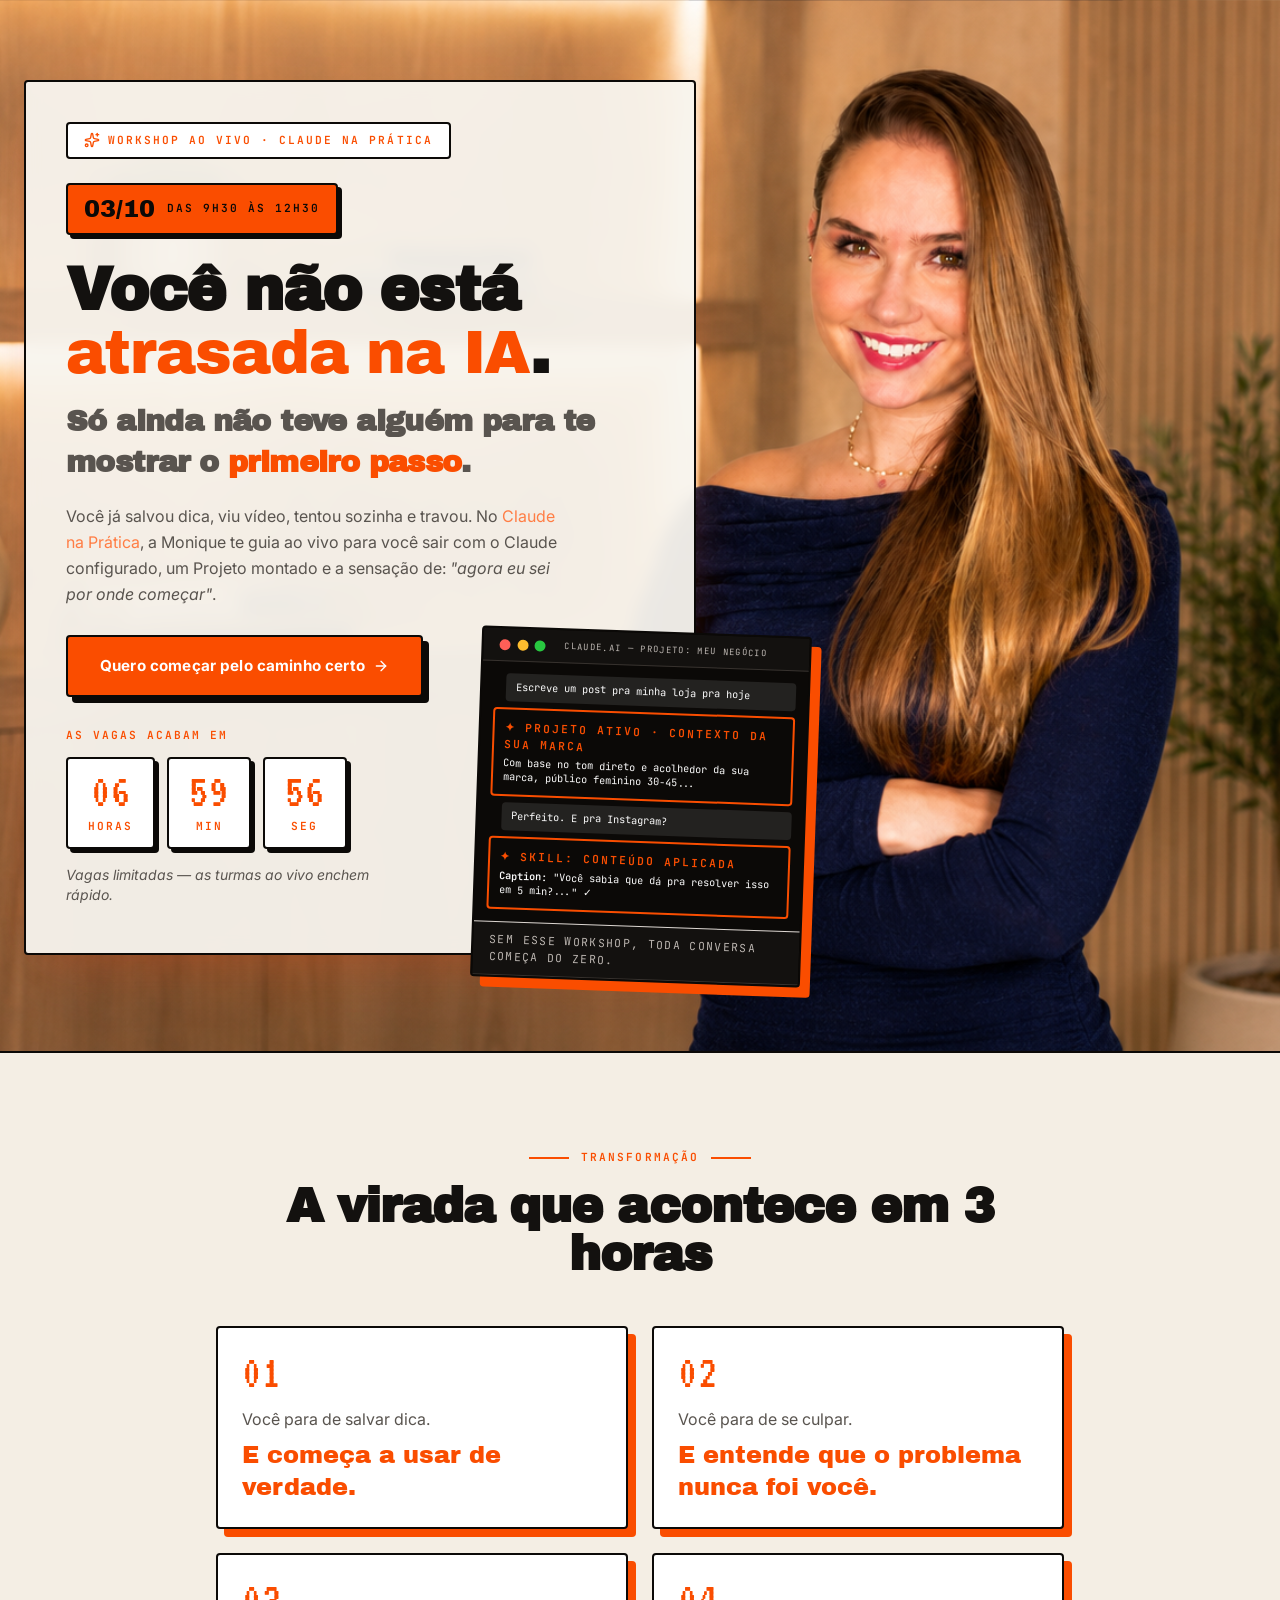
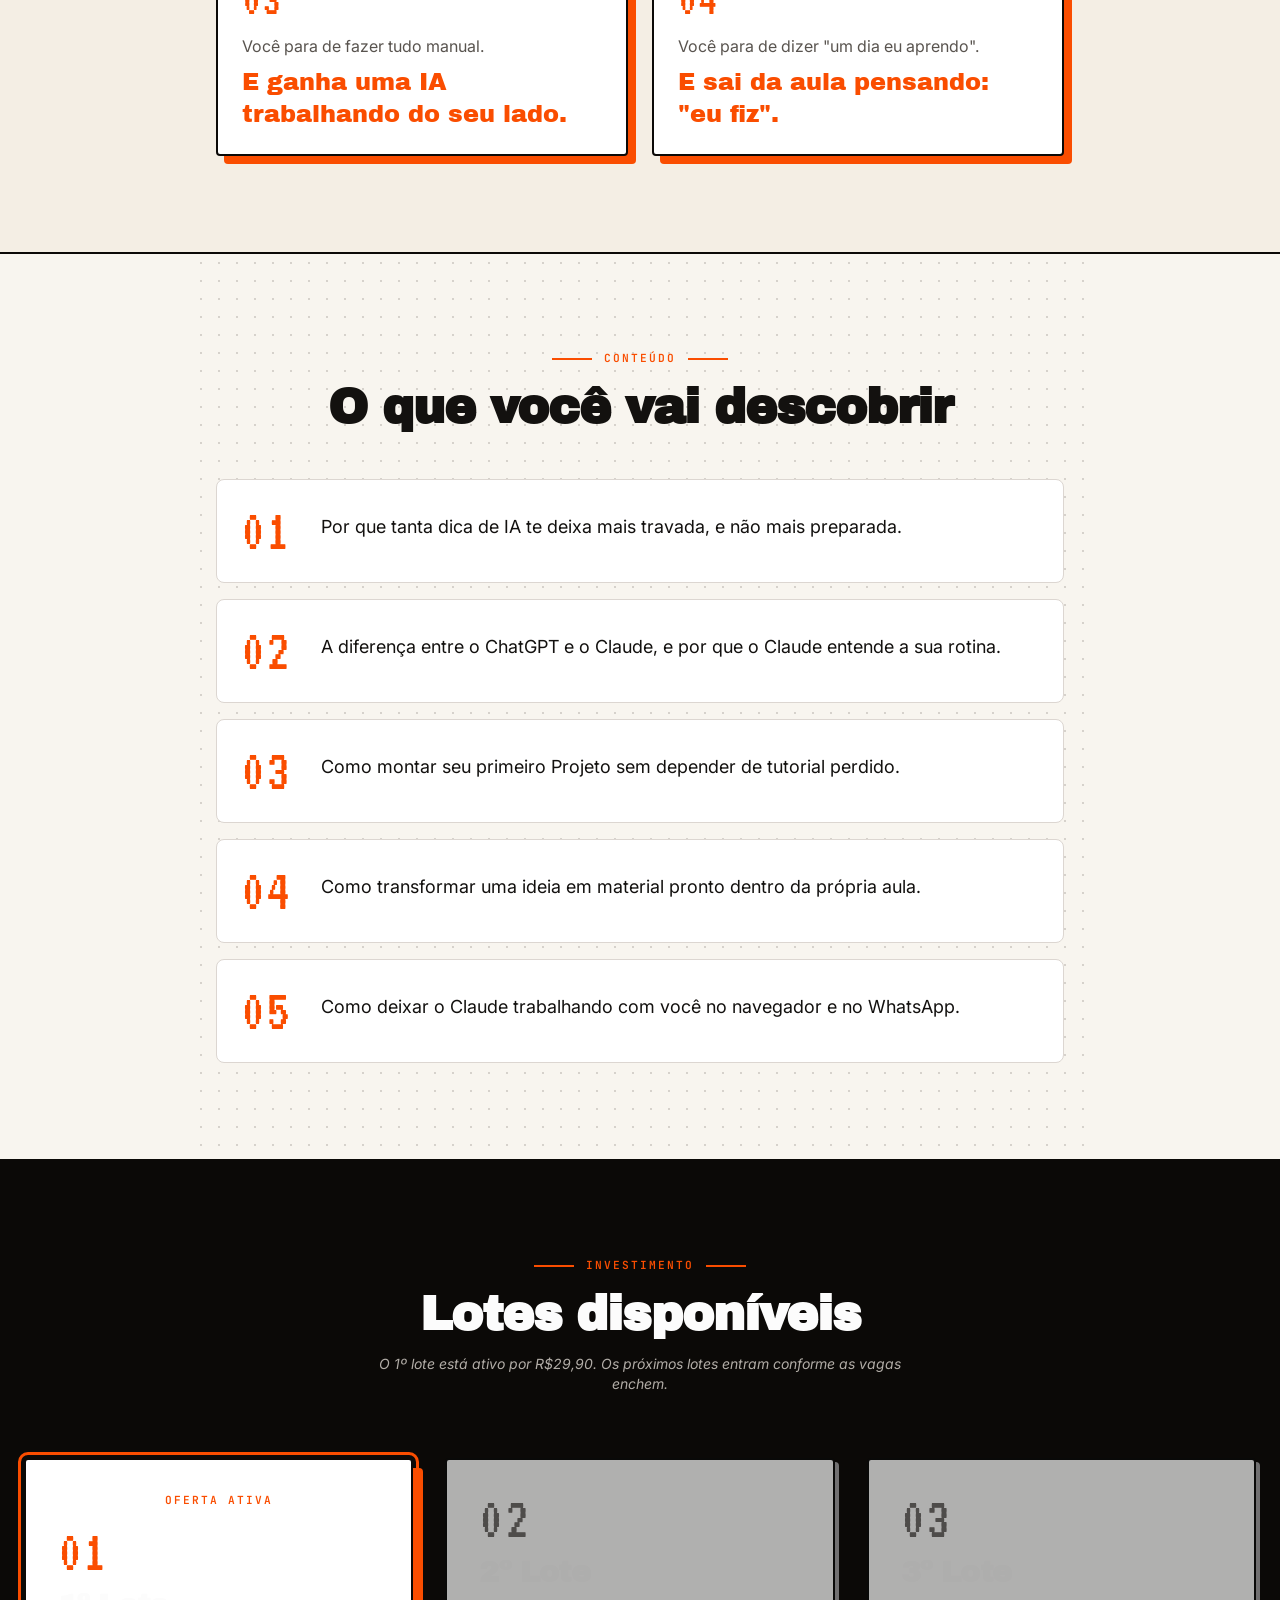
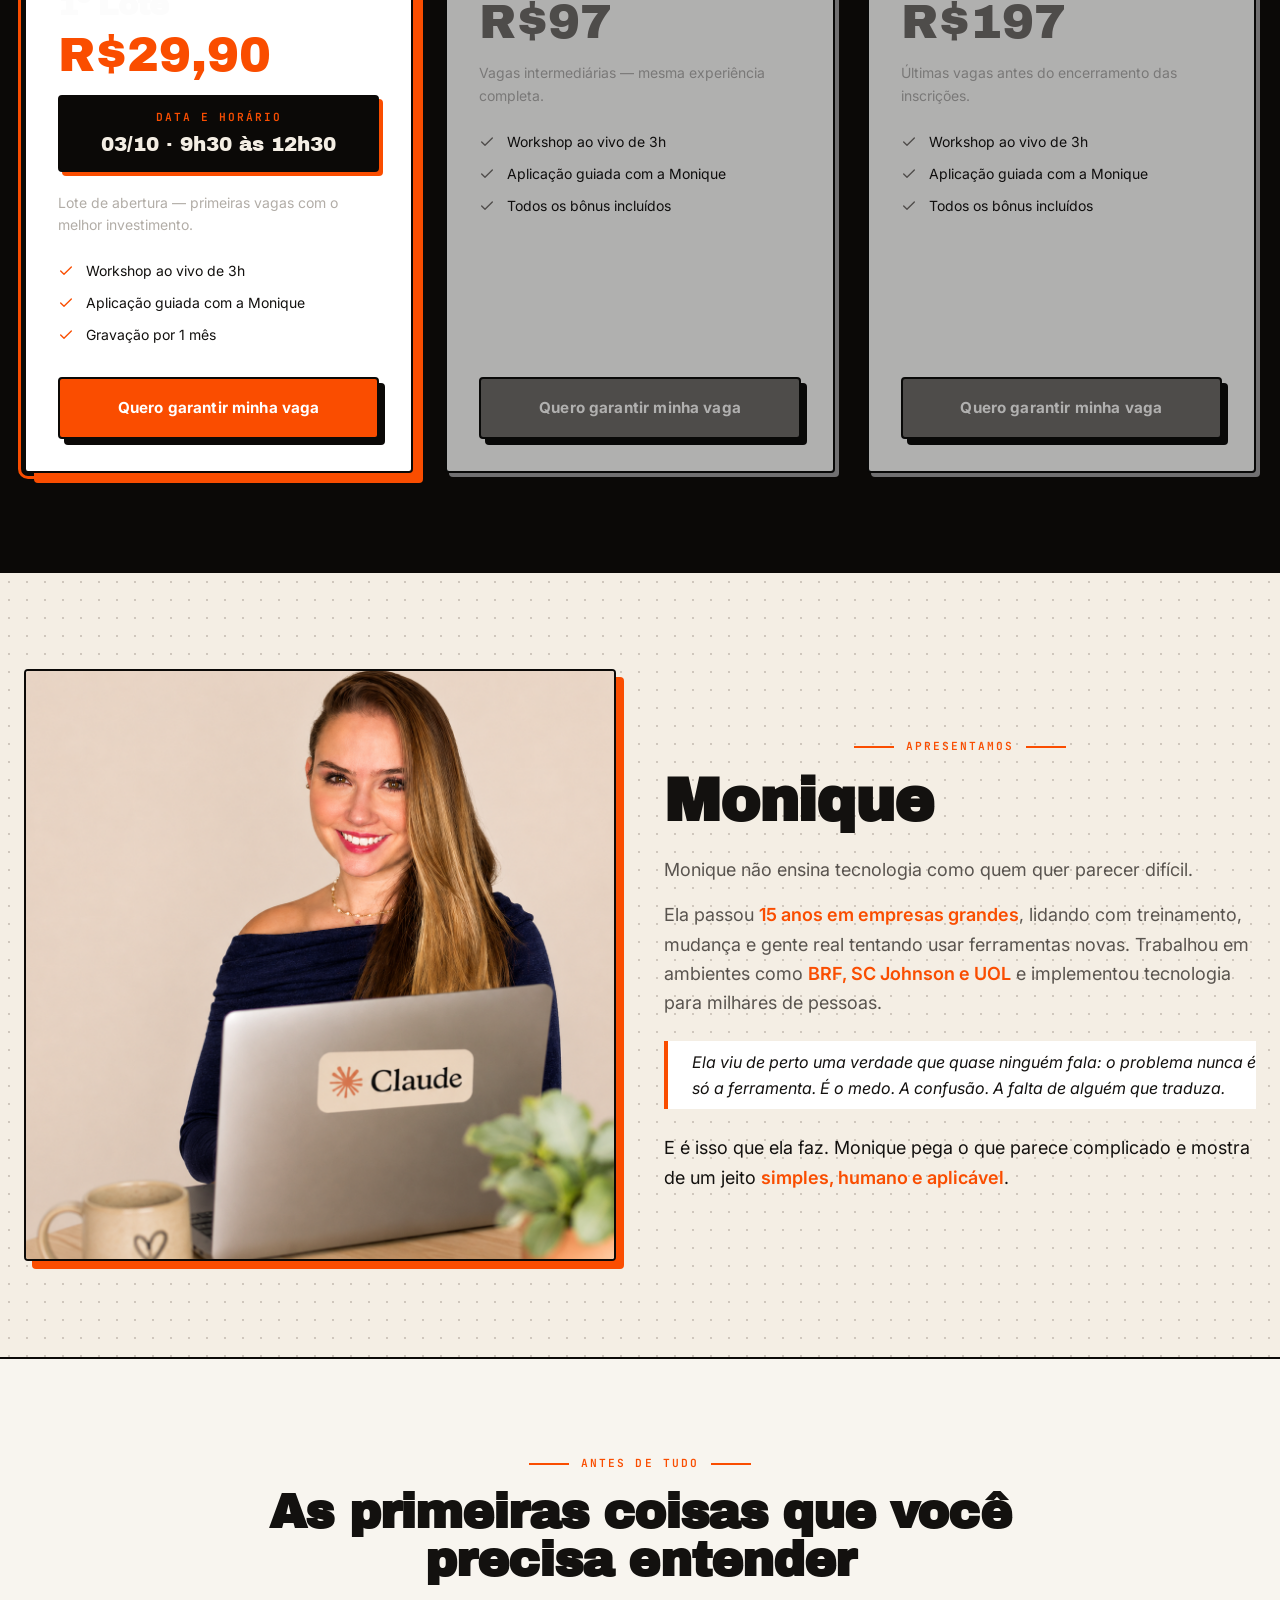
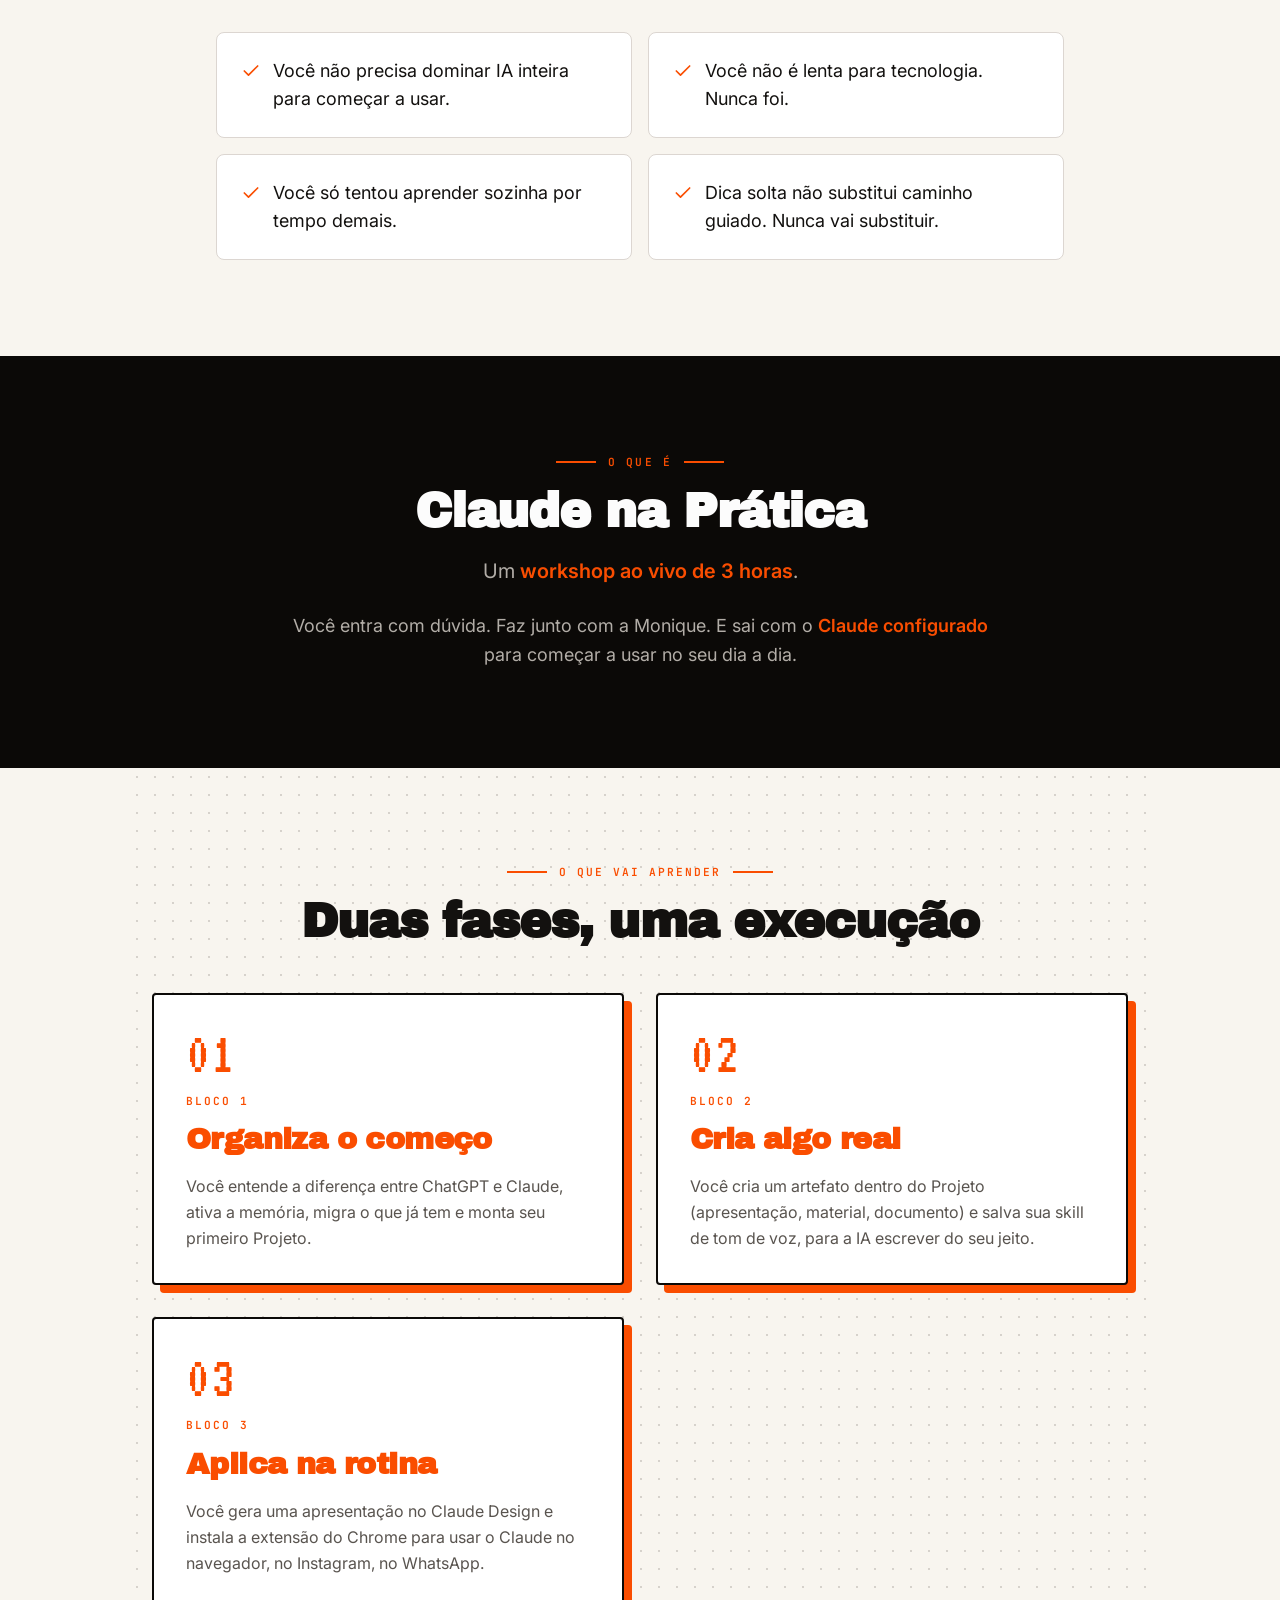
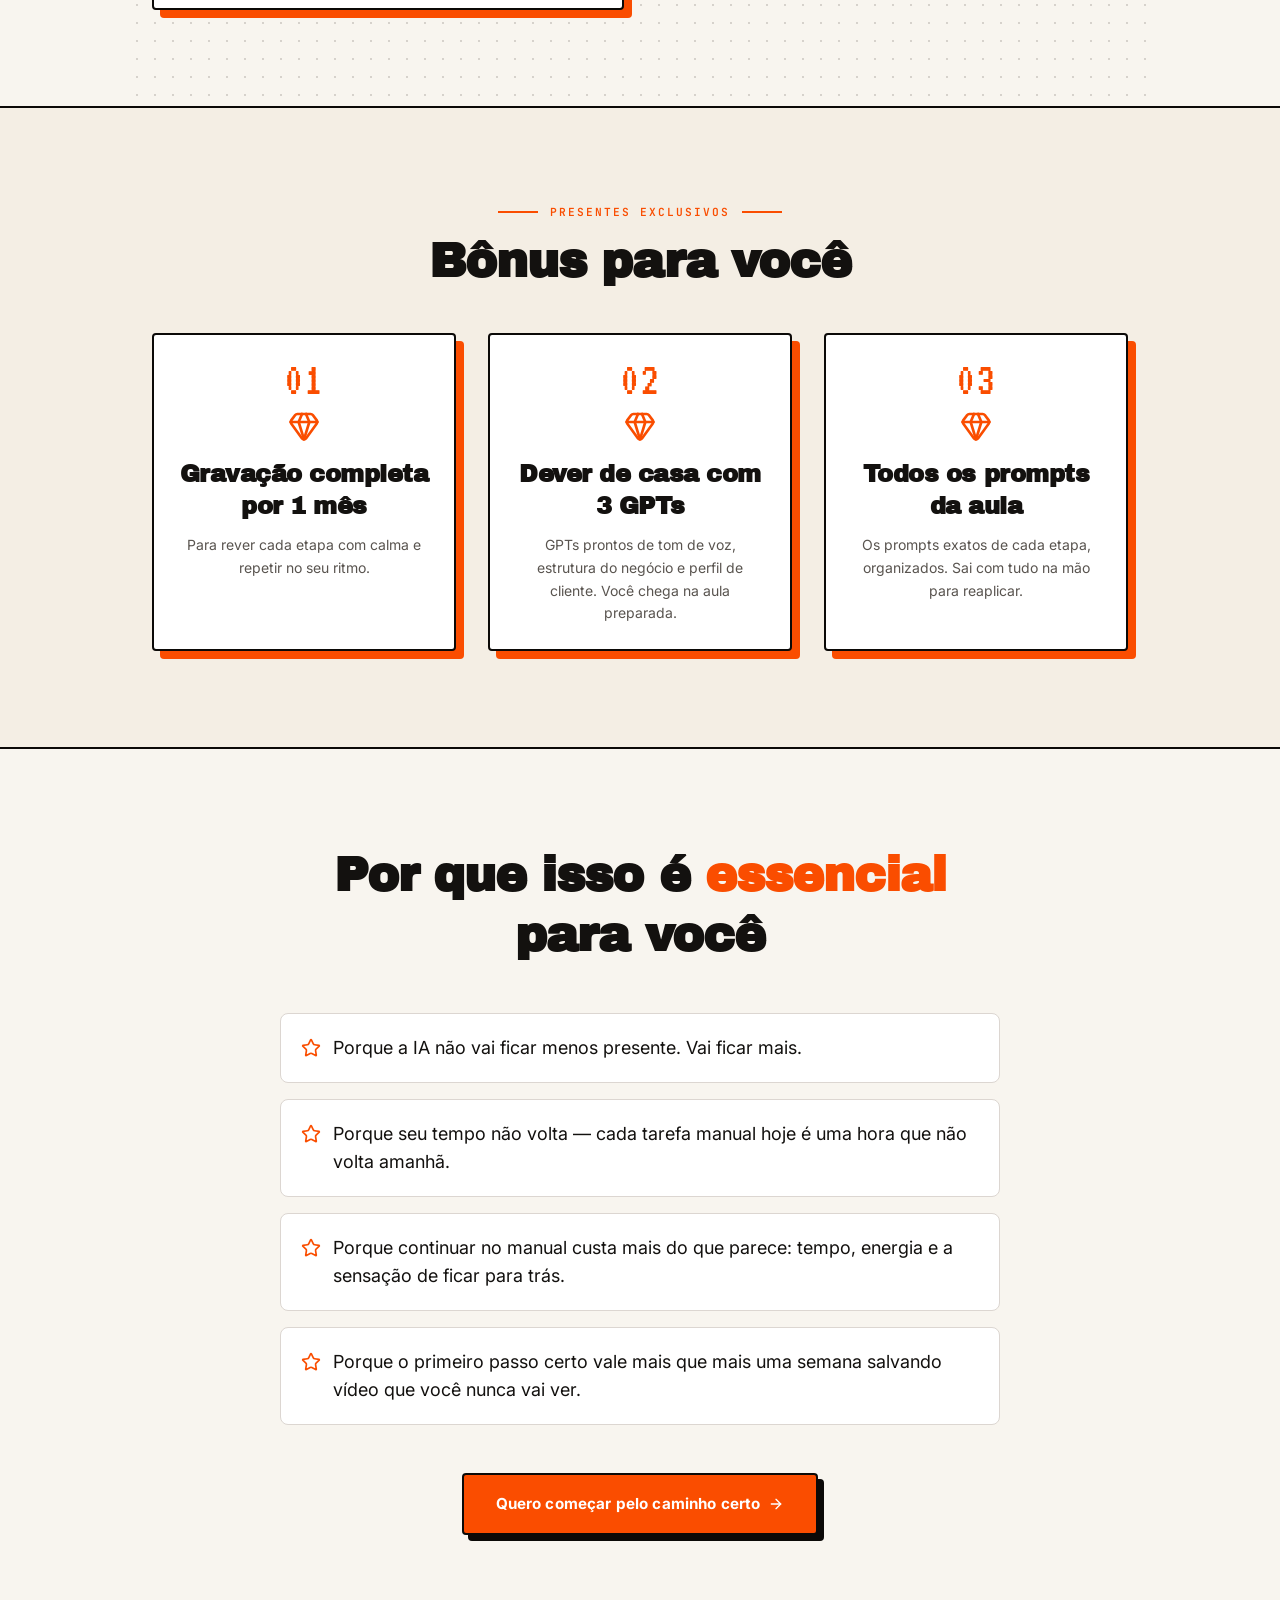
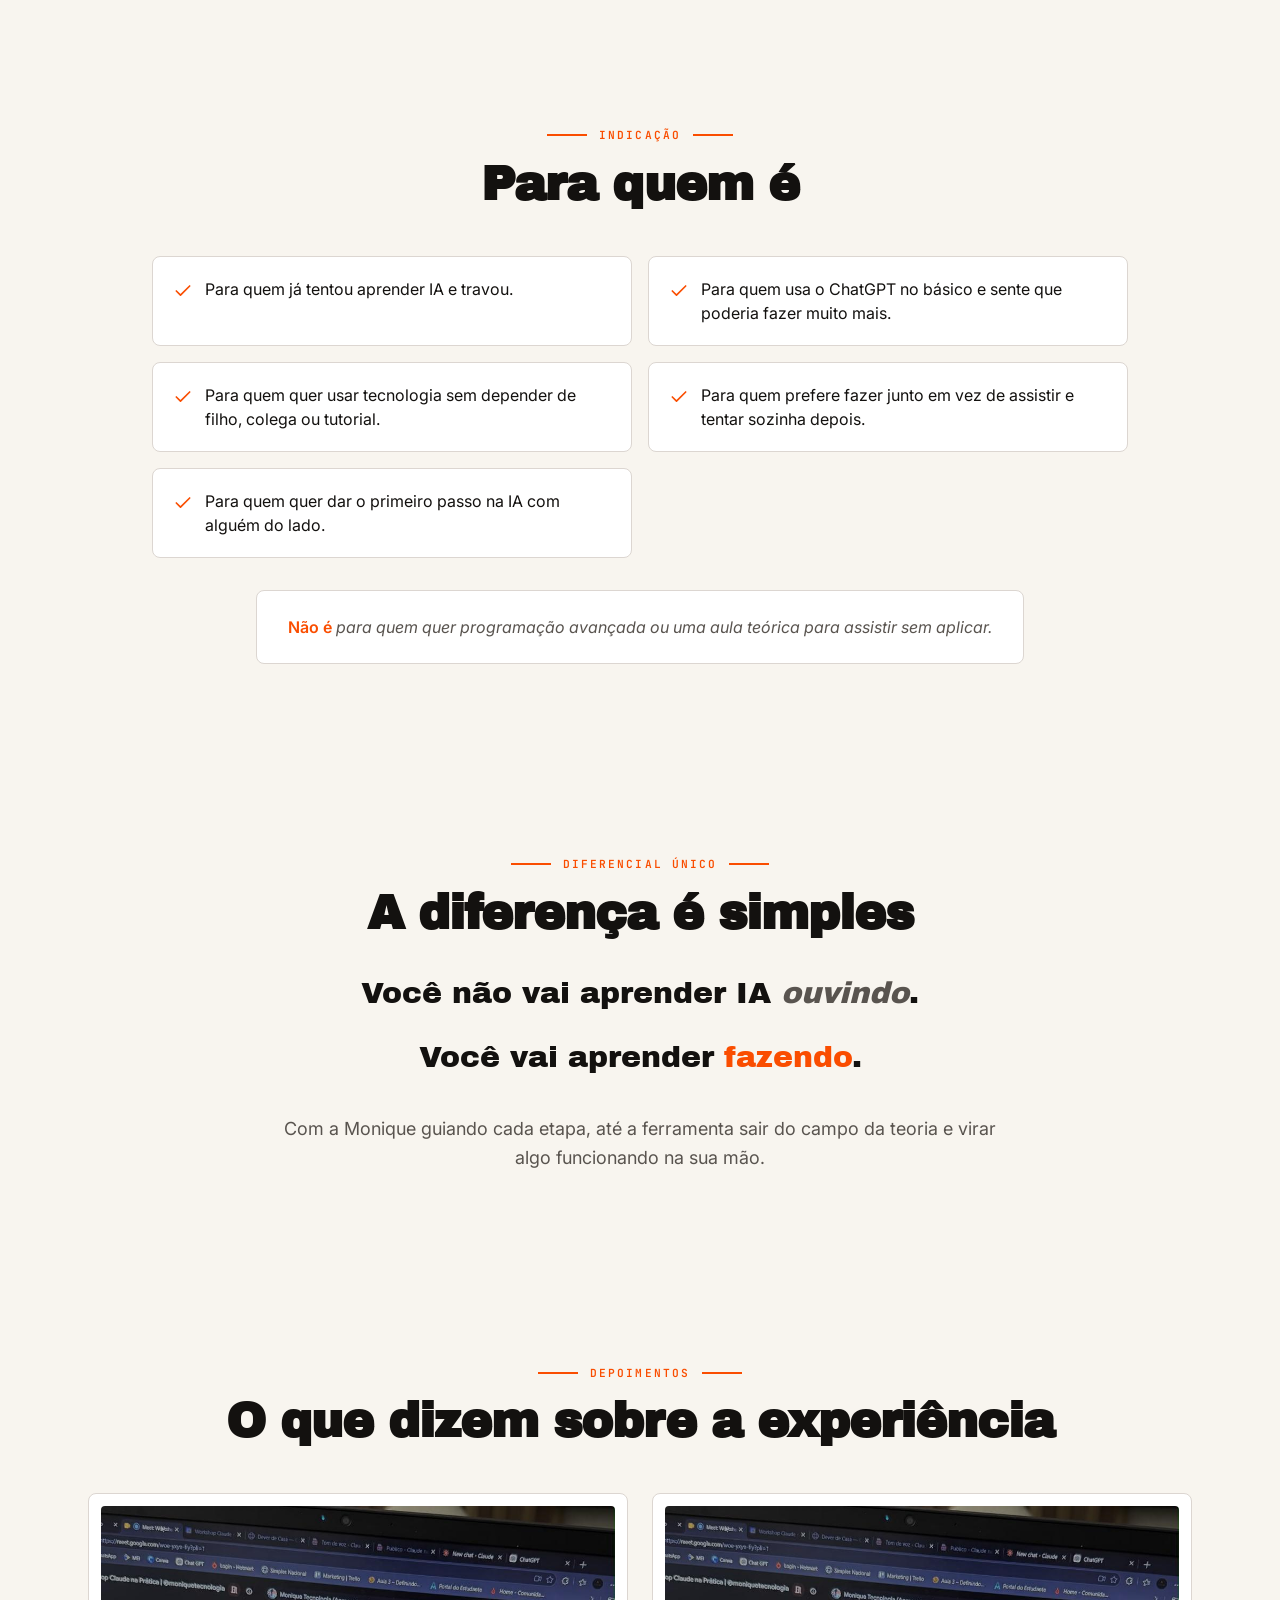
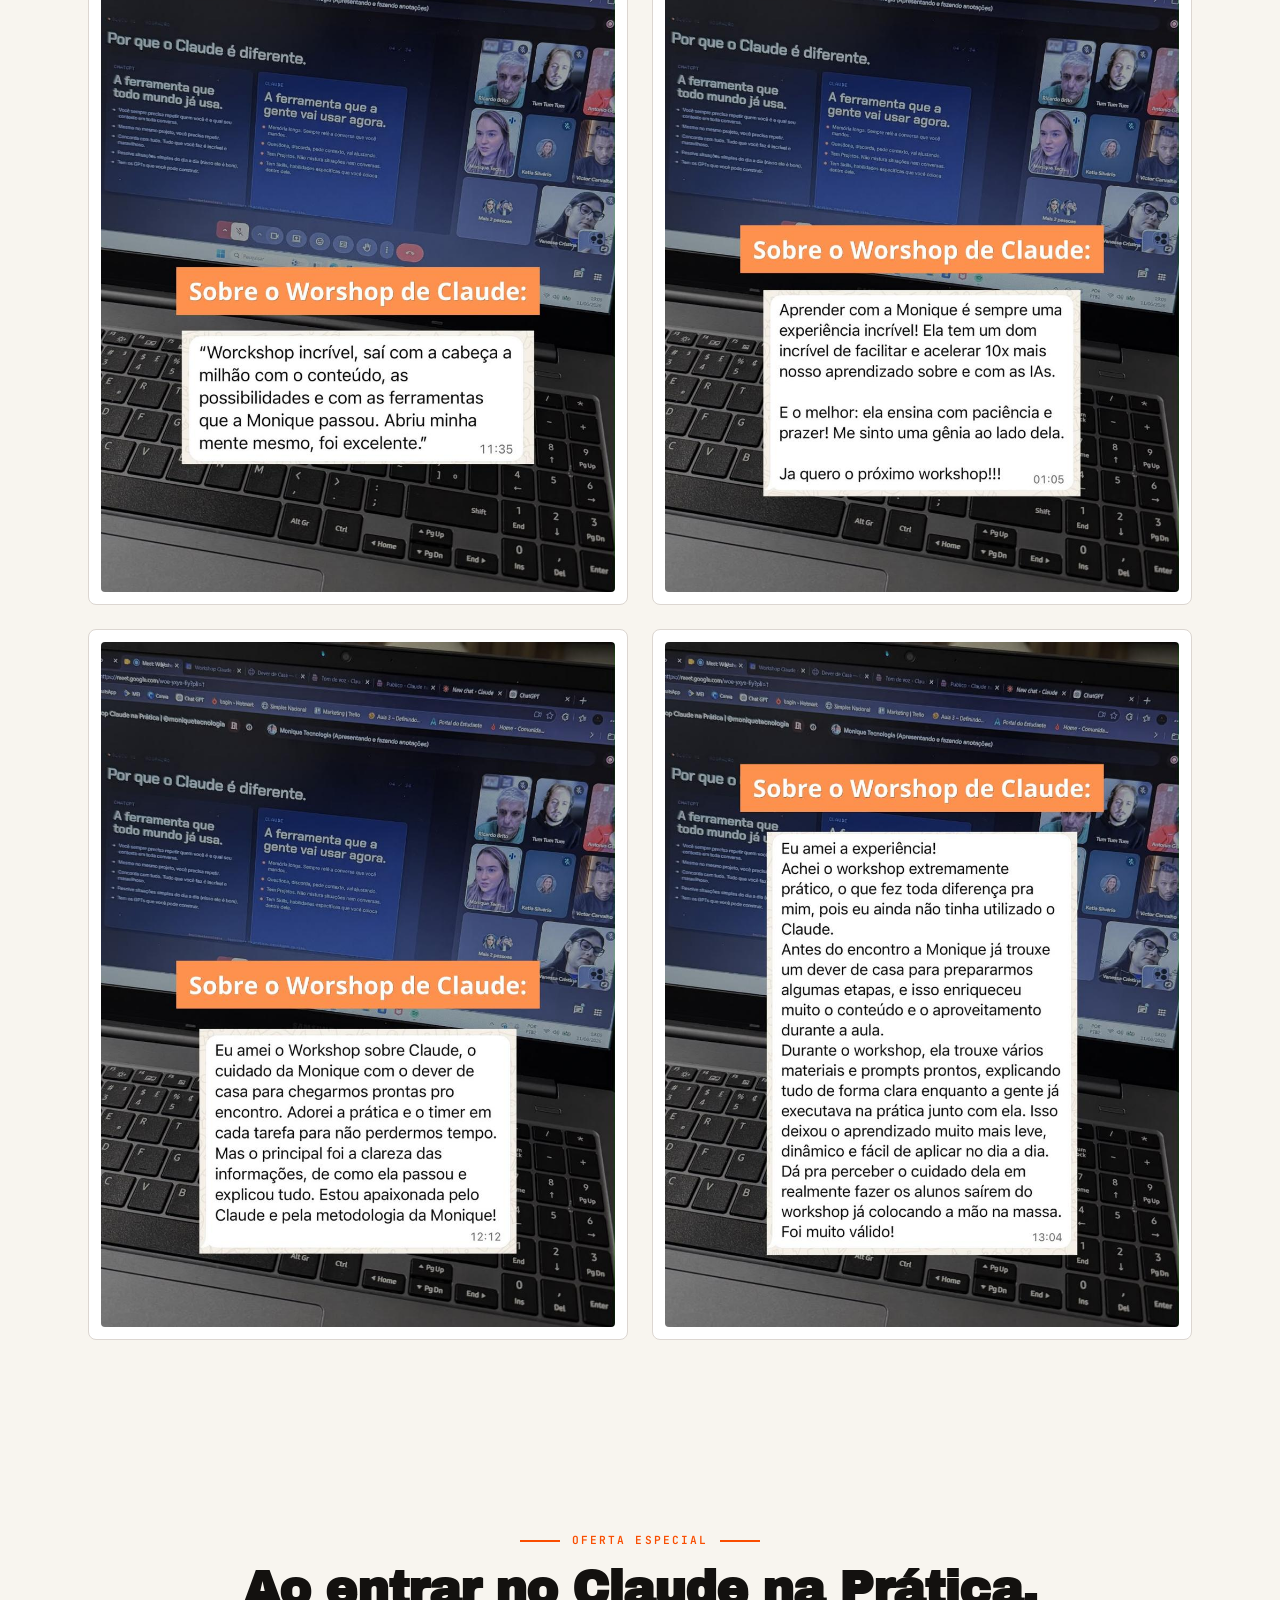
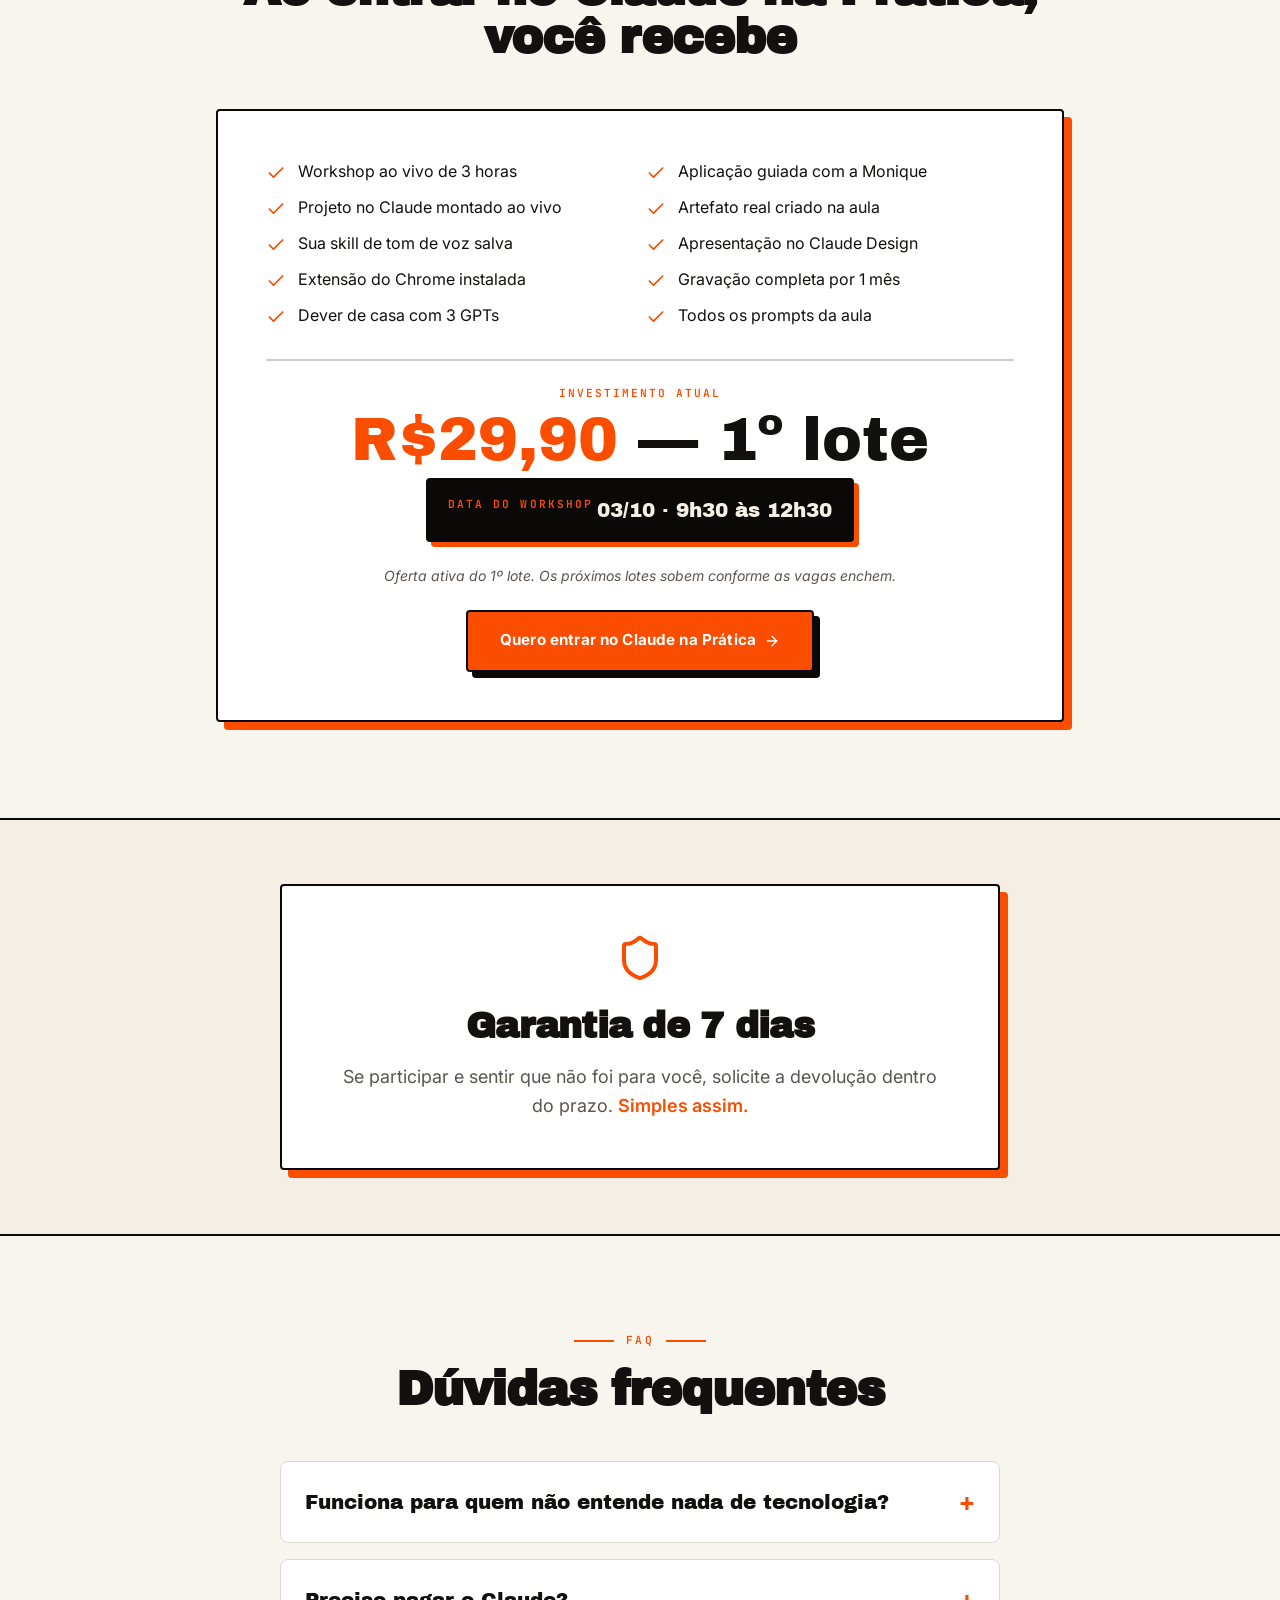
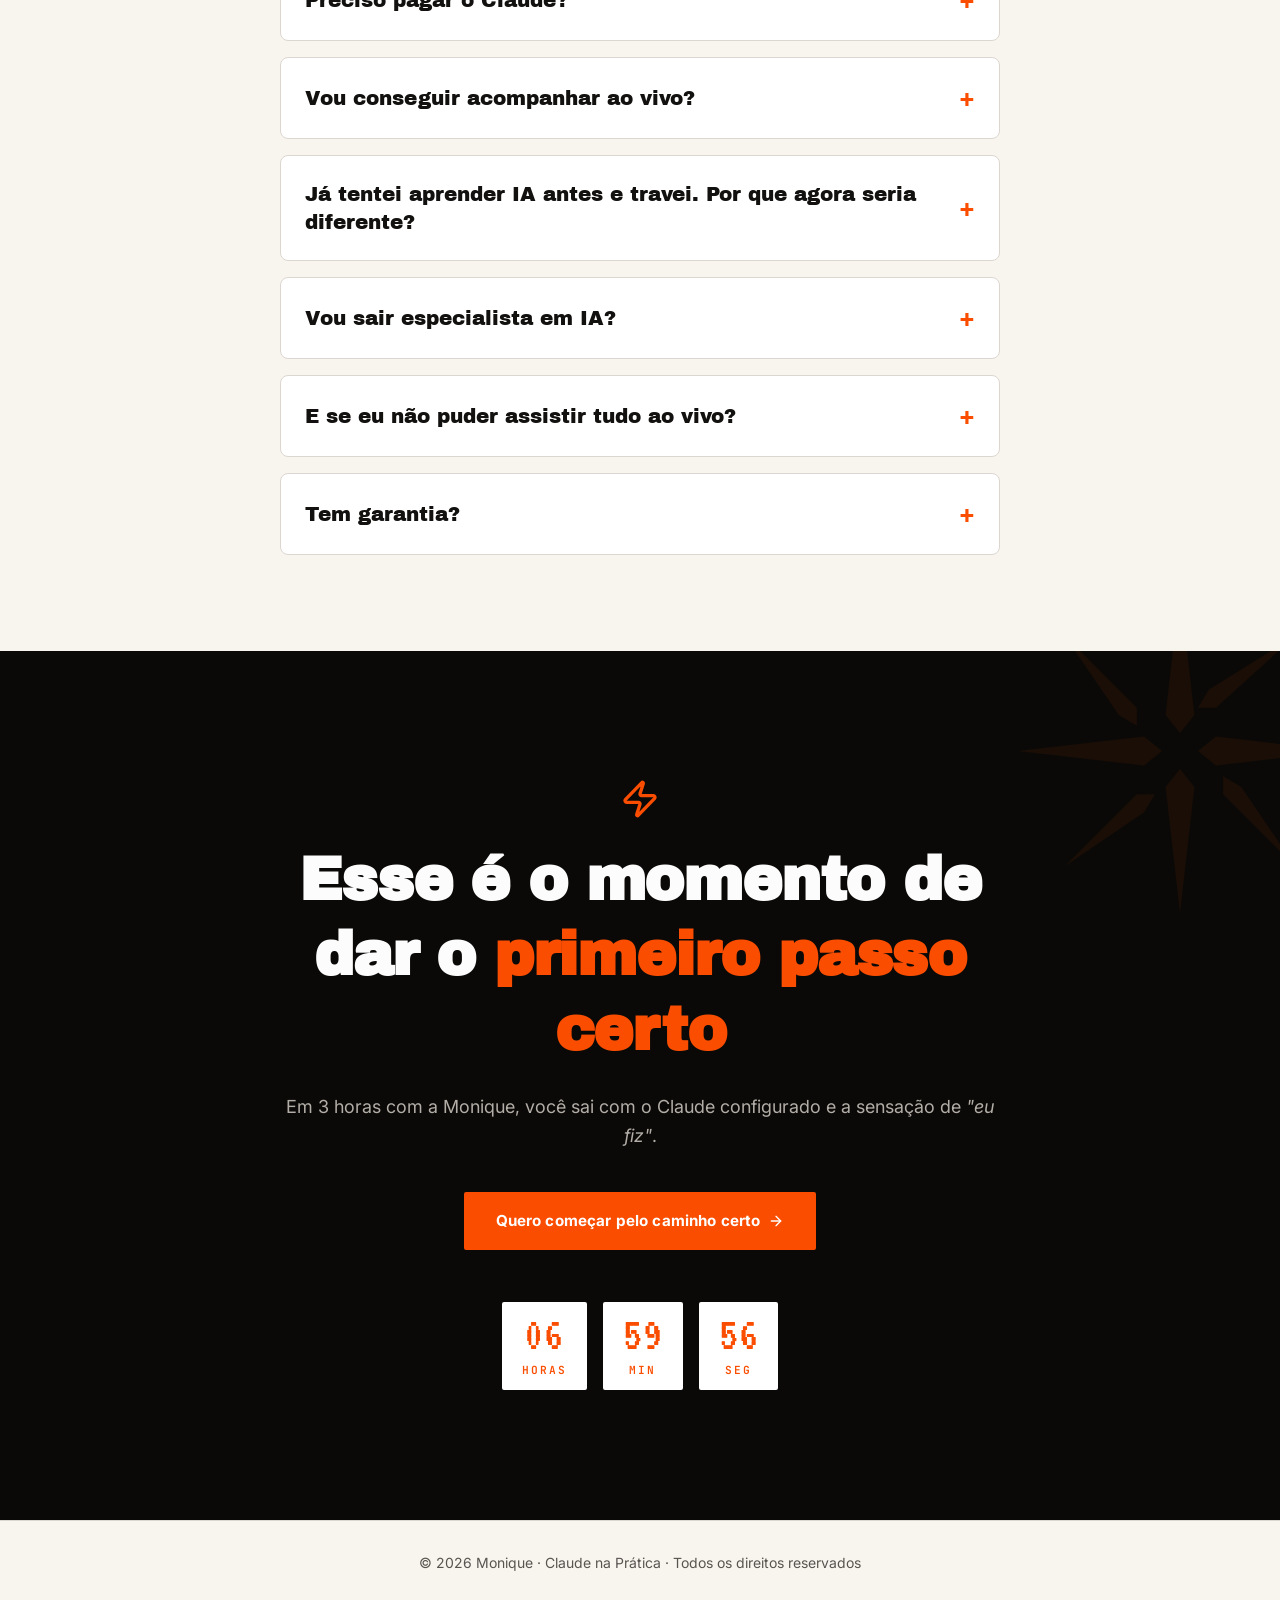
<file: index.html>
<!DOCTYPE html><html lang="en" data-tsd-source="/src/routes/__root.tsx:104:5"><head data-tsd-source="/src/routes/__root.tsx:105:7"><meta charSet="utf-8"/><meta name="viewport" content="width=device-width, initial-scale=1"/><link rel="preload" as="image" href="assets/head.png"/><link rel="preload" as="image" href="assets/apresentacao.png"/><style>/*! tailwindcss v4.2.4 | MIT License | https://tailwindcss.com */
@layer properties {
  @supports (((-webkit-hyphens: none)) and (not (margin-trim: inline))) or ((-moz-orient: inline) and (not (color: rgb(from red r g b)))) {
    *, :before, :after, ::backdrop {
      --tw-translate-x: 0;
      --tw-translate-y: 0;
      --tw-translate-z: 0;
      --tw-scale-x: 1;
      --tw-scale-y: 1;
      --tw-scale-z: 1;
      --tw-rotate-x: initial;
      --tw-rotate-y: initial;
      --tw-rotate-z: initial;
      --tw-skew-x: initial;
      --tw-skew-y: initial;
      --tw-space-y-reverse: 0;
      --tw-space-x-reverse: 0;
      --tw-border-style: solid;
      --tw-leading: initial;
      --tw-font-weight: initial;
      --tw-tracking: initial;
      --tw-ordinal: initial;
      --tw-slashed-zero: initial;
      --tw-numeric-figure: initial;
      --tw-numeric-spacing: initial;
      --tw-numeric-fraction: initial;
      --tw-shadow: 0 0 #0000;
      --tw-shadow-color: initial;
      --tw-shadow-alpha: 100%;
      --tw-inset-shadow: 0 0 #0000;
      --tw-inset-shadow-color: initial;
      --tw-inset-shadow-alpha: 100%;
      --tw-ring-color: initial;
      --tw-ring-shadow: 0 0 #0000;
      --tw-inset-ring-color: initial;
      --tw-inset-ring-shadow: 0 0 #0000;
      --tw-ring-inset: initial;
      --tw-ring-offset-width: 0px;
      --tw-ring-offset-color: #fff;
      --tw-ring-offset-shadow: 0 0 #0000;
      --tw-outline-style: solid;
      --tw-duration: initial;
      --tw-ease: initial;
      --tw-content: "";
      --tw-backdrop-blur: initial;
      --tw-backdrop-brightness: initial;
      --tw-backdrop-contrast: initial;
      --tw-backdrop-grayscale: initial;
      --tw-backdrop-hue-rotate: initial;
      --tw-backdrop-invert: initial;
      --tw-backdrop-opacity: initial;
      --tw-backdrop-saturate: initial;
      --tw-backdrop-sepia: initial;
      --tw-animation-delay: 0s;
      --tw-animation-direction: normal;
      --tw-animation-duration: initial;
      --tw-animation-fill-mode: none;
      --tw-animation-iteration-count: 1;
      --tw-enter-blur: 0;
      --tw-enter-opacity: 1;
      --tw-enter-rotate: 0;
      --tw-enter-scale: 1;
      --tw-enter-translate-x: 0;
      --tw-enter-translate-y: 0;
      --tw-exit-blur: 0;
      --tw-exit-opacity: 1;
      --tw-exit-rotate: 0;
      --tw-exit-scale: 1;
      --tw-exit-translate-x: 0;
      --tw-exit-translate-y: 0;
    }
  }
}

@layer theme {
  :root, :host {
    --font-sans: ui-sans-serif, system-ui, sans-serif, "Apple Color Emoji",
      "Segoe UI Emoji", "Segoe UI Symbol", "Noto Color Emoji";
    --font-mono: "JetBrains Mono", ui-monospace, monospace;
    --color-black: #000;
    --color-white: #fff;
    --spacing: .25rem;
    --container-sm: 24rem;
    --container-md: 28rem;
    --container-lg: 32rem;
    --container-xl: 36rem;
    --container-2xl: 42rem;
    --container-3xl: 48rem;
    --container-4xl: 56rem;
    --container-5xl: 64rem;
    --container-6xl: 72rem;
    --text-xs: .75rem;
    --text-xs--line-height: calc(1 / .75);
    --text-sm: .875rem;
    --text-sm--line-height: calc(1.25 / .875);
    --text-base: 1rem;
    --text-base--line-height: calc(1.5 / 1);
    --text-lg: 1.125rem;
    --text-lg--line-height: calc(1.75 / 1.125);
    --text-xl: 1.25rem;
    --text-xl--line-height: calc(1.75 / 1.25);
    --text-2xl: 1.5rem;
    --text-2xl--line-height: calc(2 / 1.5);
    --text-3xl: 1.875rem;
    --text-3xl--line-height: calc(2.25 / 1.875);
    --text-4xl: 2.25rem;
    --text-4xl--line-height: calc(2.5 / 2.25);
    --text-5xl: 3rem;
    --text-5xl--line-height: 1;
    --text-6xl: 3.75rem;
    --text-6xl--line-height: 1;
    --text-7xl: 4.5rem;
    --text-7xl--line-height: 1;
    --font-weight-normal: 400;
    --font-weight-medium: 500;
    --font-weight-semibold: 600;
    --font-weight-bold: 700;
    --tracking-tight: -.025em;
    --tracking-widest: .1em;
    --leading-tight: 1.25;
    --leading-snug: 1.375;
    --leading-relaxed: 1.625;
    --radius-sm: .25rem;
    --radius-md: .375rem;
    --radius-xl: .75rem;
    --ease-in-out: cubic-bezier(.4, 0, .2, 1);
    --animate-pulse: pulse 2s cubic-bezier(.4, 0, .6, 1) infinite;
    --blur-sm: 8px;
    --aspect-video: 16 / 9;
    --default-transition-duration: .15s;
    --default-transition-timing-function: cubic-bezier(.4, 0, .2, 1);
    --default-font-family: var(--font-sans);
    --default-mono-font-family: "JetBrains Mono", ui-monospace, monospace;
    --color-background: var(--background);
    --color-foreground: var(--foreground);
    --color-gold: var(--gold);
    --color-card: var(--card);
    --color-border: var(--border);
    --font-display: "Archivo Black", "Inter", system-ui, sans-serif;
    --font-body: "Inter", system-ui, sans-serif;
    --font-pixel: "VT323", ui-monospace, monospace;
    --shadow-luxe: 0 20px 60px -20px oklch(65% .22 35 / .35);
  }
}

@layer base {
  *, :after, :before, ::backdrop {
    box-sizing: border-box;
    border: 0 solid;
    margin: 0;
    padding: 0;
  }

  ::file-selector-button {
    box-sizing: border-box;
    border: 0 solid;
    margin: 0;
    padding: 0;
  }

  html, :host {
    -webkit-text-size-adjust: 100%;
    tab-size: 4;
    line-height: 1.5;
    font-family: var(--default-font-family, ui-sans-serif, system-ui, sans-serif, "Apple Color Emoji", "Segoe UI Emoji", "Segoe UI Symbol", "Noto Color Emoji");
    font-feature-settings: var(--default-font-feature-settings, normal);
    font-variation-settings: var(--default-font-variation-settings, normal);
    -webkit-tap-highlight-color: transparent;
  }

  hr {
    height: 0;
    color: inherit;
    border-top-width: 1px;
  }

  abbr:where([title]) {
    -webkit-text-decoration: underline dotted;
    text-decoration: underline dotted;
  }

  h1, h2, h3, h4, h5, h6 {
    font-size: inherit;
    font-weight: inherit;
  }

  a {
    color: inherit;
    -webkit-text-decoration: inherit;
    -webkit-text-decoration: inherit;
    text-decoration: inherit;
  }

  b, strong {
    font-weight: bolder;
  }

  code, kbd, samp, pre {
    font-family: var(--default-mono-font-family, ui-monospace, SFMono-Regular, Menlo, Monaco, Consolas, "Liberation Mono", "Courier New", monospace);
    font-feature-settings: var(--default-mono-font-feature-settings, normal);
    font-variation-settings: var(--default-mono-font-variation-settings, normal);
    font-size: 1em;
  }

  small {
    font-size: 80%;
  }

  sub, sup {
    vertical-align: baseline;
    font-size: 75%;
    line-height: 0;
    position: relative;
  }

  sub {
    bottom: -.25em;
  }

  sup {
    top: -.5em;
  }

  table {
    text-indent: 0;
    border-color: inherit;
    border-collapse: collapse;
  }

  :-moz-focusring {
    outline: auto;
  }

  progress {
    vertical-align: baseline;
  }

  summary {
    display: list-item;
  }

  ol, ul, menu {
    list-style: none;
  }

  img, svg, video, canvas, audio, iframe, embed, object {
    vertical-align: middle;
    display: block;
  }

  img, video {
    max-width: 100%;
    height: auto;
  }

  button, input, select, optgroup, textarea {
    font: inherit;
    font-feature-settings: inherit;
    font-variation-settings: inherit;
    letter-spacing: inherit;
    color: inherit;
    opacity: 1;
    background-color: #0000;
    border-radius: 0;
  }

  ::file-selector-button {
    font: inherit;
    font-feature-settings: inherit;
    font-variation-settings: inherit;
    letter-spacing: inherit;
    color: inherit;
    opacity: 1;
    background-color: #0000;
    border-radius: 0;
  }

  :where(select:is([multiple], [size])) optgroup {
    font-weight: bolder;
  }

  :where(select:is([multiple], [size])) optgroup option {
    padding-inline-start: 20px;
  }

  ::file-selector-button {
    margin-inline-end: 4px;
  }

  ::placeholder {
    opacity: 1;
  }

  @supports (not ((-webkit-appearance: -apple-pay-button))) or (contain-intrinsic-size: 1px) {
    ::placeholder {
      color: currentColor;
    }

    @supports (color: color-mix(in lab, red, red)) {
      ::placeholder {
        color: color-mix(in oklab, currentcolor 50%, transparent);
      }
    }
  }

  textarea {
    resize: vertical;
  }

  ::-webkit-search-decoration {
    -webkit-appearance: none;
  }

  ::-webkit-date-and-time-value {
    min-height: 1lh;
    text-align: inherit;
  }

  ::-webkit-datetime-edit {
    display: inline-flex;
  }

  ::-webkit-datetime-edit-fields-wrapper {
    padding: 0;
  }

  ::-webkit-datetime-edit {
    padding-block: 0;
  }

  ::-webkit-datetime-edit-year-field {
    padding-block: 0;
  }

  ::-webkit-datetime-edit-month-field {
    padding-block: 0;
  }

  ::-webkit-datetime-edit-day-field {
    padding-block: 0;
  }

  ::-webkit-datetime-edit-hour-field {
    padding-block: 0;
  }

  ::-webkit-datetime-edit-minute-field {
    padding-block: 0;
  }

  ::-webkit-datetime-edit-second-field {
    padding-block: 0;
  }

  ::-webkit-datetime-edit-millisecond-field {
    padding-block: 0;
  }

  ::-webkit-datetime-edit-meridiem-field {
    padding-block: 0;
  }

  ::-webkit-calendar-picker-indicator {
    line-height: 1;
  }

  :-moz-ui-invalid {
    box-shadow: none;
  }

  button, input:where([type="button"], [type="reset"], [type="submit"]) {
    appearance: button;
  }

  ::file-selector-button {
    appearance: button;
  }

  ::-webkit-inner-spin-button {
    height: auto;
  }

  ::-webkit-outer-spin-button {
    height: auto;
  }

  [hidden]:where(:not([hidden="until-found"])) {
    display: none !important;
  }

  * {
    border-color: var(--color-border);
  }

  html {
    scroll-behavior: smooth;
  }

  body {
    background-color: var(--color-background);
    color: var(--color-foreground);
    font-family: var(--font-body);
  }

  h1, h2, h3, h4 {
    font-family: var(--font-display);
    letter-spacing: -.02em;
    font-weight: 900;
    line-height: 1;
  }
}

@layer components;

@layer utilities {
  .pointer-events-none {
    pointer-events: none;
  }

  .invisible {
    visibility: hidden;
  }

  .sr-only {
    clip-path: inset(50%);
    white-space: nowrap;
    border-width: 0;
    width: 1px;
    height: 1px;
    margin: -1px;
    padding: 0;
    position: absolute;
    overflow: hidden;
  }

  .absolute {
    position: absolute;
  }

  .fixed {
    position: fixed;
  }

  .relative {
    position: relative;
  }

  .inset-0 {
    inset: calc(var(--spacing) * 0);
  }

  .inset-x-0 {
    inset-inline: calc(var(--spacing) * 0);
  }

  .inset-y-0 {
    inset-block: calc(var(--spacing) * 0);
  }

  .start {
    inset-inline-start: var(--spacing);
  }

  .-top-12 {
    top: calc(var(--spacing) * -12);
  }

  .top-0 {
    top: calc(var(--spacing) * 0);
  }

  .top-1\.5 {
    top: calc(var(--spacing) * 1.5);
  }

  .top-1\/2 {
    top: 50%;
  }

  .top-3\.5 {
    top: calc(var(--spacing) * 3.5);
  }

  .top-4 {
    top: calc(var(--spacing) * 4);
  }

  .top-\[1px\] {
    top: 1px;
  }

  .top-\[50\%\] {
    top: 50%;
  }

  .top-\[60\%\] {
    top: 60%;
  }

  .top-full {
    top: 100%;
  }

  .-right-12 {
    right: calc(var(--spacing) * -12);
  }

  .right-0 {
    right: calc(var(--spacing) * 0);
  }

  .right-1 {
    right: calc(var(--spacing) * 1);
  }

  .right-2 {
    right: calc(var(--spacing) * 2);
  }

  .right-3 {
    right: calc(var(--spacing) * 3);
  }

  .right-4 {
    right: calc(var(--spacing) * 4);
  }

  .-bottom-12 {
    bottom: calc(var(--spacing) * -12);
  }

  .bottom-0 {
    bottom: calc(var(--spacing) * 0);
  }

  .-left-12 {
    left: calc(var(--spacing) * -12);
  }

  .left-0 {
    left: calc(var(--spacing) * 0);
  }

  .left-1\/2 {
    left: 50%;
  }

  .left-2 {
    left: calc(var(--spacing) * 2);
  }

  .left-\[50\%\] {
    left: 50%;
  }

  .z-10 {
    z-index: 10;
  }

  .z-20 {
    z-index: 20;
  }

  .z-50 {
    z-index: 50;
  }

  .z-\[1\] {
    z-index: 1;
  }

  .order-1 {
    order: 1;
  }

  .order-2 {
    order: 2;
  }

  .container {
    width: 100%;
  }

  @media (width >= 40rem) {
    .container {
      max-width: 40rem;
    }
  }

  @media (width >= 48rem) {
    .container {
      max-width: 48rem;
    }
  }

  @media (width >= 64rem) {
    .container {
      max-width: 64rem;
    }
  }

  @media (width >= 80rem) {
    .container {
      max-width: 80rem;
    }
  }

  @media (width >= 96rem) {
    .container {
      max-width: 96rem;
    }
  }

  .-mx-1 {
    margin-inline: calc(var(--spacing) * -1);
  }

  .mx-2 {
    margin-inline: calc(var(--spacing) * 2);
  }

  .mx-3\.5 {
    margin-inline: calc(var(--spacing) * 3.5);
  }

  .mx-auto {
    margin-inline: auto;
  }

  .my-0\.5 {
    margin-block: calc(var(--spacing) * .5);
  }

  .my-1 {
    margin-block: calc(var(--spacing) * 1);
  }

  .my-6 {
    margin-block: calc(var(--spacing) * 6);
  }

  .-mt-4 {
    margin-top: calc(var(--spacing) * -4);
  }

  .mt-0\.5 {
    margin-top: calc(var(--spacing) * .5);
  }

  .mt-1 {
    margin-top: calc(var(--spacing) * 1);
  }

  .mt-1\.5 {
    margin-top: calc(var(--spacing) * 1.5);
  }

  .mt-2 {
    margin-top: calc(var(--spacing) * 2);
  }

  .mt-4 {
    margin-top: calc(var(--spacing) * 4);
  }

  .mt-6 {
    margin-top: calc(var(--spacing) * 6);
  }

  .mt-8 {
    margin-top: calc(var(--spacing) * 8);
  }

  .mt-10 {
    margin-top: calc(var(--spacing) * 10);
  }

  .mt-12 {
    margin-top: calc(var(--spacing) * 12);
  }

  .mt-24 {
    margin-top: calc(var(--spacing) * 24);
  }

  .mt-auto {
    margin-top: auto;
  }

  .mr-2 {
    margin-right: calc(var(--spacing) * 2);
  }

  .mb-1 {
    margin-bottom: calc(var(--spacing) * 1);
  }

  .mb-2 {
    margin-bottom: calc(var(--spacing) * 2);
  }

  .mb-3 {
    margin-bottom: calc(var(--spacing) * 3);
  }

  .mb-4 {
    margin-bottom: calc(var(--spacing) * 4);
  }

  .mb-5 {
    margin-bottom: calc(var(--spacing) * 5);
  }

  .mb-6 {
    margin-bottom: calc(var(--spacing) * 6);
  }

  .mb-7 {
    margin-bottom: calc(var(--spacing) * 7);
  }

  .mb-8 {
    margin-bottom: calc(var(--spacing) * 8);
  }

  .mb-10 {
    margin-bottom: calc(var(--spacing) * 10);
  }

  .mb-12 {
    margin-bottom: calc(var(--spacing) * 12);
  }

  .mb-16 {
    margin-bottom: calc(var(--spacing) * 16);
  }

  .-ml-4 {
    margin-left: calc(var(--spacing) * -4);
  }

  .ml-1 {
    margin-left: calc(var(--spacing) * 1);
  }

  .ml-3 {
    margin-left: calc(var(--spacing) * 3);
  }

  .ml-auto {
    margin-left: auto;
  }

  .block {
    display: block;
  }

  .flex {
    display: flex;
  }

  .grid {
    display: grid;
  }

  .hidden {
    display: none;
  }

  .inline-flex {
    display: inline-flex;
  }

  .table {
    display: table;
  }

  .aspect-\[4\/5\] {
    aspect-ratio: 4 / 5;
  }

  .aspect-square {
    aspect-ratio: 1;
  }

  .aspect-video {
    aspect-ratio: var(--aspect-video);
  }

  .size-\(--cell-size\) {
    width: var(--cell-size);
    height: var(--cell-size);
  }

  .size-4 {
    width: calc(var(--spacing) * 4);
    height: calc(var(--spacing) * 4);
  }

  .h-\(--cell-size\) {
    height: var(--cell-size);
  }

  .h-1\.5 {
    height: calc(var(--spacing) * 1.5);
  }

  .h-2 {
    height: calc(var(--spacing) * 2);
  }

  .h-2\.5 {
    height: calc(var(--spacing) * 2.5);
  }

  .h-3 {
    height: calc(var(--spacing) * 3);
  }

  .h-3\.5 {
    height: calc(var(--spacing) * 3.5);
  }

  .h-4 {
    height: calc(var(--spacing) * 4);
  }

  .h-5 {
    height: calc(var(--spacing) * 5);
  }

  .h-7 {
    height: calc(var(--spacing) * 7);
  }

  .h-8 {
    height: calc(var(--spacing) * 8);
  }

  .h-9 {
    height: calc(var(--spacing) * 9);
  }

  .h-10 {
    height: calc(var(--spacing) * 10);
  }

  .h-12 {
    height: calc(var(--spacing) * 12);
  }

  .h-\[1px\] {
    height: 1px;
  }

  .h-\[var\(--radix-navigation-menu-viewport-height\)\] {
    height: var(--radix-navigation-menu-viewport-height);
  }

  .h-\[var\(--radix-select-trigger-height\)\] {
    height: var(--radix-select-trigger-height);
  }

  .h-auto {
    height: auto;
  }

  .h-full {
    height: 100%;
  }

  .h-px {
    height: 1px;
  }

  .h-svh {
    height: 100svh;
  }

  .max-h-\(--radix-context-menu-content-available-height\) {
    max-height: var(--radix-context-menu-content-available-height);
  }

  .max-h-\(--radix-select-content-available-height\) {
    max-height: var(--radix-select-content-available-height);
  }

  .max-h-\[300px\] {
    max-height: 300px;
  }

  .max-h-\[var\(--radix-dropdown-menu-content-available-height\)\] {
    max-height: var(--radix-dropdown-menu-content-available-height);
  }

  .min-h-0 {
    min-height: calc(var(--spacing) * 0);
  }

  .min-h-\[60px\] {
    min-height: 60px;
  }

  .min-h-screen {
    min-height: 100vh;
  }

  .min-h-svh {
    min-height: 100svh;
  }

  .w-\(--cell-size\) {
    width: var(--cell-size);
  }

  .w-\(--sidebar-width\) {
    width: var(--sidebar-width);
  }

  .w-0 {
    width: calc(var(--spacing) * 0);
  }

  .w-1 {
    width: calc(var(--spacing) * 1);
  }

  .w-2 {
    width: calc(var(--spacing) * 2);
  }

  .w-2\.5 {
    width: calc(var(--spacing) * 2.5);
  }

  .w-3 {
    width: calc(var(--spacing) * 3);
  }

  .w-3\.5 {
    width: calc(var(--spacing) * 3.5);
  }

  .w-3\/4 {
    width: 75%;
  }

  .w-4 {
    width: calc(var(--spacing) * 4);
  }

  .w-5 {
    width: calc(var(--spacing) * 5);
  }

  .w-7 {
    width: calc(var(--spacing) * 7);
  }

  .w-8 {
    width: calc(var(--spacing) * 8);
  }

  .w-9 {
    width: calc(var(--spacing) * 9);
  }

  .w-10 {
    width: calc(var(--spacing) * 10);
  }

  .w-12 {
    width: calc(var(--spacing) * 12);
  }

  .w-16 {
    width: calc(var(--spacing) * 16);
  }

  .w-64 {
    width: calc(var(--spacing) * 64);
  }

  .w-72 {
    width: calc(var(--spacing) * 72);
  }

  .w-\[1px\] {
    width: 1px;
  }

  .w-\[100px\] {
    width: 100px;
  }

  .w-auto {
    width: auto;
  }

  .w-fit {
    width: fit-content;
  }

  .w-full {
    width: 100%;
  }

  .w-max {
    width: max-content;
  }

  .w-px {
    width: 1px;
  }

  .max-w-\(--skeleton-width\) {
    max-width: var(--skeleton-width);
  }

  .max-w-2xl {
    max-width: var(--container-2xl);
  }

  .max-w-3xl {
    max-width: var(--container-3xl);
  }

  .max-w-4xl {
    max-width: var(--container-4xl);
  }

  .max-w-5xl {
    max-width: var(--container-5xl);
  }

  .max-w-6xl {
    max-width: var(--container-6xl);
  }

  .max-w-lg {
    max-width: var(--container-lg);
  }

  .max-w-max {
    max-width: max-content;
  }

  .max-w-md {
    max-width: var(--container-md);
  }

  .max-w-xl {
    max-width: var(--container-xl);
  }

  .min-w-\(--cell-size\) {
    min-width: var(--cell-size);
  }

  .min-w-0 {
    min-width: calc(var(--spacing) * 0);
  }

  .min-w-5 {
    min-width: calc(var(--spacing) * 5);
  }

  .min-w-8 {
    min-width: calc(var(--spacing) * 8);
  }

  .min-w-9 {
    min-width: calc(var(--spacing) * 9);
  }

  .min-w-10 {
    min-width: calc(var(--spacing) * 10);
  }

  .min-w-\[8rem\] {
    min-width: 8rem;
  }

  .min-w-\[12rem\] {
    min-width: 12rem;
  }

  .min-w-\[80px\] {
    min-width: 80px;
  }

  .min-w-\[var\(--radix-select-trigger-width\)\] {
    min-width: var(--radix-select-trigger-width);
  }

  .flex-1 {
    flex: 1;
  }

  .shrink-0 {
    flex-shrink: 0;
  }

  .grow {
    flex-grow: 1;
  }

  .grow-0 {
    flex-grow: 0;
  }

  .basis-full {
    flex-basis: 100%;
  }

  .caption-bottom {
    caption-side: bottom;
  }

  .border-collapse {
    border-collapse: collapse;
  }

  .origin-\(--radix-context-menu-content-transform-origin\) {
    transform-origin: var(--radix-context-menu-content-transform-origin);
  }

  .origin-\(--radix-dropdown-menu-content-transform-origin\) {
    transform-origin: var(--radix-dropdown-menu-content-transform-origin);
  }

  .origin-\(--radix-hover-card-content-transform-origin\) {
    transform-origin: var(--radix-hover-card-content-transform-origin);
  }

  .origin-\(--radix-menubar-content-transform-origin\) {
    transform-origin: var(--radix-menubar-content-transform-origin);
  }

  .origin-\(--radix-popover-content-transform-origin\) {
    transform-origin: var(--radix-popover-content-transform-origin);
  }

  .origin-\(--radix-select-content-transform-origin\) {
    transform-origin: var(--radix-select-content-transform-origin);
  }

  .origin-\(--radix-tooltip-content-transform-origin\) {
    transform-origin: var(--radix-tooltip-content-transform-origin);
  }

  .-translate-x-1\/2 {
    --tw-translate-x: calc(calc(1 / 2 * 100%) * -1);
    translate: var(--tw-translate-x) var(--tw-translate-y);
  }

  .-translate-x-px {
    --tw-translate-x: -1px;
    translate: var(--tw-translate-x) var(--tw-translate-y);
  }

  .translate-x-\[-50\%\] {
    --tw-translate-x: -50%;
    translate: var(--tw-translate-x) var(--tw-translate-y);
  }

  .translate-x-px {
    --tw-translate-x: 1px;
    translate: var(--tw-translate-x) var(--tw-translate-y);
  }

  .-translate-y-1\/2 {
    --tw-translate-y: calc(calc(1 / 2 * 100%) * -1);
    translate: var(--tw-translate-x) var(--tw-translate-y);
  }

  .translate-y-\[-50\%\] {
    --tw-translate-y: -50%;
    translate: var(--tw-translate-x) var(--tw-translate-y);
  }

  .scale-105 {
    --tw-scale-x: 105%;
    --tw-scale-y: 105%;
    --tw-scale-z: 105%;
    scale: var(--tw-scale-x) var(--tw-scale-y);
  }

  .rotate-2 {
    rotate: 2deg;
  }

  .rotate-45 {
    rotate: 45deg;
  }

  .rotate-90 {
    rotate: 90deg;
  }

  .transform {
    transform: var(--tw-rotate-x, ) var(--tw-rotate-y, ) var(--tw-rotate-z, ) var(--tw-skew-x, ) var(--tw-skew-y, );
  }

  .animate-caret-blink {
    animation: 1.25s ease-out infinite caret-blink;
  }

  .animate-in {
    animation: enter var(--tw-animation-duration, var(--tw-duration, .15s))var(--tw-ease, ease)var(--tw-animation-delay, 0s)var(--tw-animation-iteration-count, 1)var(--tw-animation-direction, normal)var(--tw-animation-fill-mode, none);
  }

  .animate-pulse {
    animation: var(--animate-pulse);
  }

  .cursor-default {
    cursor: default;
  }

  .cursor-pointer {
    cursor: pointer;
  }

  .touch-none {
    touch-action: none;
  }

  .list-none {
    list-style-type: none;
  }

  .flex-col {
    flex-direction: column;
  }

  .flex-col-reverse {
    flex-direction: column-reverse;
  }

  .flex-row {
    flex-direction: row;
  }

  .flex-wrap {
    flex-wrap: wrap;
  }

  .place-content-center {
    place-content: center;
  }

  .items-center {
    align-items: center;
  }

  .items-end {
    align-items: flex-end;
  }

  .items-start {
    align-items: flex-start;
  }

  .items-stretch {
    align-items: stretch;
  }

  .justify-between {
    justify-content: space-between;
  }

  .justify-center {
    justify-content: center;
  }

  .gap-1 {
    gap: calc(var(--spacing) * 1);
  }

  .gap-1\.5 {
    gap: calc(var(--spacing) * 1.5);
  }

  .gap-2 {
    gap: calc(var(--spacing) * 2);
  }

  .gap-3 {
    gap: calc(var(--spacing) * 3);
  }

  .gap-4 {
    gap: calc(var(--spacing) * 4);
  }

  .gap-6 {
    gap: calc(var(--spacing) * 6);
  }

  .gap-8 {
    gap: calc(var(--spacing) * 8);
  }

  .gap-12 {
    gap: calc(var(--spacing) * 12);
  }

  :where(.space-y-1\.5 > :not(:last-child)) {
    --tw-space-y-reverse: 0;
    margin-block-start: calc(calc(var(--spacing) * 1.5) * var(--tw-space-y-reverse));
    margin-block-end: calc(calc(var(--spacing) * 1.5) * calc(1 - var(--tw-space-y-reverse)));
  }

  :where(.space-y-2 > :not(:last-child)) {
    --tw-space-y-reverse: 0;
    margin-block-start: calc(calc(var(--spacing) * 2) * var(--tw-space-y-reverse));
    margin-block-end: calc(calc(var(--spacing) * 2) * calc(1 - var(--tw-space-y-reverse)));
  }

  :where(.space-y-3 > :not(:last-child)) {
    --tw-space-y-reverse: 0;
    margin-block-start: calc(calc(var(--spacing) * 3) * var(--tw-space-y-reverse));
    margin-block-end: calc(calc(var(--spacing) * 3) * calc(1 - var(--tw-space-y-reverse)));
  }

  :where(.space-y-4 > :not(:last-child)) {
    --tw-space-y-reverse: 0;
    margin-block-start: calc(calc(var(--spacing) * 4) * var(--tw-space-y-reverse));
    margin-block-end: calc(calc(var(--spacing) * 4) * calc(1 - var(--tw-space-y-reverse)));
  }

  :where(.space-x-1 > :not(:last-child)) {
    --tw-space-x-reverse: 0;
    margin-inline-start: calc(calc(var(--spacing) * 1) * var(--tw-space-x-reverse));
    margin-inline-end: calc(calc(var(--spacing) * 1) * calc(1 - var(--tw-space-x-reverse)));
  }

  .truncate {
    text-overflow: ellipsis;
    white-space: nowrap;
    overflow: hidden;
  }

  .overflow-auto {
    overflow: auto;
  }

  .overflow-hidden {
    overflow: hidden;
  }

  .overflow-x-hidden {
    overflow-x: hidden;
  }

  .overflow-y-auto {
    overflow-y: auto;
  }

  .rounded {
    border-radius: .25rem;
  }

  .rounded-\[2px\] {
    border-radius: 2px;
  }

  .rounded-\[inherit\] {
    border-radius: inherit;
  }

  .rounded-full {
    border-radius: 3.40282e38px;
  }

  .rounded-lg {
    border-radius: .75rem;
  }

  .rounded-md {
    border-radius: var(--radius-md);
  }

  .rounded-none {
    border-radius: 0;
  }

  .rounded-sm {
    border-radius: var(--radius-sm);
  }

  .rounded-xl {
    border-radius: var(--radius-xl);
  }

  .rounded-t-\[10px\] {
    border-top-left-radius: 10px;
    border-top-right-radius: 10px;
  }

  .rounded-l-md {
    border-top-left-radius: var(--radius-md);
    border-bottom-left-radius: var(--radius-md);
  }

  .rounded-tl-sm {
    border-top-left-radius: var(--radius-sm);
  }

  .rounded-r-md {
    border-top-right-radius: var(--radius-md);
    border-bottom-right-radius: var(--radius-md);
  }

  .border {
    border-style: var(--tw-border-style);
    border-width: 1px;
  }

  .border-2 {
    border-style: var(--tw-border-style);
    border-width: 2px;
  }

  .border-\[1\.5px\] {
    border-style: var(--tw-border-style);
    border-width: 1.5px;
  }

  .border-y {
    border-block-style: var(--tw-border-style);
    border-block-width: 1px;
  }

  .border-y-2 {
    border-block-style: var(--tw-border-style);
    border-block-width: 2px;
  }

  .border-t {
    border-top-style: var(--tw-border-style);
    border-top-width: 1px;
  }

  .border-t-2 {
    border-top-style: var(--tw-border-style);
    border-top-width: 2px;
  }

  .border-r {
    border-right-style: var(--tw-border-style);
    border-right-width: 1px;
  }

  .border-b {
    border-bottom-style: var(--tw-border-style);
    border-bottom-width: 1px;
  }

  .border-b-0 {
    border-bottom-style: var(--tw-border-style);
    border-bottom-width: 0;
  }

  .border-l {
    border-left-style: var(--tw-border-style);
    border-left-width: 1px;
  }

  .border-l-4 {
    border-left-style: var(--tw-border-style);
    border-left-width: 4px;
  }

  .border-dashed {
    --tw-border-style: dashed;
    border-style: dashed;
  }

  .border-\(--color-border\) {
    border-color: var(--color-border);
  }

  .border-border {
    border-color: var(--border);
  }

  .border-border\/50 {
    border-color: var(--border);
  }

  @supports (color: color-mix(in lab, red, red)) {
    .border-border\/50 {
      border-color: color-mix(in oklab, var(--border) 50%, transparent);
    }
  }

  .border-gold {
    border-color: var(--gold);
  }

  .border-gold\/30 {
    border-color: var(--gold);
  }

  @supports (color: color-mix(in lab, red, red)) {
    .border-gold\/30 {
      border-color: color-mix(in oklab, var(--gold) 30%, transparent);
    }
  }

  .border-ink {
    border-color: var(--ink);
  }

  .border-ink\/20 {
    border-color: var(--ink);
  }

  @supports (color: color-mix(in lab, red, red)) {
    .border-ink\/20 {
      border-color: color-mix(in oklab, var(--ink) 20%, transparent);
    }
  }

  .border-primary {
    border-color: var(--primary);
  }

  .border-primary\/50 {
    border-color: var(--primary);
  }

  @supports (color: color-mix(in lab, red, red)) {
    .border-primary\/50 {
      border-color: color-mix(in oklab, var(--primary) 50%, transparent);
    }
  }

  .border-transparent {
    border-color: #0000;
  }

  .border-t-transparent {
    border-top-color: #0000;
  }

  .border-l-transparent {
    border-left-color: #0000;
  }

  .bg-\(--color-bg\) {
    background-color: var(--color-bg);
  }

  .bg-accent {
    background-color: var(--accent);
  }

  .bg-background {
    background-color: var(--background);
  }

  .bg-black\/80 {
    background-color: #000c;
  }

  @supports (color: color-mix(in lab, red, red)) {
    .bg-black\/80 {
      background-color: color-mix(in oklab, var(--color-black) 80%, transparent);
    }
  }

  .bg-border {
    background-color: var(--border);
  }

  .bg-card {
    background-color: var(--card);
  }

  .bg-cream {
    background-color: var(--cream);
  }

  .bg-foreground {
    background-color: var(--foreground);
  }

  .bg-ink {
    background-color: var(--ink);
  }

  .bg-muted {
    background-color: var(--muted);
  }

  .bg-muted\/50 {
    background-color: var(--muted);
  }

  @supports (color: color-mix(in lab, red, red)) {
    .bg-muted\/50 {
      background-color: color-mix(in oklab, var(--muted) 50%, transparent);
    }
  }

  .bg-primary {
    background-color: var(--primary);
  }

  .bg-primary\/10 {
    background-color: var(--primary);
  }

  @supports (color: color-mix(in lab, red, red)) {
    .bg-primary\/10 {
      background-color: color-mix(in oklab, var(--primary) 10%, transparent);
    }
  }

  .bg-primary\/20 {
    background-color: var(--primary);
  }

  @supports (color: color-mix(in lab, red, red)) {
    .bg-primary\/20 {
      background-color: color-mix(in oklab, var(--primary) 20%, transparent);
    }
  }

  .bg-transparent {
    background-color: #0000;
  }

  .bg-white\/10 {
    background-color: #ffffff1a;
  }

  @supports (color: color-mix(in lab, red, red)) {
    .bg-white\/10 {
      background-color: color-mix(in oklab, var(--color-white) 10%, transparent);
    }
  }

  .bg-cover {
    background-size: cover;
  }

  .bg-center {
    background-position: center;
  }

  .fill-current {
    fill: currentColor;
  }

  .fill-gold {
    fill: var(--gold);
  }

  .fill-primary {
    fill: var(--primary);
  }

  .object-cover {
    object-fit: cover;
  }

  .p-0 {
    padding: calc(var(--spacing) * 0);
  }

  .p-1 {
    padding: calc(var(--spacing) * 1);
  }

  .p-2 {
    padding: calc(var(--spacing) * 2);
  }

  .p-2\.5 {
    padding: calc(var(--spacing) * 2.5);
  }

  .p-3 {
    padding: calc(var(--spacing) * 3);
  }

  .p-4 {
    padding: calc(var(--spacing) * 4);
  }

  .p-5 {
    padding: calc(var(--spacing) * 5);
  }

  .p-6 {
    padding: calc(var(--spacing) * 6);
  }

  .p-8 {
    padding: calc(var(--spacing) * 8);
  }

  .p-\[1px\] {
    padding: 1px;
  }

  .px-\(--cell-size\) {
    padding-inline: var(--cell-size);
  }

  .px-1 {
    padding-inline: calc(var(--spacing) * 1);
  }

  .px-1\.5 {
    padding-inline: calc(var(--spacing) * 1.5);
  }

  .px-2 {
    padding-inline: calc(var(--spacing) * 2);
  }

  .px-2\.5 {
    padding-inline: calc(var(--spacing) * 2.5);
  }

  .px-3 {
    padding-inline: calc(var(--spacing) * 3);
  }

  .px-4 {
    padding-inline: calc(var(--spacing) * 4);
  }

  .px-5 {
    padding-inline: calc(var(--spacing) * 5);
  }

  .px-6 {
    padding-inline: calc(var(--spacing) * 6);
  }

  .px-8 {
    padding-inline: calc(var(--spacing) * 8);
  }

  .py-0\.5 {
    padding-block: calc(var(--spacing) * .5);
  }

  .py-1 {
    padding-block: calc(var(--spacing) * 1);
  }

  .py-1\.5 {
    padding-block: calc(var(--spacing) * 1.5);
  }

  .py-2 {
    padding-block: calc(var(--spacing) * 2);
  }

  .py-3 {
    padding-block: calc(var(--spacing) * 3);
  }

  .py-4 {
    padding-block: calc(var(--spacing) * 4);
  }

  .py-6 {
    padding-block: calc(var(--spacing) * 6);
  }

  .py-8 {
    padding-block: calc(var(--spacing) * 8);
  }

  .py-16 {
    padding-block: calc(var(--spacing) * 16);
  }

  .py-24 {
    padding-block: calc(var(--spacing) * 24);
  }

  .py-32 {
    padding-block: calc(var(--spacing) * 32);
  }

  .pt-0 {
    padding-top: calc(var(--spacing) * 0);
  }

  .pt-2 {
    padding-top: calc(var(--spacing) * 2);
  }

  .pt-3 {
    padding-top: calc(var(--spacing) * 3);
  }

  .pt-4 {
    padding-top: calc(var(--spacing) * 4);
  }

  .pt-6 {
    padding-top: calc(var(--spacing) * 6);
  }

  .pt-10 {
    padding-top: calc(var(--spacing) * 10);
  }

  .pr-1 {
    padding-right: calc(var(--spacing) * 1);
  }

  .pr-2 {
    padding-right: calc(var(--spacing) * 2);
  }

  .pr-2\.5 {
    padding-right: calc(var(--spacing) * 2.5);
  }

  .pr-8 {
    padding-right: calc(var(--spacing) * 8);
  }

  .pb-2 {
    padding-bottom: calc(var(--spacing) * 2);
  }

  .pb-3 {
    padding-bottom: calc(var(--spacing) * 3);
  }

  .pb-4 {
    padding-bottom: calc(var(--spacing) * 4);
  }

  .pb-16 {
    padding-bottom: calc(var(--spacing) * 16);
  }

  .pl-2 {
    padding-left: calc(var(--spacing) * 2);
  }

  .pl-2\.5 {
    padding-left: calc(var(--spacing) * 2.5);
  }

  .pl-4 {
    padding-left: calc(var(--spacing) * 4);
  }

  .pl-6 {
    padding-left: calc(var(--spacing) * 6);
  }

  .pl-8 {
    padding-left: calc(var(--spacing) * 8);
  }

  .text-center {
    text-align: center;
  }

  .text-left {
    text-align: left;
  }

  .align-middle {
    vertical-align: middle;
  }

  .font-display {
    font-family: Archivo Black, Inter, system-ui, sans-serif;
  }

  .font-mono {
    font-family: JetBrains Mono, ui-monospace, monospace;
  }

  .text-2xl {
    font-size: var(--text-2xl);
    line-height: var(--tw-leading, var(--text-2xl--line-height));
  }

  .text-3xl {
    font-size: var(--text-3xl);
    line-height: var(--tw-leading, var(--text-3xl--line-height));
  }

  .text-4xl {
    font-size: var(--text-4xl);
    line-height: var(--tw-leading, var(--text-4xl--line-height));
  }

  .text-5xl {
    font-size: var(--text-5xl);
    line-height: var(--tw-leading, var(--text-5xl--line-height));
  }

  .text-6xl {
    font-size: var(--text-6xl);
    line-height: var(--tw-leading, var(--text-6xl--line-height));
  }

  .text-7xl {
    font-size: var(--text-7xl);
    line-height: var(--tw-leading, var(--text-7xl--line-height));
  }

  .text-base {
    font-size: var(--text-base);
    line-height: var(--tw-leading, var(--text-base--line-height));
  }

  .text-lg {
    font-size: var(--text-lg);
    line-height: var(--tw-leading, var(--text-lg--line-height));
  }

  .text-sm {
    font-size: var(--text-sm);
    line-height: var(--tw-leading, var(--text-sm--line-height));
  }

  .text-xl {
    font-size: var(--text-xl);
    line-height: var(--tw-leading, var(--text-xl--line-height));
  }

  .text-xs {
    font-size: var(--text-xs);
    line-height: var(--tw-leading, var(--text-xs--line-height));
  }

  .text-\[0\.5rem\] {
    font-size: .5rem;
  }

  .text-\[0\.6rem\] {
    font-size: .6rem;
  }

  .text-\[0\.8rem\] {
    font-size: .8rem;
  }

  .text-\[0\.55rem\] {
    font-size: .55rem;
  }

  .text-\[0\.64rem\] {
    font-size: .64rem;
  }

  .leading-\[1\.05\] {
    --tw-leading: 1.05;
    line-height: 1.05;
  }

  .leading-none {
    --tw-leading: 1;
    line-height: 1;
  }

  .leading-relaxed {
    --tw-leading: var(--leading-relaxed);
    line-height: var(--leading-relaxed);
  }

  .leading-snug {
    --tw-leading: var(--leading-snug);
    line-height: var(--leading-snug);
  }

  .leading-tight {
    --tw-leading: var(--leading-tight);
    line-height: var(--leading-tight);
  }

  .font-bold {
    --tw-font-weight: var(--font-weight-bold);
    font-weight: var(--font-weight-bold);
  }

  .font-medium {
    --tw-font-weight: var(--font-weight-medium);
    font-weight: var(--font-weight-medium);
  }

  .font-normal {
    --tw-font-weight: var(--font-weight-normal);
    font-weight: var(--font-weight-normal);
  }

  .font-semibold {
    --tw-font-weight: var(--font-weight-semibold);
    font-weight: var(--font-weight-semibold);
  }

  .tracking-tight {
    --tw-tracking: var(--tracking-tight);
    letter-spacing: var(--tracking-tight);
  }

  .tracking-widest {
    --tw-tracking: var(--tracking-widest);
    letter-spacing: var(--tracking-widest);
  }

  .break-words {
    overflow-wrap: break-word;
  }

  .whitespace-nowrap {
    white-space: nowrap;
  }

  .text-card-foreground {
    color: var(--card-foreground);
  }

  .text-current {
    color: currentColor;
  }

  .text-foreground {
    color: var(--foreground);
  }

  .text-gold {
    color: var(--gold);
  }

  .text-gold-soft {
    color: var(--gold-soft);
  }

  .text-muted-foreground {
    color: var(--muted-foreground);
  }

  .text-primary {
    color: var(--primary);
  }

  .text-primary-foreground {
    color: var(--primary-foreground);
  }

  .text-white {
    color: var(--color-white);
  }

  .italic {
    font-style: italic;
  }

  .not-italic {
    font-style: normal;
  }

  .tabular-nums {
    --tw-numeric-spacing: tabular-nums;
    font-variant-numeric: var(--tw-ordinal, ) var(--tw-slashed-zero, ) var(--tw-numeric-figure, ) var(--tw-numeric-spacing, ) var(--tw-numeric-fraction, );
  }

  .underline-offset-4 {
    text-underline-offset: 4px;
  }

  .opacity-0 {
    opacity: 0;
  }

  .opacity-50 {
    opacity: .5;
  }

  .opacity-60 {
    opacity: .6;
  }

  .opacity-70 {
    opacity: .7;
  }

  .shadow {
    --tw-shadow: 0 1px 3px 0 var(--tw-shadow-color, #0000001a), 0 1px 2px -1px var(--tw-shadow-color, #0000001a);
    box-shadow: var(--tw-inset-shadow), var(--tw-inset-ring-shadow), var(--tw-ring-offset-shadow), var(--tw-ring-shadow), var(--tw-shadow);
  }

  .shadow-\[0_0_0_1px_var\(--sidebar-border\)\] {
    --tw-shadow: 0 0 0 1px var(--tw-shadow-color, var(--sidebar-border));
    box-shadow: var(--tw-inset-shadow), var(--tw-inset-ring-shadow), var(--tw-ring-offset-shadow), var(--tw-ring-shadow), var(--tw-shadow);
  }

  .shadow-lg {
    --tw-shadow: 0 10px 15px -3px var(--tw-shadow-color, #0000001a), 0 4px 6px -4px var(--tw-shadow-color, #0000001a);
    box-shadow: var(--tw-inset-shadow), var(--tw-inset-ring-shadow), var(--tw-ring-offset-shadow), var(--tw-ring-shadow), var(--tw-shadow);
  }

  .shadow-md {
    --tw-shadow: 0 4px 6px -1px var(--tw-shadow-color, #0000001a), 0 2px 4px -2px var(--tw-shadow-color, #0000001a);
    box-shadow: var(--tw-inset-shadow), var(--tw-inset-ring-shadow), var(--tw-ring-offset-shadow), var(--tw-ring-shadow), var(--tw-shadow);
  }

  .shadow-none {
    --tw-shadow: 0 0 #0000;
    box-shadow: var(--tw-inset-shadow), var(--tw-inset-ring-shadow), var(--tw-ring-offset-shadow), var(--tw-ring-shadow), var(--tw-shadow);
  }

  .shadow-sm {
    --tw-shadow: 0 1px 3px 0 var(--tw-shadow-color, #0000001a), 0 1px 2px -1px var(--tw-shadow-color, #0000001a);
    box-shadow: var(--tw-inset-shadow), var(--tw-inset-ring-shadow), var(--tw-ring-offset-shadow), var(--tw-ring-shadow), var(--tw-shadow);
  }

  .shadow-xl {
    --tw-shadow: 0 20px 25px -5px var(--tw-shadow-color, #0000001a), 0 8px 10px -6px var(--tw-shadow-color, #0000001a);
    box-shadow: var(--tw-inset-shadow), var(--tw-inset-ring-shadow), var(--tw-ring-offset-shadow), var(--tw-ring-shadow), var(--tw-shadow);
  }

  .shadow-xs {
    --tw-shadow: 0 1px 2px 0 var(--tw-shadow-color, #0000000d);
    box-shadow: var(--tw-inset-shadow), var(--tw-inset-ring-shadow), var(--tw-ring-offset-shadow), var(--tw-ring-shadow), var(--tw-shadow);
  }

  .ring-0 {
    --tw-ring-shadow: var(--tw-ring-inset, ) 0 0 0 calc(0px + var(--tw-ring-offset-width)) var(--tw-ring-color, currentcolor);
    box-shadow: var(--tw-inset-shadow), var(--tw-inset-ring-shadow), var(--tw-ring-offset-shadow), var(--tw-ring-shadow), var(--tw-shadow);
  }

  .ring-1 {
    --tw-ring-shadow: var(--tw-ring-inset, ) 0 0 0 calc(1px + var(--tw-ring-offset-width)) var(--tw-ring-color, currentcolor);
    box-shadow: var(--tw-inset-shadow), var(--tw-inset-ring-shadow), var(--tw-ring-offset-shadow), var(--tw-ring-shadow), var(--tw-shadow);
  }

  .ring-offset-background {
    --tw-ring-offset-color: var(--background);
  }

  .outline {
    outline-style: var(--tw-outline-style);
    outline-width: 1px;
  }

  .transition {
    transition-property: color, background-color, border-color, outline-color, text-decoration-color, fill, stroke, --tw-gradient-from, --tw-gradient-via, --tw-gradient-to, opacity, box-shadow, transform, translate, scale, rotate, filter, -webkit-backdrop-filter, backdrop-filter, display, content-visibility, overlay, pointer-events;
    transition-timing-function: var(--tw-ease, var(--default-transition-timing-function));
    transition-duration: var(--tw-duration, var(--default-transition-duration));
  }

  .transition-\[left\,right\,width\] {
    transition-property: left, right, width;
    transition-timing-function: var(--tw-ease, var(--default-transition-timing-function));
    transition-duration: var(--tw-duration, var(--default-transition-duration));
  }

  .transition-\[margin\,opacity\] {
    transition-property: margin, opacity;
    transition-timing-function: var(--tw-ease, var(--default-transition-timing-function));
    transition-duration: var(--tw-duration, var(--default-transition-duration));
  }

  .transition-\[width\,height\,padding\] {
    transition-property: width, height, padding;
    transition-timing-function: var(--tw-ease, var(--default-transition-timing-function));
    transition-duration: var(--tw-duration, var(--default-transition-duration));
  }

  .transition-\[width\] {
    transition-property: width;
    transition-timing-function: var(--tw-ease, var(--default-transition-timing-function));
    transition-duration: var(--tw-duration, var(--default-transition-duration));
  }

  .transition-all {
    transition-property: all;
    transition-timing-function: var(--tw-ease, var(--default-transition-timing-function));
    transition-duration: var(--tw-duration, var(--default-transition-duration));
  }

  .transition-colors {
    transition-property: color, background-color, border-color, outline-color, text-decoration-color, fill, stroke, --tw-gradient-from, --tw-gradient-via, --tw-gradient-to;
    transition-timing-function: var(--tw-ease, var(--default-transition-timing-function));
    transition-duration: var(--tw-duration, var(--default-transition-duration));
  }

  .transition-opacity {
    transition-property: opacity;
    transition-timing-function: var(--tw-ease, var(--default-transition-timing-function));
    transition-duration: var(--tw-duration, var(--default-transition-duration));
  }

  .transition-transform {
    transition-property: transform, translate, scale, rotate;
    transition-timing-function: var(--tw-ease, var(--default-transition-timing-function));
    transition-duration: var(--tw-duration, var(--default-transition-duration));
  }

  .duration-200 {
    --tw-duration: .2s;
    transition-duration: .2s;
  }

  .duration-300 {
    --tw-duration: .3s;
    transition-duration: .3s;
  }

  .duration-1000 {
    --tw-duration: 1s;
    transition-duration: 1s;
  }

  .ease-in-out {
    --tw-ease: var(--ease-in-out);
    transition-timing-function: var(--ease-in-out);
  }

  .ease-linear {
    --tw-ease: linear;
    transition-timing-function: linear;
  }

  .fade-in-0 {
    --tw-enter-opacity: 0;
  }

  .outline-none {
    --tw-outline-style: none;
    outline-style: none;
  }

  .select-none {
    -webkit-user-select: none;
    user-select: none;
  }

  .zoom-in-95 {
    --tw-enter-scale: .95;
  }

  .\[--cell-size\:2rem\] {
    --cell-size: 2rem;
  }

  .group-open\:rotate-45:is(:where(.group):is([open], :popover-open, :open) *) {
    rotate: 45deg;
  }

  .group-focus-within\/menu-item\:opacity-100:is(:where(.group\/menu-item):focus-within *) {
    opacity: 1;
  }

  @media (hover: hover) {
    .group-hover\/menu-item\:opacity-100:is(:where(.group\/menu-item):hover *) {
      opacity: 1;
    }
  }

  .group-has-\[\[data-sidebar\=menu-action\]\]\/menu-item\:pr-8:is(:where(.group\/menu-item):has([data-sidebar="menu-action"]) *) {
    padding-right: calc(var(--spacing) * 8);
  }

  .group-data-\[collapsible\=icon\]\:-mt-8:is(:where(.group)[data-collapsible="icon"] *) {
    margin-top: calc(var(--spacing) * -8);
  }

  .group-data-\[collapsible\=icon\]\:hidden:is(:where(.group)[data-collapsible="icon"] *) {
    display: none;
  }

  .group-data-\[collapsible\=icon\]\:\!size-8:is(:where(.group)[data-collapsible="icon"] *) {
    width: calc(var(--spacing) * 8) !important;
    height: calc(var(--spacing) * 8) !important;
  }

  .group-data-\[collapsible\=icon\]\:w-\(--sidebar-width-icon\):is(:where(.group)[data-collapsible="icon"] *) {
    width: var(--sidebar-width-icon);
  }

  .group-data-\[collapsible\=icon\]\:w-\[calc\(var\(--sidebar-width-icon\)_\+_theme\(spacing\.4\)\)\]:is(:where(.group)[data-collapsible="icon"] *) {
    width: calc(var(--sidebar-width-icon) + 1rem);
  }

  .group-data-\[collapsible\=icon\]\:w-\[calc\(var\(--sidebar-width-icon\)_\+_theme\(spacing\.4\)_\+2px\)\]:is(:where(.group)[data-collapsible="icon"] *) {
    width: calc(var(--sidebar-width-icon) + 1rem + 2px);
  }

  .group-data-\[collapsible\=icon\]\:overflow-hidden:is(:where(.group)[data-collapsible="icon"] *) {
    overflow: hidden;
  }

  .group-data-\[collapsible\=icon\]\:\!p-0:is(:where(.group)[data-collapsible="icon"] *) {
    padding: calc(var(--spacing) * 0) !important;
  }

  .group-data-\[collapsible\=icon\]\:\!p-2:is(:where(.group)[data-collapsible="icon"] *) {
    padding: calc(var(--spacing) * 2) !important;
  }

  .group-data-\[collapsible\=icon\]\:opacity-0:is(:where(.group)[data-collapsible="icon"] *) {
    opacity: 0;
  }

  .group-data-\[collapsible\=offcanvas\]\:right-\[calc\(var\(--sidebar-width\)\*-1\)\]:is(:where(.group)[data-collapsible="offcanvas"] *) {
    right: calc(var(--sidebar-width) * -1);
  }

  .group-data-\[collapsible\=offcanvas\]\:left-\[calc\(var\(--sidebar-width\)\*-1\)\]:is(:where(.group)[data-collapsible="offcanvas"] *) {
    left: calc(var(--sidebar-width) * -1);
  }

  .group-data-\[collapsible\=offcanvas\]\:w-0:is(:where(.group)[data-collapsible="offcanvas"] *) {
    width: calc(var(--spacing) * 0);
  }

  .group-data-\[collapsible\=offcanvas\]\:translate-x-0:is(:where(.group)[data-collapsible="offcanvas"] *) {
    --tw-translate-x: calc(var(--spacing) * 0);
    translate: var(--tw-translate-x) var(--tw-translate-y);
  }

  .group-data-\[focused\=true\]\/day\:relative:is(:where(.group\/day)[data-focused="true"] *) {
    position: relative;
  }

  .group-data-\[focused\=true\]\/day\:z-10:is(:where(.group\/day)[data-focused="true"] *) {
    z-index: 10;
  }

  .group-data-\[focused\=true\]\/day\:ring-\[3px\]:is(:where(.group\/day)[data-focused="true"] *) {
    --tw-ring-shadow: var(--tw-ring-inset, ) 0 0 0 calc(3px + var(--tw-ring-offset-width)) var(--tw-ring-color, currentcolor);
    box-shadow: var(--tw-inset-shadow), var(--tw-inset-ring-shadow), var(--tw-ring-offset-shadow), var(--tw-ring-shadow), var(--tw-shadow);
  }

  .group-data-\[side\=left\]\:-right-4:is(:where(.group)[data-side="left"] *) {
    right: calc(var(--spacing) * -4);
  }

  .group-data-\[side\=left\]\:border-r:is(:where(.group)[data-side="left"] *) {
    border-right-style: var(--tw-border-style);
    border-right-width: 1px;
  }

  .group-data-\[side\=right\]\:left-0:is(:where(.group)[data-side="right"] *) {
    left: calc(var(--spacing) * 0);
  }

  .group-data-\[side\=right\]\:rotate-180:is(:where(.group)[data-side="right"] *) {
    rotate: 180deg;
  }

  .group-data-\[side\=right\]\:border-l:is(:where(.group)[data-side="right"] *) {
    border-left-style: var(--tw-border-style);
    border-left-width: 1px;
  }

  .group-data-\[state\=open\]\:rotate-180:is(:where(.group)[data-state="open"] *) {
    rotate: 180deg;
  }

  .group-data-\[variant\=floating\]\:rounded-lg:is(:where(.group)[data-variant="floating"] *) {
    border-radius: .75rem;
  }

  .group-data-\[variant\=floating\]\:border:is(:where(.group)[data-variant="floating"] *) {
    border-style: var(--tw-border-style);
    border-width: 1px;
  }

  .group-data-\[variant\=floating\]\:shadow:is(:where(.group)[data-variant="floating"] *) {
    --tw-shadow: 0 1px 3px 0 var(--tw-shadow-color, #0000001a), 0 1px 2px -1px var(--tw-shadow-color, #0000001a);
    box-shadow: var(--tw-inset-shadow), var(--tw-inset-ring-shadow), var(--tw-ring-offset-shadow), var(--tw-ring-shadow), var(--tw-shadow);
  }

  .group-\[\.toast\]\:bg-muted:is(:where(.group).toast *) {
    background-color: var(--muted);
  }

  .group-\[\.toast\]\:bg-primary:is(:where(.group).toast *) {
    background-color: var(--primary);
  }

  .group-\[\.toast\]\:text-muted-foreground:is(:where(.group).toast *) {
    color: var(--muted-foreground);
  }

  .group-\[\.toast\]\:text-primary-foreground:is(:where(.group).toast *) {
    color: var(--primary-foreground);
  }

  .group-\[\.toaster\]\:border-border:is(:where(.group).toaster *) {
    border-color: var(--border);
  }

  .group-\[\.toaster\]\:bg-background:is(:where(.group).toaster *) {
    background-color: var(--background);
  }

  .group-\[\.toaster\]\:text-foreground:is(:where(.group).toaster *) {
    color: var(--foreground);
  }

  .group-\[\.toaster\]\:shadow-lg:is(:where(.group).toaster *) {
    --tw-shadow: 0 10px 15px -3px var(--tw-shadow-color, #0000001a), 0 4px 6px -4px var(--tw-shadow-color, #0000001a);
    box-shadow: var(--tw-inset-shadow), var(--tw-inset-ring-shadow), var(--tw-ring-offset-shadow), var(--tw-ring-shadow), var(--tw-shadow);
  }

  .peer-disabled\:cursor-not-allowed:is(:where(.peer):disabled ~ *) {
    cursor: not-allowed;
  }

  .peer-disabled\:opacity-70:is(:where(.peer):disabled ~ *) {
    opacity: .7;
  }

  .peer-data-\[size\=default\]\/menu-button\:top-1\.5:is(:where(.peer\/menu-button)[data-size="default"] ~ *) {
    top: calc(var(--spacing) * 1.5);
  }

  .peer-data-\[size\=lg\]\/menu-button\:top-2\.5:is(:where(.peer\/menu-button)[data-size="lg"] ~ *) {
    top: calc(var(--spacing) * 2.5);
  }

  .peer-data-\[size\=sm\]\/menu-button\:top-1:is(:where(.peer\/menu-button)[data-size="sm"] ~ *) {
    top: calc(var(--spacing) * 1);
  }

  .file\:border-0::file-selector-button {
    border-style: var(--tw-border-style);
    border-width: 0;
  }

  .file\:bg-transparent::file-selector-button {
    background-color: #0000;
  }

  .file\:text-sm::file-selector-button {
    font-size: var(--text-sm);
    line-height: var(--tw-leading, var(--text-sm--line-height));
  }

  .file\:font-medium::file-selector-button {
    --tw-font-weight: var(--font-weight-medium);
    font-weight: var(--font-weight-medium);
  }

  .file\:text-foreground::file-selector-button {
    color: var(--foreground);
  }

  .placeholder\:text-muted-foreground::placeholder {
    color: var(--muted-foreground);
  }

  .after\:absolute:after {
    content: var(--tw-content);
    position: absolute;
  }

  .after\:-inset-2:after {
    content: var(--tw-content);
    inset: calc(var(--spacing) * -2);
  }

  .after\:inset-y-0:after {
    content: var(--tw-content);
    inset-block: calc(var(--spacing) * 0);
  }

  .after\:left-1\/2:after {
    content: var(--tw-content);
    left: 50%;
  }

  .after\:w-1:after {
    content: var(--tw-content);
    width: calc(var(--spacing) * 1);
  }

  .after\:w-\[2px\]:after {
    content: var(--tw-content);
    width: 2px;
  }

  .after\:-translate-x-1\/2:after {
    content: var(--tw-content);
    --tw-translate-x: calc(calc(1 / 2 * 100%) * -1);
    translate: var(--tw-translate-x) var(--tw-translate-y);
  }

  .group-data-\[collapsible\=offcanvas\]\:after\:left-full:is(:where(.group)[data-collapsible="offcanvas"] *):after {
    content: var(--tw-content);
    left: 100%;
  }

  .first\:rounded-l-md:first-child {
    border-top-left-radius: var(--radius-md);
    border-bottom-left-radius: var(--radius-md);
  }

  .first\:border-l:first-child {
    border-left-style: var(--tw-border-style);
    border-left-width: 1px;
  }

  .last\:rounded-r-md:last-child {
    border-top-right-radius: var(--radius-md);
    border-bottom-right-radius: var(--radius-md);
  }

  @media (hover: hover) {
    .hover\:rotate-0:hover {
      rotate: 0deg;
    }
  }

  @media (hover: hover) {
    .hover\:bg-accent:hover {
      background-color: var(--accent);
    }
  }

  @media (hover: hover) {
    .hover\:bg-muted:hover {
      background-color: var(--muted);
    }
  }

  @media (hover: hover) {
    .hover\:bg-muted\/50:hover {
      background-color: var(--muted);
    }

    @supports (color: color-mix(in lab, red, red)) {
      .hover\:bg-muted\/50:hover {
        background-color: color-mix(in oklab, var(--muted) 50%, transparent);
      }
    }
  }

  @media (hover: hover) {
    .hover\:bg-primary\/80:hover {
      background-color: var(--primary);
    }

    @supports (color: color-mix(in lab, red, red)) {
      .hover\:bg-primary\/80:hover {
        background-color: color-mix(in oklab, var(--primary) 80%, transparent);
      }
    }
  }

  @media (hover: hover) {
    .hover\:bg-primary\/90:hover {
      background-color: var(--primary);
    }

    @supports (color: color-mix(in lab, red, red)) {
      .hover\:bg-primary\/90:hover {
        background-color: color-mix(in oklab, var(--primary) 90%, transparent);
      }
    }
  }

  @media (hover: hover) {
    .hover\:text-foreground:hover {
      color: var(--foreground);
    }
  }

  @media (hover: hover) {
    .hover\:text-muted-foreground:hover {
      color: var(--muted-foreground);
    }
  }

  @media (hover: hover) {
    .hover\:underline:hover {
      text-decoration-line: underline;
    }
  }

  @media (hover: hover) {
    .hover\:opacity-100:hover {
      opacity: 1;
    }
  }

  @media (hover: hover) {
    .hover\:shadow-\[0_0_0_1px_var\(--sidebar-accent\)\]:hover {
      --tw-shadow: 0 0 0 1px var(--tw-shadow-color, var(--sidebar-accent));
      box-shadow: var(--tw-inset-shadow), var(--tw-inset-ring-shadow), var(--tw-ring-offset-shadow), var(--tw-ring-shadow), var(--tw-shadow);
    }
  }

  .focus\:bg-accent:focus {
    background-color: var(--accent);
  }

  .focus\:ring-1:focus {
    --tw-ring-shadow: var(--tw-ring-inset, ) 0 0 0 calc(1px + var(--tw-ring-offset-width)) var(--tw-ring-color, currentcolor);
    box-shadow: var(--tw-inset-shadow), var(--tw-inset-ring-shadow), var(--tw-ring-offset-shadow), var(--tw-ring-shadow), var(--tw-shadow);
  }

  .focus\:ring-2:focus {
    --tw-ring-shadow: var(--tw-ring-inset, ) 0 0 0 calc(2px + var(--tw-ring-offset-width)) var(--tw-ring-color, currentcolor);
    box-shadow: var(--tw-inset-shadow), var(--tw-inset-ring-shadow), var(--tw-ring-offset-shadow), var(--tw-ring-shadow), var(--tw-shadow);
  }

  .focus\:ring-offset-2:focus {
    --tw-ring-offset-width: 2px;
    --tw-ring-offset-shadow: var(--tw-ring-inset, ) 0 0 0 var(--tw-ring-offset-width) var(--tw-ring-offset-color);
  }

  .focus\:outline-none:focus {
    --tw-outline-style: none;
    outline-style: none;
  }

  .focus-visible\:ring-1:focus-visible {
    --tw-ring-shadow: var(--tw-ring-inset, ) 0 0 0 calc(1px + var(--tw-ring-offset-width)) var(--tw-ring-color, currentcolor);
    box-shadow: var(--tw-inset-shadow), var(--tw-inset-ring-shadow), var(--tw-ring-offset-shadow), var(--tw-ring-shadow), var(--tw-shadow);
  }

  .focus-visible\:ring-2:focus-visible {
    --tw-ring-shadow: var(--tw-ring-inset, ) 0 0 0 calc(2px + var(--tw-ring-offset-width)) var(--tw-ring-color, currentcolor);
    box-shadow: var(--tw-inset-shadow), var(--tw-inset-ring-shadow), var(--tw-ring-offset-shadow), var(--tw-ring-shadow), var(--tw-shadow);
  }

  .focus-visible\:ring-offset-1:focus-visible {
    --tw-ring-offset-width: 1px;
    --tw-ring-offset-shadow: var(--tw-ring-inset, ) 0 0 0 var(--tw-ring-offset-width) var(--tw-ring-offset-color);
  }

  .focus-visible\:ring-offset-2:focus-visible {
    --tw-ring-offset-width: 2px;
    --tw-ring-offset-shadow: var(--tw-ring-inset, ) 0 0 0 var(--tw-ring-offset-width) var(--tw-ring-offset-color);
  }

  .focus-visible\:ring-offset-background:focus-visible {
    --tw-ring-offset-color: var(--background);
  }

  .focus-visible\:outline-none:focus-visible {
    --tw-outline-style: none;
    outline-style: none;
  }

  .disabled\:pointer-events-none:disabled {
    pointer-events: none;
  }

  .disabled\:cursor-not-allowed:disabled {
    cursor: not-allowed;
  }

  .disabled\:opacity-50:disabled {
    opacity: .5;
  }

  .has-focus\:ring-\[3px\]:has(:focus) {
    --tw-ring-shadow: var(--tw-ring-inset, ) 0 0 0 calc(3px + var(--tw-ring-offset-width)) var(--tw-ring-color, currentcolor);
    box-shadow: var(--tw-inset-shadow), var(--tw-inset-ring-shadow), var(--tw-ring-offset-shadow), var(--tw-ring-shadow), var(--tw-shadow);
  }

  .has-\[\:disabled\]\:opacity-50:has(:disabled) {
    opacity: .5;
  }

  .aria-disabled\:pointer-events-none[aria-disabled="true"] {
    pointer-events: none;
  }

  .aria-disabled\:opacity-50[aria-disabled="true"] {
    opacity: .5;
  }

  .aria-selected\:text-muted-foreground[aria-selected="true"] {
    color: var(--muted-foreground);
  }

  .data-\[active\=true\]\:font-medium[data-active="true"] {
    --tw-font-weight: var(--font-weight-medium);
    font-weight: var(--font-weight-medium);
  }

  .data-\[disabled\]\:pointer-events-none[data-disabled] {
    pointer-events: none;
  }

  .data-\[disabled\]\:opacity-50[data-disabled] {
    opacity: .5;
  }

  .data-\[disabled\=true\]\:pointer-events-none[data-disabled="true"] {
    pointer-events: none;
  }

  .data-\[disabled\=true\]\:opacity-50[data-disabled="true"] {
    opacity: .5;
  }

  .data-\[motion\=from-end\]\:slide-in-from-right-52[data-motion="from-end"] {
    --tw-enter-translate-x: calc(52*var(--spacing));
  }

  .data-\[motion\=from-start\]\:slide-in-from-left-52[data-motion="from-start"] {
    --tw-enter-translate-x: calc(52*var(--spacing)*-1);
  }

  .data-\[motion\=to-end\]\:slide-out-to-right-52[data-motion="to-end"] {
    --tw-exit-translate-x: calc(52*var(--spacing));
  }

  .data-\[motion\=to-start\]\:slide-out-to-left-52[data-motion="to-start"] {
    --tw-exit-translate-x: calc(52*var(--spacing)*-1);
  }

  .data-\[motion\^\=from-\]\:animate-in[data-motion^="from-"] {
    animation: enter var(--tw-animation-duration, var(--tw-duration, .15s))var(--tw-ease, ease)var(--tw-animation-delay, 0s)var(--tw-animation-iteration-count, 1)var(--tw-animation-direction, normal)var(--tw-animation-fill-mode, none);
  }

  .data-\[motion\^\=from-\]\:fade-in[data-motion^="from-"] {
    --tw-enter-opacity: 0;
  }

  .data-\[motion\^\=to-\]\:animate-out[data-motion^="to-"] {
    animation: exit var(--tw-animation-duration, var(--tw-duration, .15s))var(--tw-ease, ease)var(--tw-animation-delay, 0s)var(--tw-animation-iteration-count, 1)var(--tw-animation-direction, normal)var(--tw-animation-fill-mode, none);
  }

  .data-\[motion\^\=to-\]\:fade-out[data-motion^="to-"] {
    --tw-exit-opacity: 0;
  }

  .data-\[panel-group-direction\=vertical\]\:h-px[data-panel-group-direction="vertical"] {
    height: 1px;
  }

  .data-\[panel-group-direction\=vertical\]\:w-full[data-panel-group-direction="vertical"] {
    width: 100%;
  }

  .data-\[panel-group-direction\=vertical\]\:flex-col[data-panel-group-direction="vertical"] {
    flex-direction: column;
  }

  .data-\[panel-group-direction\=vertical\]\:after\:left-0[data-panel-group-direction="vertical"]:after {
    content: var(--tw-content);
    left: calc(var(--spacing) * 0);
  }

  .data-\[panel-group-direction\=vertical\]\:after\:h-1[data-panel-group-direction="vertical"]:after {
    content: var(--tw-content);
    height: calc(var(--spacing) * 1);
  }

  .data-\[panel-group-direction\=vertical\]\:after\:w-full[data-panel-group-direction="vertical"]:after {
    content: var(--tw-content);
    width: 100%;
  }

  .data-\[panel-group-direction\=vertical\]\:after\:translate-x-0[data-panel-group-direction="vertical"]:after {
    content: var(--tw-content);
    --tw-translate-x: calc(var(--spacing) * 0);
    translate: var(--tw-translate-x) var(--tw-translate-y);
  }

  .data-\[panel-group-direction\=vertical\]\:after\:-translate-y-1\/2[data-panel-group-direction="vertical"]:after {
    content: var(--tw-content);
    --tw-translate-y: calc(calc(1 / 2 * 100%) * -1);
    translate: var(--tw-translate-x) var(--tw-translate-y);
  }

  .data-\[placeholder\]\:text-muted-foreground[data-placeholder] {
    color: var(--muted-foreground);
  }

  .data-\[range-end\=true\]\:rounded-md[data-range-end="true"] {
    border-radius: var(--radius-md);
  }

  .data-\[range-end\=true\]\:bg-primary[data-range-end="true"] {
    background-color: var(--primary);
  }

  .data-\[range-end\=true\]\:text-primary-foreground[data-range-end="true"] {
    color: var(--primary-foreground);
  }

  .data-\[range-middle\=true\]\:rounded-none[data-range-middle="true"] {
    border-radius: 0;
  }

  .data-\[range-middle\=true\]\:bg-accent[data-range-middle="true"] {
    background-color: var(--accent);
  }

  .data-\[range-start\=true\]\:rounded-md[data-range-start="true"] {
    border-radius: var(--radius-md);
  }

  .data-\[range-start\=true\]\:bg-primary[data-range-start="true"] {
    background-color: var(--primary);
  }

  .data-\[range-start\=true\]\:text-primary-foreground[data-range-start="true"] {
    color: var(--primary-foreground);
  }

  .data-\[selected-single\=true\]\:bg-primary[data-selected-single="true"] {
    background-color: var(--primary);
  }

  .data-\[selected-single\=true\]\:text-primary-foreground[data-selected-single="true"] {
    color: var(--primary-foreground);
  }

  .data-\[selected\=true\]\:rounded-none[data-selected="true"] {
    border-radius: 0;
  }

  .data-\[selected\=true\]\:bg-accent[data-selected="true"] {
    background-color: var(--accent);
  }

  .data-\[side\=bottom\]\:translate-y-1[data-side="bottom"] {
    --tw-translate-y: calc(var(--spacing) * 1);
    translate: var(--tw-translate-x) var(--tw-translate-y);
  }

  .data-\[side\=bottom\]\:slide-in-from-top-2[data-side="bottom"] {
    --tw-enter-translate-y: calc(2*var(--spacing)*-1);
  }

  .data-\[side\=left\]\:-translate-x-1[data-side="left"] {
    --tw-translate-x: calc(var(--spacing) * -1);
    translate: var(--tw-translate-x) var(--tw-translate-y);
  }

  .data-\[side\=left\]\:slide-in-from-right-2[data-side="left"] {
    --tw-enter-translate-x: calc(2*var(--spacing));
  }

  .data-\[side\=right\]\:translate-x-1[data-side="right"] {
    --tw-translate-x: calc(var(--spacing) * 1);
    translate: var(--tw-translate-x) var(--tw-translate-y);
  }

  .data-\[side\=right\]\:slide-in-from-left-2[data-side="right"] {
    --tw-enter-translate-x: calc(2*var(--spacing)*-1);
  }

  .data-\[side\=top\]\:-translate-y-1[data-side="top"] {
    --tw-translate-y: calc(var(--spacing) * -1);
    translate: var(--tw-translate-x) var(--tw-translate-y);
  }

  .data-\[side\=top\]\:slide-in-from-bottom-2[data-side="top"] {
    --tw-enter-translate-y: calc(2*var(--spacing));
  }

  .data-\[state\=active\]\:bg-background[data-state="active"] {
    background-color: var(--background);
  }

  .data-\[state\=active\]\:text-foreground[data-state="active"] {
    color: var(--foreground);
  }

  .data-\[state\=active\]\:shadow[data-state="active"] {
    --tw-shadow: 0 1px 3px 0 var(--tw-shadow-color, #0000001a), 0 1px 2px -1px var(--tw-shadow-color, #0000001a);
    box-shadow: var(--tw-inset-shadow), var(--tw-inset-ring-shadow), var(--tw-ring-offset-shadow), var(--tw-ring-shadow), var(--tw-shadow);
  }

  .data-\[state\=checked\]\:translate-x-4[data-state="checked"] {
    --tw-translate-x: calc(var(--spacing) * 4);
    translate: var(--tw-translate-x) var(--tw-translate-y);
  }

  .data-\[state\=checked\]\:bg-primary[data-state="checked"] {
    background-color: var(--primary);
  }

  .data-\[state\=checked\]\:text-primary-foreground[data-state="checked"] {
    color: var(--primary-foreground);
  }

  .data-\[state\=closed\]\:animate-accordion-up[data-state="closed"] {
    animation: accordion-up var(--tw-animation-duration, var(--tw-duration, .2s))var(--tw-ease, ease-out)var(--tw-animation-delay, 0s)var(--tw-animation-iteration-count, 1)var(--tw-animation-direction, normal)var(--tw-animation-fill-mode, none);
  }

  .data-\[state\=closed\]\:animate-out[data-state="closed"] {
    animation: exit var(--tw-animation-duration, var(--tw-duration, .15s))var(--tw-ease, ease)var(--tw-animation-delay, 0s)var(--tw-animation-iteration-count, 1)var(--tw-animation-direction, normal)var(--tw-animation-fill-mode, none);
  }

  .data-\[state\=closed\]\:duration-300[data-state="closed"] {
    --tw-duration: .3s;
    transition-duration: .3s;
  }

  .data-\[state\=closed\]\:fade-out-0[data-state="closed"] {
    --tw-exit-opacity: 0;
  }

  .data-\[state\=closed\]\:zoom-out-95[data-state="closed"] {
    --tw-exit-scale: .95;
  }

  .data-\[state\=closed\]\:slide-out-to-bottom[data-state="closed"] {
    --tw-exit-translate-y: 100%;
  }

  .data-\[state\=closed\]\:slide-out-to-left[data-state="closed"] {
    --tw-exit-translate-x: -100%;
  }

  .data-\[state\=closed\]\:slide-out-to-right[data-state="closed"] {
    --tw-exit-translate-x: 100%;
  }

  .data-\[state\=closed\]\:slide-out-to-top[data-state="closed"] {
    --tw-exit-translate-y: -100%;
  }

  .data-\[state\=hidden\]\:animate-out[data-state="hidden"] {
    animation: exit var(--tw-animation-duration, var(--tw-duration, .15s))var(--tw-ease, ease)var(--tw-animation-delay, 0s)var(--tw-animation-iteration-count, 1)var(--tw-animation-direction, normal)var(--tw-animation-fill-mode, none);
  }

  .data-\[state\=hidden\]\:fade-out[data-state="hidden"] {
    --tw-exit-opacity: 0;
  }

  .data-\[state\=on\]\:bg-accent[data-state="on"] {
    background-color: var(--accent);
  }

  .data-\[state\=open\]\:animate-accordion-down[data-state="open"] {
    animation: accordion-down var(--tw-animation-duration, var(--tw-duration, .2s))var(--tw-ease, ease-out)var(--tw-animation-delay, 0s)var(--tw-animation-iteration-count, 1)var(--tw-animation-direction, normal)var(--tw-animation-fill-mode, none);
  }

  .data-\[state\=open\]\:animate-in[data-state="open"] {
    animation: enter var(--tw-animation-duration, var(--tw-duration, .15s))var(--tw-ease, ease)var(--tw-animation-delay, 0s)var(--tw-animation-iteration-count, 1)var(--tw-animation-direction, normal)var(--tw-animation-fill-mode, none);
  }

  .data-\[state\=open\]\:bg-accent[data-state="open"] {
    background-color: var(--accent);
  }

  .data-\[state\=open\]\:bg-accent\/50[data-state="open"] {
    background-color: var(--accent);
  }

  @supports (color: color-mix(in lab, red, red)) {
    .data-\[state\=open\]\:bg-accent\/50[data-state="open"] {
      background-color: color-mix(in oklab, var(--accent) 50%, transparent);
    }
  }

  .data-\[state\=open\]\:text-muted-foreground[data-state="open"] {
    color: var(--muted-foreground);
  }

  .data-\[state\=open\]\:opacity-100[data-state="open"] {
    opacity: 1;
  }

  .data-\[state\=open\]\:duration-500[data-state="open"] {
    --tw-duration: .5s;
    transition-duration: .5s;
  }

  .data-\[state\=open\]\:fade-in-0[data-state="open"] {
    --tw-enter-opacity: 0;
  }

  .data-\[state\=open\]\:zoom-in-90[data-state="open"] {
    --tw-enter-scale: .9;
  }

  .data-\[state\=open\]\:zoom-in-95[data-state="open"] {
    --tw-enter-scale: .95;
  }

  .data-\[state\=open\]\:slide-in-from-bottom[data-state="open"] {
    --tw-enter-translate-y: 100%;
  }

  .data-\[state\=open\]\:slide-in-from-left[data-state="open"] {
    --tw-enter-translate-x: -100%;
  }

  .data-\[state\=open\]\:slide-in-from-right[data-state="open"] {
    --tw-enter-translate-x: 100%;
  }

  .data-\[state\=open\]\:slide-in-from-top[data-state="open"] {
    --tw-enter-translate-y: -100%;
  }

  @media (hover: hover) {
    .data-\[state\=open\]\:hover\:bg-accent[data-state="open"]:hover {
      background-color: var(--accent);
    }
  }

  .data-\[state\=open\]\:focus\:bg-accent[data-state="open"]:focus {
    background-color: var(--accent);
  }

  .data-\[state\=selected\]\:bg-muted[data-state="selected"] {
    background-color: var(--muted);
  }

  .data-\[state\=unchecked\]\:translate-x-0[data-state="unchecked"] {
    --tw-translate-x: calc(var(--spacing) * 0);
    translate: var(--tw-translate-x) var(--tw-translate-y);
  }

  .data-\[state\=visible\]\:animate-in[data-state="visible"] {
    animation: enter var(--tw-animation-duration, var(--tw-duration, .15s))var(--tw-ease, ease)var(--tw-animation-delay, 0s)var(--tw-animation-iteration-count, 1)var(--tw-animation-direction, normal)var(--tw-animation-fill-mode, none);
  }

  .data-\[state\=visible\]\:fade-in[data-state="visible"] {
    --tw-enter-opacity: 0;
  }

  @media (width >= 40rem) {
    .sm\:mt-0 {
      margin-top: calc(var(--spacing) * 0);
    }
  }

  @media (width >= 40rem) {
    .sm\:flex {
      display: flex;
    }
  }

  @media (width >= 40rem) {
    .sm\:aspect-\[16\/10\] {
      aspect-ratio: 16 / 10;
    }
  }

  @media (width >= 40rem) {
    .sm\:max-w-sm {
      max-width: var(--container-sm);
    }
  }

  @media (width >= 40rem) {
    .sm\:flex-row {
      flex-direction: row;
    }
  }

  @media (width >= 40rem) {
    .sm\:justify-end {
      justify-content: flex-end;
    }
  }

  @media (width >= 40rem) {
    .sm\:gap-2\.5 {
      gap: calc(var(--spacing) * 2.5);
    }
  }

  @media (width >= 40rem) {
    :where(.sm\:space-x-2 > :not(:last-child)) {
      --tw-space-x-reverse: 0;
      margin-inline-start: calc(calc(var(--spacing) * 2) * var(--tw-space-x-reverse));
      margin-inline-end: calc(calc(var(--spacing) * 2) * calc(1 - var(--tw-space-x-reverse)));
    }
  }

  @media (width >= 40rem) {
    .sm\:rounded-lg {
      border-radius: .75rem;
    }
  }

  @media (width >= 40rem) {
    .sm\:p-8 {
      padding: calc(var(--spacing) * 8);
    }
  }

  @media (width >= 40rem) {
    .sm\:text-left {
      text-align: left;
    }
  }

  @media (width >= 48rem) {
    .md\:absolute {
      position: absolute;
    }
  }

  @media (width >= 48rem) {
    .md\:block {
      display: block;
    }
  }

  @media (width >= 48rem) {
    .md\:flex {
      display: flex;
    }
  }

  @media (width >= 48rem) {
    .md\:w-\[var\(--radix-navigation-menu-viewport-width\)\] {
      width: var(--radix-navigation-menu-viewport-width);
    }
  }

  @media (width >= 48rem) {
    .md\:w-auto {
      width: auto;
    }
  }

  @media (width >= 48rem) {
    .md\:grid-cols-2 {
      grid-template-columns: repeat(2, minmax(0, 1fr));
    }
  }

  @media (width >= 48rem) {
    .md\:grid-cols-3 {
      grid-template-columns: repeat(3, minmax(0, 1fr));
    }
  }

  @media (width >= 48rem) {
    .md\:flex-row {
      flex-direction: row;
    }
  }

  @media (width >= 48rem) {
    .md\:p-12 {
      padding: calc(var(--spacing) * 12);
    }
  }

  @media (width >= 48rem) {
    .md\:text-2xl {
      font-size: var(--text-2xl);
      line-height: var(--tw-leading, var(--text-2xl--line-height));
    }
  }

  @media (width >= 48rem) {
    .md\:text-3xl {
      font-size: var(--text-3xl);
      line-height: var(--tw-leading, var(--text-3xl--line-height));
    }
  }

  @media (width >= 48rem) {
    .md\:text-4xl {
      font-size: var(--text-4xl);
      line-height: var(--tw-leading, var(--text-4xl--line-height));
    }
  }

  @media (width >= 48rem) {
    .md\:text-5xl {
      font-size: var(--text-5xl);
      line-height: var(--tw-leading, var(--text-5xl--line-height));
    }
  }

  @media (width >= 48rem) {
    .md\:text-6xl {
      font-size: var(--text-6xl);
      line-height: var(--tw-leading, var(--text-6xl--line-height));
    }
  }

  @media (width >= 48rem) {
    .md\:text-sm {
      font-size: var(--text-sm);
      line-height: var(--tw-leading, var(--text-sm--line-height));
    }
  }

  @media (width >= 48rem) {
    .md\:opacity-0 {
      opacity: 0;
    }
  }

  @media (width >= 48rem) {
    .md\:peer-data-\[variant\=inset\]\:m-2:is(:where(.peer)[data-variant="inset"] ~ *) {
      margin: calc(var(--spacing) * 2);
    }
  }

  @media (width >= 48rem) {
    .md\:peer-data-\[variant\=inset\]\:ml-0:is(:where(.peer)[data-variant="inset"] ~ *) {
      margin-left: calc(var(--spacing) * 0);
    }
  }

  @media (width >= 48rem) {
    .md\:peer-data-\[variant\=inset\]\:rounded-xl:is(:where(.peer)[data-variant="inset"] ~ *) {
      border-radius: var(--radius-xl);
    }
  }

  @media (width >= 48rem) {
    .md\:peer-data-\[variant\=inset\]\:shadow:is(:where(.peer)[data-variant="inset"] ~ *) {
      --tw-shadow: 0 1px 3px 0 var(--tw-shadow-color, #0000001a), 0 1px 2px -1px var(--tw-shadow-color, #0000001a);
      box-shadow: var(--tw-inset-shadow), var(--tw-inset-ring-shadow), var(--tw-ring-offset-shadow), var(--tw-ring-shadow), var(--tw-shadow);
    }
  }

  @media (width >= 48rem) {
    .md\:peer-data-\[state\=collapsed\]\:peer-data-\[variant\=inset\]\:ml-2:is(:where(.peer)[data-state="collapsed"] ~ *):is(:where(.peer)[data-variant="inset"] ~ *) {
      margin-left: calc(var(--spacing) * 2);
    }
  }

  .after\:md\:hidden:after {
    content: var(--tw-content);
  }

  @media (width >= 48rem) {
    .after\:md\:hidden:after {
      display: none;
    }
  }

  @media (width >= 64rem) {
    .lg\:absolute {
      position: absolute;
    }
  }

  @media (width >= 64rem) {
    .lg\:top-\[63\%\] {
      top: 63%;
    }
  }

  @media (width >= 64rem) {
    .lg\:-right-20 {
      right: calc(var(--spacing) * -20);
    }
  }

  @media (width >= 64rem) {
    .lg\:z-10 {
      z-index: 10;
    }
  }

  @media (width >= 64rem) {
    .lg\:order-1 {
      order: 1;
    }
  }

  @media (width >= 64rem) {
    .lg\:order-2 {
      order: 2;
    }
  }

  @media (width >= 64rem) {
    .lg\:mx-0 {
      margin-inline: calc(var(--spacing) * 0);
    }
  }

  @media (width >= 64rem) {
    .lg\:mt-0 {
      margin-top: calc(var(--spacing) * 0);
    }
  }

  @media (width >= 64rem) {
    .lg\:block {
      display: block;
    }
  }

  @media (width >= 64rem) {
    .lg\:hidden {
      display: none;
    }
  }

  @media (width >= 64rem) {
    .lg\:min-h-\[760px\] {
      min-height: 760px;
    }
  }

  @media (width >= 64rem) {
    .lg\:w-\[300px\] {
      width: 300px;
    }
  }

  @media (width >= 64rem) {
    .lg\:max-w-\[22rem\] {
      max-width: 22rem;
    }
  }

  @media (width >= 64rem) {
    .lg\:max-w-\[31rem\] {
      max-width: 31rem;
    }
  }

  @media (width >= 64rem) {
    .lg\:grid-cols-2 {
      grid-template-columns: repeat(2, minmax(0, 1fr));
    }
  }

  @media (width >= 64rem) {
    .lg\:bg-background\/95 {
      background-color: var(--background);
    }

    @supports (color: color-mix(in lab, red, red)) {
      .lg\:bg-background\/95 {
        background-color: color-mix(in oklab, var(--background) 95%, transparent);
      }
    }
  }

  @media (width >= 64rem) {
    .lg\:p-10 {
      padding: calc(var(--spacing) * 10);
    }
  }

  @media (width >= 64rem) {
    .lg\:pt-20 {
      padding-top: calc(var(--spacing) * 20);
    }
  }

  @media (width >= 64rem) {
    .lg\:pb-12 {
      padding-bottom: calc(var(--spacing) * 12);
    }
  }

  @media (width >= 64rem) {
    .lg\:pb-24 {
      padding-bottom: calc(var(--spacing) * 24);
    }
  }

  @media (width >= 64rem) {
    .lg\:text-3xl {
      font-size: var(--text-3xl);
      line-height: var(--tw-leading, var(--text-3xl--line-height));
    }
  }

  @media (width >= 64rem) {
    .lg\:text-6xl {
      font-size: var(--text-6xl);
      line-height: var(--tw-leading, var(--text-6xl--line-height));
    }
  }

  @media (width >= 64rem) {
    .lg\:backdrop-blur-sm {
      --tw-backdrop-blur: blur(var(--blur-sm));
      -webkit-backdrop-filter: var(--tw-backdrop-blur, ) var(--tw-backdrop-brightness, ) var(--tw-backdrop-contrast, ) var(--tw-backdrop-grayscale, ) var(--tw-backdrop-hue-rotate, ) var(--tw-backdrop-invert, ) var(--tw-backdrop-opacity, ) var(--tw-backdrop-saturate, ) var(--tw-backdrop-sepia, );
      backdrop-filter: var(--tw-backdrop-blur, ) var(--tw-backdrop-brightness, ) var(--tw-backdrop-contrast, ) var(--tw-backdrop-grayscale, ) var(--tw-backdrop-hue-rotate, ) var(--tw-backdrop-invert, ) var(--tw-backdrop-opacity, ) var(--tw-backdrop-saturate, ) var(--tw-backdrop-sepia, );
    }
  }

  @media (width >= 80rem) {
    .xl\:-right-28 {
      right: calc(var(--spacing) * -28);
    }
  }

  @media (width >= 80rem) {
    .xl\:w-\[330px\] {
      width: 330px;
    }
  }

  .\[\&_\.recharts-cartesian-axis-tick_text\]\:fill-muted-foreground .recharts-cartesian-axis-tick text {
    fill: var(--muted-foreground);
  }

  .\[\&_\.recharts-cartesian-grid_line\[stroke\=\'\#ccc\'\]\]\:stroke-border\/50 .recharts-cartesian-grid line[stroke="#ccc"] {
    stroke: var(--border);
  }

  @supports (color: color-mix(in lab, red, red)) {
    .\[\&_\.recharts-cartesian-grid_line\[stroke\=\'\#ccc\'\]\]\:stroke-border\/50 .recharts-cartesian-grid line[stroke="#ccc"] {
      stroke: color-mix(in oklab, var(--border) 50%, transparent);
    }
  }

  .\[\&_\.recharts-curve\.recharts-tooltip-cursor\]\:stroke-border .recharts-curve.recharts-tooltip-cursor {
    stroke: var(--border);
  }

  .\[\&_\.recharts-dot\[stroke\=\'\#fff\'\]\]\:stroke-transparent .recharts-dot[stroke="#fff"] {
    stroke: #0000;
  }

  .\[\&_\.recharts-layer\]\:outline-none .recharts-layer {
    --tw-outline-style: none;
    outline-style: none;
  }

  .\[\&_\.recharts-polar-grid_\[stroke\=\'\#ccc\'\]\]\:stroke-border .recharts-polar-grid [stroke="#ccc"] {
    stroke: var(--border);
  }

  .\[\&_\.recharts-radial-bar-background-sector\]\:fill-muted .recharts-radial-bar-background-sector {
    fill: var(--muted);
  }

  .\[\&_\.recharts-rectangle\.recharts-tooltip-cursor\]\:fill-muted .recharts-rectangle.recharts-tooltip-cursor {
    fill: var(--muted);
  }

  .\[\&_\.recharts-reference-line_\[stroke\=\'\#ccc\'\]\]\:stroke-border .recharts-reference-line [stroke="#ccc"] {
    stroke: var(--border);
  }

  .\[\&_\.recharts-sector\]\:outline-none .recharts-sector {
    --tw-outline-style: none;
    outline-style: none;
  }

  .\[\&_\.recharts-sector\[stroke\=\'\#fff\'\]\]\:stroke-transparent .recharts-sector[stroke="#fff"] {
    stroke: #0000;
  }

  .\[\&_\.recharts-surface\]\:outline-none .recharts-surface {
    --tw-outline-style: none;
    outline-style: none;
  }

  .\[\&_\[cmdk-group-heading\]\]\:px-2 [cmdk-group-heading] {
    padding-inline: calc(var(--spacing) * 2);
  }

  .\[\&_\[cmdk-group-heading\]\]\:py-1\.5 [cmdk-group-heading] {
    padding-block: calc(var(--spacing) * 1.5);
  }

  .\[\&_\[cmdk-group-heading\]\]\:text-xs [cmdk-group-heading] {
    font-size: var(--text-xs);
    line-height: var(--tw-leading, var(--text-xs--line-height));
  }

  .\[\&_\[cmdk-group-heading\]\]\:font-medium [cmdk-group-heading] {
    --tw-font-weight: var(--font-weight-medium);
    font-weight: var(--font-weight-medium);
  }

  .\[\&_\[cmdk-group-heading\]\]\:text-muted-foreground [cmdk-group-heading] {
    color: var(--muted-foreground);
  }

  .\[\&_\[cmdk-group\]\]\:px-2 [cmdk-group] {
    padding-inline: calc(var(--spacing) * 2);
  }

  .\[\&_\[cmdk-group\]\:not\(\[hidden\]\)_\~\[cmdk-group\]\]\:pt-0 [cmdk-group]:not([hidden]) ~ [cmdk-group] {
    padding-top: calc(var(--spacing) * 0);
  }

  .\[\&_\[cmdk-input-wrapper\]_svg\]\:h-5 [cmdk-input-wrapper] svg {
    height: calc(var(--spacing) * 5);
  }

  .\[\&_\[cmdk-input-wrapper\]_svg\]\:w-5 [cmdk-input-wrapper] svg {
    width: calc(var(--spacing) * 5);
  }

  .\[\&_\[cmdk-input\]\]\:h-12 [cmdk-input] {
    height: calc(var(--spacing) * 12);
  }

  .\[\&_\[cmdk-item\]\]\:px-2 [cmdk-item] {
    padding-inline: calc(var(--spacing) * 2);
  }

  .\[\&_\[cmdk-item\]\]\:py-3 [cmdk-item] {
    padding-block: calc(var(--spacing) * 3);
  }

  .\[\&_\[cmdk-item\]_svg\]\:h-5 [cmdk-item] svg {
    height: calc(var(--spacing) * 5);
  }

  .\[\&_\[cmdk-item\]_svg\]\:w-5 [cmdk-item] svg {
    width: calc(var(--spacing) * 5);
  }

  .\[\&_p\]\:leading-relaxed p {
    --tw-leading: var(--leading-relaxed);
    line-height: var(--leading-relaxed);
  }

  .\[\&_svg\]\:pointer-events-none svg {
    pointer-events: none;
  }

  .\[\&_svg\]\:size-4 svg {
    width: calc(var(--spacing) * 4);
    height: calc(var(--spacing) * 4);
  }

  .\[\&_svg\]\:shrink-0 svg {
    flex-shrink: 0;
  }

  .\[\&_tr\]\:border-b tr {
    border-bottom-style: var(--tw-border-style);
    border-bottom-width: 1px;
  }

  .\[\&_tr\:last-child\]\:border-0 tr:last-child {
    border-style: var(--tw-border-style);
    border-width: 0;
  }

  .\[\&\:first-child\[data-selected\=true\]_button\]\:rounded-l-md:first-child[data-selected="true"] button {
    border-top-left-radius: var(--radius-md);
    border-bottom-left-radius: var(--radius-md);
  }

  .\[\&\:has\(\[role\=checkbox\]\)\]\:pr-0:has([role="checkbox"]) {
    padding-right: calc(var(--spacing) * 0);
  }

  :is(.rtl\:\*\*\:\[\.rdp-button\_next\>svg\]\:rotate-180:where(:is(:lang(ae), :lang(ar), :lang(arc), :lang(bcc), :lang(bqi), :lang(ckb), :lang(dv), :lang(fa), :lang(glk), :lang(he), :lang(ku), :lang(mzn), :lang(nqo), :lang(pnb), :lang(ps), :lang(sd), :lang(ug), :lang(ur), :lang(yi)), [dir="rtl"], [dir="rtl"] *) *):is(.rdp-button_next > svg) {
    rotate: 180deg;
  }

  :is(.rtl\:\*\*\:\[\.rdp-button\_previous\>svg\]\:rotate-180:where(:is(:lang(ae), :lang(ar), :lang(arc), :lang(bcc), :lang(bqi), :lang(ckb), :lang(dv), :lang(fa), :lang(glk), :lang(he), :lang(ku), :lang(mzn), :lang(nqo), :lang(pnb), :lang(ps), :lang(sd), :lang(ug), :lang(ur), :lang(yi)), [dir="rtl"], [dir="rtl"] *) *):is(.rdp-button_previous > svg) {
    rotate: 180deg;
  }

  .\[\&\:last-child\[data-selected\=true\]_button\]\:rounded-r-md:last-child[data-selected="true"] button {
    border-top-right-radius: var(--radius-md);
    border-bottom-right-radius: var(--radius-md);
  }

  .\[\&\>\[role\=checkbox\]\]\:translate-y-\[2px\] > [role="checkbox"] {
    --tw-translate-y: 2px;
    translate: var(--tw-translate-x) var(--tw-translate-y);
  }

  .\[\&\>button\]\:hidden > button {
    display: none;
  }

  .\[\&\>span\]\:line-clamp-1 > span {
    -webkit-line-clamp: 1;
    -webkit-box-orient: vertical;
    display: -webkit-box;
    overflow: hidden;
  }

  .\[\&\>span\]\:text-xs > span {
    font-size: var(--text-xs);
    line-height: var(--tw-leading, var(--text-xs--line-height));
  }

  .\[\&\>span\]\:opacity-70 > span {
    opacity: .7;
  }

  .\[\&\>span\:last-child\]\:truncate > span:last-child {
    text-overflow: ellipsis;
    white-space: nowrap;
    overflow: hidden;
  }

  .\[\&\>svg\]\:absolute > svg {
    position: absolute;
  }

  .\[\&\>svg\]\:top-4 > svg {
    top: calc(var(--spacing) * 4);
  }

  .\[\&\>svg\]\:left-4 > svg {
    left: calc(var(--spacing) * 4);
  }

  .\[\&\>svg\]\:size-3\.5 > svg {
    width: calc(var(--spacing) * 3.5);
    height: calc(var(--spacing) * 3.5);
  }

  .\[\&\>svg\]\:size-4 > svg {
    width: calc(var(--spacing) * 4);
    height: calc(var(--spacing) * 4);
  }

  .\[\&\>svg\]\:h-2\.5 > svg {
    height: calc(var(--spacing) * 2.5);
  }

  .\[\&\>svg\]\:h-3 > svg {
    height: calc(var(--spacing) * 3);
  }

  .\[\&\>svg\]\:h-3\.5 > svg {
    height: calc(var(--spacing) * 3.5);
  }

  .\[\&\>svg\]\:w-2\.5 > svg {
    width: calc(var(--spacing) * 2.5);
  }

  .\[\&\>svg\]\:w-3 > svg {
    width: calc(var(--spacing) * 3);
  }

  .\[\&\>svg\]\:w-3\.5 > svg {
    width: calc(var(--spacing) * 3.5);
  }

  .\[\&\>svg\]\:shrink-0 > svg {
    flex-shrink: 0;
  }

  .\[\&\>svg\]\:text-foreground > svg {
    color: var(--foreground);
  }

  .\[\&\>svg\]\:text-muted-foreground > svg {
    color: var(--muted-foreground);
  }

  .\[\&\>svg\+div\]\:translate-y-\[-3px\] > svg + div {
    --tw-translate-y: -3px;
    translate: var(--tw-translate-x) var(--tw-translate-y);
  }

  .\[\&\>svg\~\*\]\:pl-7 > svg ~ * {
    padding-left: calc(var(--spacing) * 7);
  }

  .\[\&\>tr\]\:last\:border-b-0 > tr:last-child {
    border-bottom-style: var(--tw-border-style);
    border-bottom-width: 0;
  }

  .\[\&\[data-panel-group-direction\=vertical\]\>div\]\:rotate-90[data-panel-group-direction="vertical"] > div {
    rotate: 90deg;
  }

  .\[\&\[data-state\=open\]\>svg\]\:rotate-180[data-state="open"] > svg {
    rotate: 180deg;
  }

  [data-side="left"] .\[\[data-side\=left\]_\&\]\:cursor-w-resize {
    cursor: w-resize;
  }

  [data-side="left"][data-collapsible="offcanvas"] .\[\[data-side\=left\]\[data-collapsible\=offcanvas\]_\&\]\:-right-2 {
    right: calc(var(--spacing) * -2);
  }

  [data-side="left"][data-state="collapsed"] .\[\[data-side\=left\]\[data-state\=collapsed\]_\&\]\:cursor-e-resize {
    cursor: e-resize;
  }

  [data-side="right"] .\[\[data-side\=right\]_\&\]\:cursor-e-resize {
    cursor: e-resize;
  }

  [data-side="right"][data-collapsible="offcanvas"] .\[\[data-side\=right\]\[data-collapsible\=offcanvas\]_\&\]\:-left-2 {
    left: calc(var(--spacing) * -2);
  }

  [data-side="right"][data-state="collapsed"] .\[\[data-side\=right\]\[data-state\=collapsed\]_\&\]\:cursor-w-resize {
    cursor: w-resize;
  }

  [data-slot="card-content"] .\[\[data-slot\=card-content\]_\&\]\:bg-transparent {
    background-color: #0000;
  }

  [data-slot="popover-content"] .\[\[data-slot\=popover-content\]_\&\]\:bg-transparent {
    background-color: #0000;
  }
}

@property --tw-animation-delay {
  syntax: "*";
  inherits: false;
  initial-value: 0s;
}

@property --tw-animation-direction {
  syntax: "*";
  inherits: false;
  initial-value: normal;
}

@property --tw-animation-duration {
  syntax: "*";
  inherits: false
}

@property --tw-animation-fill-mode {
  syntax: "*";
  inherits: false;
  initial-value: none;
}

@property --tw-animation-iteration-count {
  syntax: "*";
  inherits: false;
  initial-value: 1;
}

@property --tw-enter-blur {
  syntax: "*";
  inherits: false;
  initial-value: 0;
}

@property --tw-enter-opacity {
  syntax: "*";
  inherits: false;
  initial-value: 1;
}

@property --tw-enter-rotate {
  syntax: "*";
  inherits: false;
  initial-value: 0;
}

@property --tw-enter-scale {
  syntax: "*";
  inherits: false;
  initial-value: 1;
}

@property --tw-enter-translate-x {
  syntax: "*";
  inherits: false;
  initial-value: 0;
}

@property --tw-enter-translate-y {
  syntax: "*";
  inherits: false;
  initial-value: 0;
}

@property --tw-exit-blur {
  syntax: "*";
  inherits: false;
  initial-value: 0;
}

@property --tw-exit-opacity {
  syntax: "*";
  inherits: false;
  initial-value: 1;
}

@property --tw-exit-rotate {
  syntax: "*";
  inherits: false;
  initial-value: 0;
}

@property --tw-exit-scale {
  syntax: "*";
  inherits: false;
  initial-value: 1;
}

@property --tw-exit-translate-x {
  syntax: "*";
  inherits: false;
  initial-value: 0;
}

@property --tw-exit-translate-y {
  syntax: "*";
  inherits: false;
  initial-value: 0;
}

:root {
  --background: oklch(97% .008 80);
  --cream: oklch(95% .015 80);
  --foreground: oklch(18% .005 60);
  --ink: oklch(14% .005 60);
  --primary: oklch(66% .22 38);
  --primary-foreground: oklch(99% 0 0);
  --gold: oklch(66% .22 38);
  --gold-soft: oklch(74% .18 42);
  --card: oklch(100% 0 0);
  --card-foreground: oklch(18% .005 60);
  --muted: oklch(94% .01 80);
  --muted-foreground: oklch(45% .01 70);
  --border: oklch(88% .01 70);
  --accent: oklch(66% .22 38);
  --destructive: oklch(60% .22 25);
  --input: oklch(88% .01 70);
  --ring: oklch(66% .22 38);
  --popover: oklch(100% 0 0);
  --popover-foreground: oklch(18% .005 60);
  --secondary: oklch(94% .01 80);
  --secondary-foreground: oklch(18% .005 60);
  --radius: .5rem;
}

.bg-cream {
  background-color: var(--cream);
}

.bg-ink {
  background-color: var(--ink);
  color: var(--color-background);
}

.bg-ink h1, .bg-ink h2, .bg-ink h3, .bg-ink h4 {
  color: oklch(99% 0 0);
}

.bg-ink .text-muted-foreground {
  color: oklch(75% .01 70);
}

.bg-dotted {
  background-image: radial-gradient(circle, oklch(70% .01 70 / .4) 1px, #0000 1.2px);
  background-size: 18px 18px;
}

.bg-dotted-dark {
  background-image: radial-gradient(circle, oklch(60% .02 60 / .35) 1px, #0000 1.2px);
  background-size: 18px 18px;
}

.watermark-sparkle {
  position: relative;
  overflow: hidden;
}

.watermark-sparkle:before {
  content: "";
  opacity: .06;
  pointer-events: none;
  background-image: url("data:image/svg+xml;utf8,<svg xmlns='http://www.w3.org/2000/svg' viewBox='0 0 100 100'><g fill='%23ff5a00'><path d='M50 5 L54 40 L50 45 L46 40 Z'/><path d='M95 50 L60 54 L55 50 L60 46 Z'/><path d='M50 95 L46 60 L50 55 L54 60 Z'/><path d='M5 50 L40 46 L45 50 L40 54 Z'/><path d='M82 18 L60 38 L55 38 L58 33 Z'/><path d='M82 82 L62 62 L62 57 L67 60 Z'/><path d='M18 82 L38 62 L43 62 L40 67 Z'/><path d='M18 18 L38 38 L38 43 L33 40 Z'/></g></svg>");
  background-repeat: no-repeat;
  background-size: contain;
  width: 360px;
  height: 360px;
  position: absolute;
  top: -80px;
  right: -80px;
}

.eyebrow {
  font-family: var(--font-mono);
  letter-spacing: .18em;
  text-transform: uppercase;
  color: var(--color-gold);
  font-size: .7rem;
  font-weight: 600;
}

.pixel-num {
  font-family: var(--font-pixel);
  color: var(--color-gold);
  letter-spacing: .02em;
  font-weight: 400;
  line-height: .9;
}

.btn-gold {
  background: var(--color-gold);
  color: oklch(100% 0 0);
  letter-spacing: .01em;
  box-shadow: 6px 6px 0 0 var(--ink);
  border: 2px solid var(--ink);
  border-radius: .25rem;
  align-items: center;
  gap: .5rem;
  padding: 1.1rem 2rem;
  font-size: .95rem;
  font-weight: 700;
  transition: all .15s;
  display: inline-flex;
}

.btn-gold:hover {
  box-shadow: 10px 10px 0 0 var(--ink);
  transform: translate(-2px, -2px);
}

.btn-gold:active {
  box-shadow: 2px 2px 0 0 var(--ink);
  transform: translate(4px, 4px);
}

.luxe-card {
  background: var(--color-card);
  border: 1px solid var(--color-border);
  border-radius: .5rem;
}

.offset-card {
  background: var(--color-card);
  border: 2px solid var(--ink);
  box-shadow: 8px 8px 0 0 var(--color-gold);
  border-radius: .25rem;
}

.offset-card-dark {
  background: var(--ink);
  color: oklch(99% 0 0);
  border: 2px solid var(--ink);
  box-shadow: 8px 8px 0 0 var(--color-gold);
  border-radius: .25rem;
}

.gold-divider {
  background: var(--color-gold);
  width: 40px;
  height: 2px;
}

.terminal-frame {
  background: var(--ink);
  border: 2px solid var(--ink);
  box-shadow: 10px 10px 0 0 var(--color-gold);
  color: oklch(99% 0 0);
  border-radius: .25rem;
  overflow: hidden;
}

.terminal-bar {
  font-family: var(--font-mono);
  letter-spacing: .12em;
  color: oklch(78% .01 70);
  background: oklch(18% .005 60);
  border-bottom: 1px solid oklch(32% .01 60);
  align-items: center;
  gap: .4rem;
  padding: .6rem 1rem;
  font-size: .7rem;
  display: flex;
}

.terminal-dot {
  border-radius: 999px;
  width: .7rem;
  height: .7rem;
}

@property --tw-translate-x {
  syntax: "*";
  inherits: false;
  initial-value: 0;
}

@property --tw-translate-y {
  syntax: "*";
  inherits: false;
  initial-value: 0;
}

@property --tw-translate-z {
  syntax: "*";
  inherits: false;
  initial-value: 0;
}

@property --tw-scale-x {
  syntax: "*";
  inherits: false;
  initial-value: 1;
}

@property --tw-scale-y {
  syntax: "*";
  inherits: false;
  initial-value: 1;
}

@property --tw-scale-z {
  syntax: "*";
  inherits: false;
  initial-value: 1;
}

@property --tw-rotate-x {
  syntax: "*";
  inherits: false
}

@property --tw-rotate-y {
  syntax: "*";
  inherits: false
}

@property --tw-rotate-z {
  syntax: "*";
  inherits: false
}

@property --tw-skew-x {
  syntax: "*";
  inherits: false
}

@property --tw-skew-y {
  syntax: "*";
  inherits: false
}

@property --tw-space-y-reverse {
  syntax: "*";
  inherits: false;
  initial-value: 0;
}

@property --tw-space-x-reverse {
  syntax: "*";
  inherits: false;
  initial-value: 0;
}

@property --tw-border-style {
  syntax: "*";
  inherits: false;
  initial-value: solid;
}

@property --tw-leading {
  syntax: "*";
  inherits: false
}

@property --tw-font-weight {
  syntax: "*";
  inherits: false
}

@property --tw-tracking {
  syntax: "*";
  inherits: false
}

@property --tw-ordinal {
  syntax: "*";
  inherits: false
}

@property --tw-slashed-zero {
  syntax: "*";
  inherits: false
}

@property --tw-numeric-figure {
  syntax: "*";
  inherits: false
}

@property --tw-numeric-spacing {
  syntax: "*";
  inherits: false
}

@property --tw-numeric-fraction {
  syntax: "*";
  inherits: false
}

@property --tw-shadow {
  syntax: "*";
  inherits: false;
  initial-value: 0 0 #0000;
}

@property --tw-shadow-color {
  syntax: "*";
  inherits: false
}

@property --tw-shadow-alpha {
  syntax: "<percentage>";
  inherits: false;
  initial-value: 100%;
}

@property --tw-inset-shadow {
  syntax: "*";
  inherits: false;
  initial-value: 0 0 #0000;
}

@property --tw-inset-shadow-color {
  syntax: "*";
  inherits: false
}

@property --tw-inset-shadow-alpha {
  syntax: "<percentage>";
  inherits: false;
  initial-value: 100%;
}

@property --tw-ring-color {
  syntax: "*";
  inherits: false
}

@property --tw-ring-shadow {
  syntax: "*";
  inherits: false;
  initial-value: 0 0 #0000;
}

@property --tw-inset-ring-color {
  syntax: "*";
  inherits: false
}

@property --tw-inset-ring-shadow {
  syntax: "*";
  inherits: false;
  initial-value: 0 0 #0000;
}

@property --tw-ring-inset {
  syntax: "*";
  inherits: false
}

@property --tw-ring-offset-width {
  syntax: "<length>";
  inherits: false;
  initial-value: 0;
}

@property --tw-ring-offset-color {
  syntax: "*";
  inherits: false;
  initial-value: #fff;
}

@property --tw-ring-offset-shadow {
  syntax: "*";
  inherits: false;
  initial-value: 0 0 #0000;
}

@property --tw-outline-style {
  syntax: "*";
  inherits: false;
  initial-value: solid;
}

@property --tw-duration {
  syntax: "*";
  inherits: false
}

@property --tw-ease {
  syntax: "*";
  inherits: false
}

@property --tw-content {
  syntax: "*";
  inherits: false;
  initial-value: "";
}

@property --tw-backdrop-blur {
  syntax: "*";
  inherits: false
}

@property --tw-backdrop-brightness {
  syntax: "*";
  inherits: false
}

@property --tw-backdrop-contrast {
  syntax: "*";
  inherits: false
}

@property --tw-backdrop-grayscale {
  syntax: "*";
  inherits: false
}

@property --tw-backdrop-hue-rotate {
  syntax: "*";
  inherits: false
}

@property --tw-backdrop-invert {
  syntax: "*";
  inherits: false
}

@property --tw-backdrop-opacity {
  syntax: "*";
  inherits: false
}

@property --tw-backdrop-saturate {
  syntax: "*";
  inherits: false
}

@property --tw-backdrop-sepia {
  syntax: "*";
  inherits: false
}

@keyframes pulse {
  50% {
    opacity: .5;
  }
}

@keyframes enter {
  from {
    opacity: var(--tw-enter-opacity, 1);
    transform: translate3d(var(--tw-enter-translate-x, 0),var(--tw-enter-translate-y, 0),0)scale3d(var(--tw-enter-scale, 1),var(--tw-enter-scale, 1),var(--tw-enter-scale, 1))rotate(var(--tw-enter-rotate, 0));
    filter: blur(var(--tw-enter-blur, 0));
  }
}

@keyframes exit {
  to {
    opacity: var(--tw-exit-opacity, 1);
    transform: translate3d(var(--tw-exit-translate-x, 0),var(--tw-exit-translate-y, 0),0)scale3d(var(--tw-exit-scale, 1),var(--tw-exit-scale, 1),var(--tw-exit-scale, 1))rotate(var(--tw-exit-rotate, 0));
    filter: blur(var(--tw-exit-blur, 0));
  }
}

@keyframes accordion-down {
  from {
    height: 0;
  }

  to {
    height: var(--radix-accordion-content-height, var(--bits-accordion-content-height, var(--reka-accordion-content-height, var(--kb-accordion-content-height, var(--ngp-accordion-content-height, auto)))));
  }
}

@keyframes accordion-up {
  from {
    height: var(--radix-accordion-content-height, var(--bits-accordion-content-height, var(--reka-accordion-content-height, var(--kb-accordion-content-height, var(--ngp-accordion-content-height, auto)))));
  }

  to {
    height: 0;
  }
}

@keyframes caret-blink {
  0%, 70%, 100% {
    opacity: 1;
  }

  20%, 50% {
    opacity: 0;
  }
}
</style><link rel="stylesheet" href="https://fonts.googleapis.com/css2?family=Inter:wght@400;500;600;700;800;900&amp;family=JetBrains+Mono:wght@400;500&amp;family=VT323&amp;family=Archivo+Black&amp;display=swap" data-precedence="default"/><title>Claude na Prática · Workshop ao vivo com Monique</title><meta name="author" content="Lovable"/><meta property="og:type" content="website"/><meta name="twitter:card" content="summary"/><meta name="twitter:site" content="@Lovable"/><meta name="description" content="Workshop ao vivo de 3 horas. Saia com o Claude configurado, um Projeto montado e sua skill de tom de voz pronta para usar."/><meta property="og:title" content="Claude na Prática · Workshop ao vivo com Monique"/><meta property="og:description" content="Em 3 horas, você sai do &#x27;um dia eu aprendo&#x27; e faz a IA funcionar agora — com Monique guiando ao vivo."/><link rel="preconnect" href="https://fonts.googleapis.com"/><link rel="preconnect" href="https://fonts.gstatic.com" crossorigin="anonymous"/>
<!-- Meta domain verification -->
<meta name="facebook-domain-verification" content="mx76x0zqjack5j1hcuerrcfzg7our7" />
<!-- Meta Pixel Code -->
<script>
!function(f,b,e,v,n,t,s)
{if(f.fbq)return;n=f.fbq=function(){n.callMethod?
n.callMethod.apply(n,arguments):n.queue.push(arguments)};
if(!f._fbq)f._fbq=n;n.push=n;n.loaded=!0;n.version='2.0';
n.queue=[];t=b.createElement(e);t.async=!0;
t.src=v;s=b.getElementsByTagName(e)[0];
s.parentNode.insertBefore(t,s)}(window, document,'script',
'https://connect.facebook.net/en_US/fbevents.js');
fbq('init', '3140482732829083');
fbq('track', 'PageView');
</script>
<!-- End Meta Pixel Code -->
</head><body data-tsd-source="/src/routes/__root.tsx:108:7">
<!-- Meta Pixel Code (noscript) -->
<noscript><img height="1" width="1" style="display:none"
src="https://www.facebook.com/tr?id=3140482732829083&ev=PageView&noscript=1"
alt=""
/></noscript>
<!-- End Meta Pixel Code (noscript) -->
<div class="min-h-screen text-foreground" data-tsd-source="/src/routes/index.tsx:163:5"><section class="relative overflow-hidden" data-tsd-source="/src/routes/index.tsx:165:7"><div class="lg:hidden container mx-auto px-6 pt-10 pb-2" data-tsd-source="/src/routes/index.tsx:167:9"><div class="offset-card aspect-[4/5] sm:aspect-[16/10] overflow-hidden max-w-md mx-auto" data-tsd-source="/src/routes/index.tsx:168:11"><img src="assets/head.png" alt="Monique" class="w-full h-full object-cover" data-tsd-source="/src/routes/index.tsx:169:13"/></div></div><div class="relative lg:min-h-[760px]" data-tsd-source="/src/routes/index.tsx:173:9"><div class="hidden lg:block absolute inset-0 bg-cover bg-center" style="background-image:url(assets/head.png)" data-tsd-source="/src/routes/index.tsx:175:11"></div><div class="container mx-auto px-6 pt-10 lg:pt-20 pb-16 lg:pb-24 relative" data-tsd-source="/src/routes/index.tsx:177:11"><div class="relative max-w-2xl lg:bg-background/95 lg:backdrop-blur-sm border-2 border-ink rounded-sm p-6 sm:p-8 lg:p-10 lg:pb-12 bg-background" style="box-shadow:var(--shadow-luxe, 8px 8px 0 0 var(--gold))" data-tsd-source="/src/routes/index.tsx:178:13"><div class="inline-flex items-center gap-2 border-2 border-ink bg-card px-4 py-2 mb-6 rounded-sm" data-tsd-source="/src/routes/index.tsx:179:15"><svg xmlns="http://www.w3.org/2000/svg" width="24" height="24" viewBox="0 0 24 24" fill="none" stroke="currentColor" stroke-width="2" stroke-linecap="round" stroke-linejoin="round" class="lucide lucide-sparkles w-4 h-4 text-gold" aria-hidden="true" data-tsd-source="/src/routes/index.tsx:180:17"><path d="M11.017 2.814a1 1 0 0 1 1.966 0l1.051 5.558a2 2 0 0 0 1.594 1.594l5.558 1.051a1 1 0 0 1 0 1.966l-5.558 1.051a2 2 0 0 0-1.594 1.594l-1.051 5.558a1 1 0 0 1-1.966 0l-1.051-5.558a2 2 0 0 0-1.594-1.594l-5.558-1.051a1 1 0 0 1 0-1.966l5.558-1.051a2 2 0 0 0 1.594-1.594z"></path><path d="M20 2v4"></path><path d="M22 4h-4"></path><circle cx="4" cy="20" r="2"></circle></svg><span class="eyebrow" data-tsd-source="/src/routes/index.tsx:181:17">Workshop ao vivo · Claude na Prática</span></div><div class="inline-flex items-center gap-3 border-2 border-ink px-4 py-3 mb-6 rounded-sm" style="background:var(--gold);color:var(--ink);box-shadow:4px 4px 0 0 var(--ink)" aria-label="Data do workshop: 3 de outubro, das 9h30 às 12h30"><span class="font-display text-2xl sm:text-3xl leading-none">03/10</span><span class="eyebrow" style="color:var(--ink)">das 9h30 às 12h30</span></div><h1 class="font-display text-4xl md:text-5xl lg:text-6xl leading-[1.05] mb-4" data-tsd-source="/src/routes/index.tsx:183:15">Você não está <em class="text-gold not-italic font-normal">atrasada na IA</em>.</h1><h2 class="font-display text-xl md:text-2xl lg:text-3xl text-muted-foreground leading-snug mb-5" data-tsd-source="/src/routes/index.tsx:186:15">Só ainda não teve alguém para te mostrar o <em class="text-gold not-italic">primeiro passo</em>.</h2><p class="text-base text-muted-foreground mb-7 leading-relaxed lg:max-w-[31rem]" data-tsd-source="/src/routes/index.tsx:189:15">Você já salvou dica, viu vídeo, tentou sozinha e travou. No <span class="text-gold-soft">Claude na Prática</span>, a Monique te guia ao vivo para você sair com o Claude configurado, um Projeto montado e a sensação de: <span class="italic">&quot;agora eu sei por onde começar&quot;</span>.</p><div class="mb-6" data-tsd-source="/src/routes/index.tsx:192:15">
<a href="https://pay.assiny.com.br/5ee63a/node/BbCFz9" class="btn-gold" data-tsd-source="/src/routes/index.tsx:68:5" data-meta-event="InitiateCheckout" onclick="if(window.fbq){fbq('track','InitiateCheckout')}">Quero começar pelo caminho certo<!-- --> <svg xmlns="http://www.w3.org/2000/svg" width="24" height="24" viewBox="0 0 24 24" fill="none" stroke="currentColor" stroke-width="2" stroke-linecap="round" stroke-linejoin="round" class="lucide lucide-arrow-right w-4 h-4" aria-hidden="true" data-tsd-source="/src/routes/index.tsx:68:71"><path d="M5 12h14"></path><path d="m12 5 7 7-7 7"></path></svg></a></div>
<div class="mb-3" data-tsd-source="/src/routes/index.tsx:193:15"><span class="eyebrow" data-tsd-source="/src/routes/index.tsx:193:37">As vagas acabam em</span></div>
<div class="flex gap-3" data-offer-countdown role="timer" aria-live="off" aria-label="7 horas restantes" data-tsd-source="/src/routes/index.tsx:50:5">
<div class="border-2 border-ink bg-card px-5 py-3 text-center min-w-[80px] rounded-sm" style="box-shadow:4px 4px 0 0 var(--ink)" data-tsd-source="/src/routes/index.tsx:44:5">
<div class="pixel-num text-5xl" data-tsd-source="/src/routes/index.tsx:45:7">06</div>
<div class="eyebrow mt-1 text-[0.6rem]" data-tsd-source="/src/routes/index.tsx:46:7">Horas</div></div>
<div class="border-2 border-ink bg-card px-5 py-3 text-center min-w-[80px] rounded-sm" style="box-shadow:4px 4px 0 0 var(--ink)" data-tsd-source="/src/routes/index.tsx:44:5">
<div class="pixel-num text-5xl" data-tsd-source="/src/routes/index.tsx:45:7">59</div>
<div class="eyebrow mt-1 text-[0.6rem]" data-tsd-source="/src/routes/index.tsx:46:7">Min</div></div>
<div class="border-2 border-ink bg-card px-5 py-3 text-center min-w-[80px] rounded-sm" style="box-shadow:4px 4px 0 0 var(--ink)" data-tsd-source="/src/routes/index.tsx:44:5">
<div class="pixel-num text-5xl" data-tsd-source="/src/routes/index.tsx:45:7">58</div>
<div class="eyebrow mt-1 text-[0.6rem]" data-tsd-source="/src/routes/index.tsx:46:7">Seg</div></div></div>
<p class="mt-4 text-sm text-muted-foreground italic lg:max-w-[22rem]" data-tsd-source="/src/routes/index.tsx:195:15">Vagas limitadas — as turmas ao vivo enchem rápido.</p><div class="mt-10 lg:mt-0 lg:absolute lg:top-[63%] lg:-right-20 xl:-right-28 lg:w-[300px] xl:w-[330px] lg:z-10 max-w-md mx-auto lg:mx-0" data-tsd-source="/src/routes/index.tsx:198:15"><div class="terminal-frame rotate-2 hover:rotate-0 transition-transform" data-tsd-source="/src/routes/index.tsx:199:17"><div class="terminal-bar" data-tsd-source="/src/routes/index.tsx:200:19"><span class="terminal-dot" style="background:#ff5f57" data-tsd-source="/src/routes/index.tsx:201:21"></span><span class="terminal-dot" style="background:#febc2e" data-tsd-source="/src/routes/index.tsx:202:21"></span><span class="terminal-dot" style="background:#28c840" data-tsd-source="/src/routes/index.tsx:203:21"></span><span class="ml-3 min-w-0 truncate text-[0.55rem]" data-tsd-source="/src/routes/index.tsx:204:21">CLAUDE.AI — PROJETO: MEU NEGÓCIO</span></div><div class="p-3 space-y-1.5 font-mono text-[0.64rem]" data-tsd-source="/src/routes/index.tsx:206:19"><div class="bg-white/10 rounded px-2.5 py-1.5 ml-3" data-tsd-source="/src/routes/index.tsx:207:21">Escreve um post pra minha loja pra hoje</div><div class="border-2 border-gold rounded p-2.5" data-tsd-source="/src/routes/index.tsx:208:21"><div class="eyebrow mb-1 text-[0.5rem]" data-tsd-source="/src/routes/index.tsx:209:23">✦ Projeto ativo · contexto da sua marca</div><p class="leading-snug" data-tsd-source="/src/routes/index.tsx:210:23">Com base no tom direto e acolhedor da sua marca, público feminino 30-45...</p></div><div class="bg-white/10 rounded px-2.5 py-1.5 ml-3" data-tsd-source="/src/routes/index.tsx:212:21">Perfeito. E pra Instagram?</div><div class="border-2 border-gold rounded p-2.5" data-tsd-source="/src/routes/index.tsx:213:21"><div class="eyebrow mb-1 text-[0.5rem]" data-tsd-source="/src/routes/index.tsx:214:23">✦ Skill: Conteúdo aplicada</div><p class="leading-snug" data-tsd-source="/src/routes/index.tsx:215:23"><span class="font-semibold" data-tsd-source="/src/routes/index.tsx:215:51">Caption:</span> &quot;Você sabia que dá pra resolver isso em 5 min?...&quot; ✓</p></div></div><div class="terminal-bar border-t border-b-0 text-[0.5rem]" data-tsd-source="/src/routes/index.tsx:218:19">SEM ESSE WORKSHOP, TODA CONVERSA COMEÇA DO ZERO.</div></div></div></div></div></div></section><div class="bg-cream border-y-2 border-ink" data-tsd-source="/src/routes/index.tsx:229:7"><section class="container mx-auto px-6 py-24 max-w-4xl" data-tsd-source="/src/routes/index.tsx:230:9"><div class="flex items-center gap-3 justify-center mb-4" data-tsd-source="/src/routes/index.tsx:57:3"><span class="gold-divider" data-tsd-source="/src/routes/index.tsx:58:5"></span><span class="eyebrow" data-tsd-source="/src/routes/index.tsx:59:5">Transformação</span><span class="gold-divider" data-tsd-source="/src/routes/index.tsx:60:5"></span></div><h2 class="font-display text-4xl md:text-5xl text-center mb-12" data-tsd-source="/src/routes/index.tsx:232:11">A virada que acontece em 3 horas</h2><div class="grid md:grid-cols-2 gap-6" data-tsd-source="/src/routes/index.tsx:233:11"><div class="offset-card p-6" data-tsd-source="/src/routes/index.tsx:235:15"><div class="pixel-num text-5xl mb-3" data-tsd-source="/src/routes/index.tsx:236:17">0<!-- -->1</div><p class="text-muted-foreground mb-2" data-tsd-source="/src/routes/index.tsx:237:17">Você para de salvar dica.</p><p class="font-display text-2xl text-gold" data-tsd-source="/src/routes/index.tsx:238:17">E começa a usar de verdade.</p></div><div class="offset-card p-6" data-tsd-source="/src/routes/index.tsx:235:15"><div class="pixel-num text-5xl mb-3" data-tsd-source="/src/routes/index.tsx:236:17">0<!-- -->2</div><p class="text-muted-foreground mb-2" data-tsd-source="/src/routes/index.tsx:237:17">Você para de se culpar.</p><p class="font-display text-2xl text-gold" data-tsd-source="/src/routes/index.tsx:238:17">E entende que o problema nunca foi você.</p></div><div class="offset-card p-6" data-tsd-source="/src/routes/index.tsx:235:15"><div class="pixel-num text-5xl mb-3" data-tsd-source="/src/routes/index.tsx:236:17">0<!-- -->3</div><p class="text-muted-foreground mb-2" data-tsd-source="/src/routes/index.tsx:237:17">Você para de fazer tudo manual.</p><p class="font-display text-2xl text-gold" data-tsd-source="/src/routes/index.tsx:238:17">E ganha uma IA trabalhando do seu lado.</p></div><div class="offset-card p-6" data-tsd-source="/src/routes/index.tsx:235:15"><div class="pixel-num text-5xl mb-3" data-tsd-source="/src/routes/index.tsx:236:17">0<!-- -->4</div><p class="text-muted-foreground mb-2" data-tsd-source="/src/routes/index.tsx:237:17">Você para de dizer &quot;um dia eu aprendo&quot;.</p><p class="font-display text-2xl text-gold" data-tsd-source="/src/routes/index.tsx:238:17">E sai da aula pensando: &quot;eu fiz&quot;.</p></div></div></section></div><section class="container mx-auto px-6 py-24 max-w-4xl bg-dotted" data-tsd-source="/src/routes/index.tsx:246:7"><div class="flex items-center gap-3 justify-center mb-4" data-tsd-source="/src/routes/index.tsx:57:3"><span class="gold-divider" data-tsd-source="/src/routes/index.tsx:58:5"></span><span class="eyebrow" data-tsd-source="/src/routes/index.tsx:59:5">Conteúdo</span><span class="gold-divider" data-tsd-source="/src/routes/index.tsx:60:5"></span></div><h2 class="font-display text-4xl md:text-5xl text-center mb-12" data-tsd-source="/src/routes/index.tsx:248:9">O que você vai descobrir</h2><div class="space-y-4" data-tsd-source="/src/routes/index.tsx:249:9"><div class="luxe-card p-6 flex gap-4 items-start" data-tsd-source="/src/routes/index.tsx:251:13"><div class="pixel-num text-6xl w-16 shrink-0" data-tsd-source="/src/routes/index.tsx:252:15">0<!-- -->1</div><p class="text-lg leading-relaxed pt-2" data-tsd-source="/src/routes/index.tsx:253:15">Por que tanta dica de IA te deixa mais travada, e não mais preparada.</p></div><div class="luxe-card p-6 flex gap-4 items-start" data-tsd-source="/src/routes/index.tsx:251:13"><div class="pixel-num text-6xl w-16 shrink-0" data-tsd-source="/src/routes/index.tsx:252:15">0<!-- -->2</div><p class="text-lg leading-relaxed pt-2" data-tsd-source="/src/routes/index.tsx:253:15">A diferença entre o ChatGPT e o Claude, e por que o Claude entende a sua rotina.</p></div><div class="luxe-card p-6 flex gap-4 items-start" data-tsd-source="/src/routes/index.tsx:251:13"><div class="pixel-num text-6xl w-16 shrink-0" data-tsd-source="/src/routes/index.tsx:252:15">0<!-- -->3</div><p class="text-lg leading-relaxed pt-2" data-tsd-source="/src/routes/index.tsx:253:15">Como montar seu primeiro Projeto sem depender de tutorial perdido.</p></div><div class="luxe-card p-6 flex gap-4 items-start" data-tsd-source="/src/routes/index.tsx:251:13"><div class="pixel-num text-6xl w-16 shrink-0" data-tsd-source="/src/routes/index.tsx:252:15">0<!-- -->4</div><p class="text-lg leading-relaxed pt-2" data-tsd-source="/src/routes/index.tsx:253:15">Como transformar uma ideia em material pronto dentro da própria aula.</p></div><div class="luxe-card p-6 flex gap-4 items-start" data-tsd-source="/src/routes/index.tsx:251:13"><div class="pixel-num text-6xl w-16 shrink-0" data-tsd-source="/src/routes/index.tsx:252:15">0<!-- -->5</div><p class="text-lg leading-relaxed pt-2" data-tsd-source="/src/routes/index.tsx:253:15">Como deixar o Claude trabalhando com você no navegador e no WhatsApp.</p></div></div></section><div class="bg-ink border-y-2 border-ink" data-tsd-source="/src/routes/index.tsx:260:7"><section id="oferta" class="container mx-auto px-6 py-24" data-tsd-source="/src/routes/index.tsx:261:9"><div class="flex items-center gap-3 justify-center mb-4" data-tsd-source="/src/routes/index.tsx:57:3"><span class="gold-divider" data-tsd-source="/src/routes/index.tsx:58:5"></span><span class="eyebrow" data-tsd-source="/src/routes/index.tsx:59:5">Investimento</span><span class="gold-divider" data-tsd-source="/src/routes/index.tsx:60:5"></span></div><h2 class="font-display text-4xl md:text-5xl text-center mb-4 text-white" data-tsd-source="/src/routes/index.tsx:263:11">Lotes disponíveis</h2>
<p class="text-center text-muted-foreground mb-16 max-w-xl mx-auto text-sm italic" data-tsd-source="/src/routes/index.tsx:264:11">O 1º lote está ativo por R$29,90. Os próximos lotes entram conforme as vagas enchem.</p>
<div class="grid md:grid-cols-3 gap-8" data-tsd-source="/src/routes/index.tsx:265:11">
<div class="bg-card text-foreground p-8 flex flex-col rounded-sm border-2 border-ink " style="box-shadow:10px 10px 0 0 var(--gold);outline:3px solid var(--gold);outline-offset:3px;position:relative;z-index:1" data-tsd-source="/src/routes/index.tsx:267:15">
<div class="eyebrow text-center mb-4" data-tsd-source="/src/routes/index.tsx:268:32">Oferta ativa</div>
<div class="pixel-num text-6xl mb-2" data-tsd-source="/src/routes/index.tsx:269:17">0<!-- -->1</div>
<h3 class="font-display text-3xl mb-2" data-tsd-source="/src/routes/index.tsx:270:17">1º Lote</h3>
<div class="font-display text-5xl text-gold mb-4" data-tsd-source="/src/routes/index.tsx:271:17">R$29,90</div><div class="border-2 border-ink px-4 py-3 mb-5 rounded-sm text-center" style="background:var(--ink);color:var(--cream);box-shadow:4px 4px 0 0 var(--gold)"><div class="eyebrow mb-1">Data e horário</div><div class="font-display text-xl sm:text-2xl">03/10 · 9h30 às 12h30</div></div>
<p class="text-muted-foreground mb-6 text-sm leading-relaxed" data-tsd-source="/src/routes/index.tsx:272:17">Lote de abertura — primeiras vagas com o melhor investimento.</p><ul class="space-y-3 mb-8 flex-1" data-tsd-source="/src/routes/index.tsx:273:17"><li class="flex gap-3 text-sm" data-tsd-source="/src/routes/index.tsx:275:21"><svg xmlns="http://www.w3.org/2000/svg" width="24" height="24" viewBox="0 0 24 24" fill="none" stroke="currentColor" stroke-width="2" stroke-linecap="round" stroke-linejoin="round" class="lucide lucide-check w-4 h-4 text-gold mt-0.5 shrink-0" aria-hidden="true" data-tsd-source="/src/routes/index.tsx:276:23"><path d="M20 6 9 17l-5-5"></path></svg><span data-tsd-source="/src/routes/index.tsx:277:23">Workshop ao vivo de 3h</span></li><li class="flex gap-3 text-sm" data-tsd-source="/src/routes/index.tsx:275:21"><svg xmlns="http://www.w3.org/2000/svg" width="24" height="24" viewBox="0 0 24 24" fill="none" stroke="currentColor" stroke-width="2" stroke-linecap="round" stroke-linejoin="round" class="lucide lucide-check w-4 h-4 text-gold mt-0.5 shrink-0" aria-hidden="true" data-tsd-source="/src/routes/index.tsx:276:23"><path d="M20 6 9 17l-5-5"></path></svg><span data-tsd-source="/src/routes/index.tsx:277:23">Aplicação guiada com a Monique</span></li><li class="flex gap-3 text-sm" data-tsd-source="/src/routes/index.tsx:275:21"><svg xmlns="http://www.w3.org/2000/svg" width="24" height="24" viewBox="0 0 24 24" fill="none" stroke="currentColor" stroke-width="2" stroke-linecap="round" stroke-linejoin="round" class="lucide lucide-check w-4 h-4 text-gold mt-0.5 shrink-0" aria-hidden="true" data-tsd-source="/src/routes/index.tsx:276:23"><path d="M20 6 9 17l-5-5"></path></svg><span data-tsd-source="/src/routes/index.tsx:277:23">Gravação por 1 mês</span></li></ul><a href="https://pay.assiny.com.br/5ee63a/node/BbCFz9" class="btn-gold justify-center" data-tsd-source="/src/routes/index.tsx:281:17" data-meta-event="InitiateCheckout" onclick="if(window.fbq){fbq('track','InitiateCheckout')}">Quero garantir minha vaga</a></div>
<div class="bg-card text-foreground p-8 flex flex-col rounded-sm border-2 border-ink" style="box-shadow:4px 4px 0 0 #9ca3af;opacity:.68;filter:grayscale(.95) saturate(.35) blur(.15px)" data-tsd-source="/src/routes/index.tsx:267:15">
<div class="pixel-num text-6xl mb-2" data-tsd-source="/src/routes/index.tsx:269:17">0<!-- -->2</div>
<h3 class="font-display text-3xl mb-2" data-tsd-source="/src/routes/index.tsx:270:17">2º Lote</h3>
<div class="font-display text-5xl text-gold mb-4" data-tsd-source="/src/routes/index.tsx:271:17">R$97</div>
<p class="text-muted-foreground mb-6 text-sm leading-relaxed" data-tsd-source="/src/routes/index.tsx:272:17">Vagas intermediárias — mesma experiência completa.</p><ul class="space-y-3 mb-8 flex-1" data-tsd-source="/src/routes/index.tsx:273:17"><li class="flex gap-3 text-sm" data-tsd-source="/src/routes/index.tsx:275:21"><svg xmlns="http://www.w3.org/2000/svg" width="24" height="24" viewBox="0 0 24 24" fill="none" stroke="currentColor" stroke-width="2" stroke-linecap="round" stroke-linejoin="round" class="lucide lucide-check w-4 h-4 text-gold mt-0.5 shrink-0" aria-hidden="true" data-tsd-source="/src/routes/index.tsx:276:23"><path d="M20 6 9 17l-5-5"></path></svg><span data-tsd-source="/src/routes/index.tsx:277:23">Workshop ao vivo de 3h</span></li><li class="flex gap-3 text-sm" data-tsd-source="/src/routes/index.tsx:275:21"><svg xmlns="http://www.w3.org/2000/svg" width="24" height="24" viewBox="0 0 24 24" fill="none" stroke="currentColor" stroke-width="2" stroke-linecap="round" stroke-linejoin="round" class="lucide lucide-check w-4 h-4 text-gold mt-0.5 shrink-0" aria-hidden="true" data-tsd-source="/src/routes/index.tsx:276:23"><path d="M20 6 9 17l-5-5"></path></svg><span data-tsd-source="/src/routes/index.tsx:277:23">Aplicação guiada com a Monique</span></li><li class="flex gap-3 text-sm" data-tsd-source="/src/routes/index.tsx:275:21"><svg xmlns="http://www.w3.org/2000/svg" width="24" height="24" viewBox="0 0 24 24" fill="none" stroke="currentColor" stroke-width="2" stroke-linecap="round" stroke-linejoin="round" class="lucide lucide-check w-4 h-4 text-gold mt-0.5 shrink-0" aria-hidden="true" data-tsd-source="/src/routes/index.tsx:276:23"><path d="M20 6 9 17l-5-5"></path></svg><span data-tsd-source="/src/routes/index.tsx:277:23">Todos os bônus incluídos</span></li></ul><a href="https://pay.assiny.com.br/5ee63a/node/BbCFz9" class="btn-gold justify-center" data-tsd-source="/src/routes/index.tsx:281:17" data-meta-event="InitiateCheckout" onclick="if(window.fbq){fbq('track','InitiateCheckout')}">Quero garantir minha vaga</a></div>
<div class="bg-card text-foreground p-8 flex flex-col rounded-sm border-2 border-ink" style="box-shadow:4px 4px 0 0 #9ca3af;opacity:.68;filter:grayscale(.95) saturate(.35) blur(.15px)" data-tsd-source="/src/routes/index.tsx:267:15">
<div class="pixel-num text-6xl mb-2" data-tsd-source="/src/routes/index.tsx:269:17">0<!-- -->3</div>
<h3 class="font-display text-3xl mb-2" data-tsd-source="/src/routes/index.tsx:270:17">3º Lote</h3>
<div class="font-display text-5xl text-gold mb-4" data-tsd-source="/src/routes/index.tsx:271:17">R$197</div>
<p class="text-muted-foreground mb-6 text-sm leading-relaxed" data-tsd-source="/src/routes/index.tsx:272:17">Últimas vagas antes do encerramento das inscrições.</p><ul class="space-y-3 mb-8 flex-1" data-tsd-source="/src/routes/index.tsx:273:17"><li class="flex gap-3 text-sm" data-tsd-source="/src/routes/index.tsx:275:21"><svg xmlns="http://www.w3.org/2000/svg" width="24" height="24" viewBox="0 0 24 24" fill="none" stroke="currentColor" stroke-width="2" stroke-linecap="round" stroke-linejoin="round" class="lucide lucide-check w-4 h-4 text-gold mt-0.5 shrink-0" aria-hidden="true" data-tsd-source="/src/routes/index.tsx:276:23"><path d="M20 6 9 17l-5-5"></path></svg><span data-tsd-source="/src/routes/index.tsx:277:23">Workshop ao vivo de 3h</span></li><li class="flex gap-3 text-sm" data-tsd-source="/src/routes/index.tsx:275:21"><svg xmlns="http://www.w3.org/2000/svg" width="24" height="24" viewBox="0 0 24 24" fill="none" stroke="currentColor" stroke-width="2" stroke-linecap="round" stroke-linejoin="round" class="lucide lucide-check w-4 h-4 text-gold mt-0.5 shrink-0" aria-hidden="true" data-tsd-source="/src/routes/index.tsx:276:23"><path d="M20 6 9 17l-5-5"></path></svg><span data-tsd-source="/src/routes/index.tsx:277:23">Aplicação guiada com a Monique</span></li><li class="flex gap-3 text-sm" data-tsd-source="/src/routes/index.tsx:275:21"><svg xmlns="http://www.w3.org/2000/svg" width="24" height="24" viewBox="0 0 24 24" fill="none" stroke="currentColor" stroke-width="2" stroke-linecap="round" stroke-linejoin="round" class="lucide lucide-check w-4 h-4 text-gold mt-0.5 shrink-0" aria-hidden="true" data-tsd-source="/src/routes/index.tsx:276:23"><path d="M20 6 9 17l-5-5"></path></svg><span data-tsd-source="/src/routes/index.tsx:277:23">Todos os bônus incluídos</span></li></ul><a href="https://pay.assiny.com.br/5ee63a/node/BbCFz9" class="btn-gold justify-center" data-tsd-source="/src/routes/index.tsx:281:17" data-meta-event="InitiateCheckout" onclick="if(window.fbq){fbq('track','InitiateCheckout')}">Quero garantir minha vaga</a></div></div></section></div><div class="bg-cream bg-dotted-dark border-y-2 border-ink" data-tsd-source="/src/routes/index.tsx:289:7"><section class="container mx-auto px-6 py-24 grid lg:grid-cols-2 gap-12 items-center" data-tsd-source="/src/routes/index.tsx:290:9"><div class="offset-card aspect-square overflow-hidden order-2 lg:order-1" data-tsd-source="/src/routes/index.tsx:291:11"><img src="assets/apresentacao.png" alt="Monique" class="w-full h-full object-cover" data-tsd-source="/src/routes/index.tsx:292:13"/></div><div class="order-1 lg:order-2" data-tsd-source="/src/routes/index.tsx:294:11"><div class="flex items-center gap-3 justify-center mb-4" data-tsd-source="/src/routes/index.tsx:57:3"><span class="gold-divider" data-tsd-source="/src/routes/index.tsx:58:5"></span><span class="eyebrow" data-tsd-source="/src/routes/index.tsx:59:5">Apresentamos</span><span class="gold-divider" data-tsd-source="/src/routes/index.tsx:60:5"></span></div><h2 class="font-display text-5xl md:text-6xl mb-6" data-tsd-source="/src/routes/index.tsx:296:13">Monique</h2><p class="text-lg text-muted-foreground mb-4 leading-relaxed" data-tsd-source="/src/routes/index.tsx:297:13">Monique não ensina tecnologia como quem quer parecer difícil.</p><p class="text-lg text-muted-foreground mb-4 leading-relaxed" data-tsd-source="/src/routes/index.tsx:300:13">Ela passou <span class="text-gold font-semibold" data-tsd-source="/src/routes/index.tsx:301:26">15 anos em empresas grandes</span>, lidando com treinamento, mudança e gente real tentando usar ferramentas novas. Trabalhou em ambientes como <span class="text-gold font-semibold" data-tsd-source="/src/routes/index.tsx:301:211">BRF, SC Johnson e UOL</span> e implementou tecnologia para milhares de pessoas.</p><div class="border-l-4 border-gold pl-6 py-2 my-6 bg-card" data-tsd-source="/src/routes/index.tsx:303:13"><p class="text-foreground leading-relaxed italic" data-tsd-source="/src/routes/index.tsx:304:15">Ela viu de perto uma verdade que quase ninguém fala: o problema nunca é só a ferramenta. É o medo. A confusão. A falta de alguém que traduza.</p></div><p class="text-lg leading-relaxed" data-tsd-source="/src/routes/index.tsx:308:13">E é isso que ela faz. Monique pega o que parece complicado e mostra de um jeito <span class="text-gold font-semibold" data-tsd-source="/src/routes/index.tsx:309:95">simples, humano e aplicável</span>.</p></div></section></div><section class="container mx-auto px-6 py-24 max-w-4xl" data-tsd-source="/src/routes/index.tsx:316:7"><div class="flex items-center gap-3 justify-center mb-4" data-tsd-source="/src/routes/index.tsx:57:3"><span class="gold-divider" data-tsd-source="/src/routes/index.tsx:58:5"></span><span class="eyebrow" data-tsd-source="/src/routes/index.tsx:59:5">Antes de tudo</span><span class="gold-divider" data-tsd-source="/src/routes/index.tsx:60:5"></span></div><h2 class="font-display text-4xl md:text-5xl text-center mb-12" data-tsd-source="/src/routes/index.tsx:318:9">As primeiras coisas que você precisa entender</h2><div class="grid md:grid-cols-2 gap-4" data-tsd-source="/src/routes/index.tsx:319:9"><div class="luxe-card p-6 flex gap-3 items-start" data-tsd-source="/src/routes/index.tsx:321:13"><svg xmlns="http://www.w3.org/2000/svg" width="24" height="24" viewBox="0 0 24 24" fill="none" stroke="currentColor" stroke-width="2" stroke-linecap="round" stroke-linejoin="round" class="lucide lucide-check w-5 h-5 text-gold mt-1 shrink-0" aria-hidden="true" data-tsd-source="/src/routes/index.tsx:322:15"><path d="M20 6 9 17l-5-5"></path></svg><p class="text-lg" data-tsd-source="/src/routes/index.tsx:323:15">Você não precisa dominar IA inteira para começar a usar.</p></div><div class="luxe-card p-6 flex gap-3 items-start" data-tsd-source="/src/routes/index.tsx:321:13"><svg xmlns="http://www.w3.org/2000/svg" width="24" height="24" viewBox="0 0 24 24" fill="none" stroke="currentColor" stroke-width="2" stroke-linecap="round" stroke-linejoin="round" class="lucide lucide-check w-5 h-5 text-gold mt-1 shrink-0" aria-hidden="true" data-tsd-source="/src/routes/index.tsx:322:15"><path d="M20 6 9 17l-5-5"></path></svg><p class="text-lg" data-tsd-source="/src/routes/index.tsx:323:15">Você não é lenta para tecnologia. Nunca foi.</p></div><div class="luxe-card p-6 flex gap-3 items-start" data-tsd-source="/src/routes/index.tsx:321:13"><svg xmlns="http://www.w3.org/2000/svg" width="24" height="24" viewBox="0 0 24 24" fill="none" stroke="currentColor" stroke-width="2" stroke-linecap="round" stroke-linejoin="round" class="lucide lucide-check w-5 h-5 text-gold mt-1 shrink-0" aria-hidden="true" data-tsd-source="/src/routes/index.tsx:322:15"><path d="M20 6 9 17l-5-5"></path></svg><p class="text-lg" data-tsd-source="/src/routes/index.tsx:323:15">Você só tentou aprender sozinha por tempo demais.</p></div><div class="luxe-card p-6 flex gap-3 items-start" data-tsd-source="/src/routes/index.tsx:321:13"><svg xmlns="http://www.w3.org/2000/svg" width="24" height="24" viewBox="0 0 24 24" fill="none" stroke="currentColor" stroke-width="2" stroke-linecap="round" stroke-linejoin="round" class="lucide lucide-check w-5 h-5 text-gold mt-1 shrink-0" aria-hidden="true" data-tsd-source="/src/routes/index.tsx:322:15"><path d="M20 6 9 17l-5-5"></path></svg><p class="text-lg" data-tsd-source="/src/routes/index.tsx:323:15">Dica solta não substitui caminho guiado. Nunca vai substituir.</p></div></div></section><div class="bg-ink border-y-2 border-ink" data-tsd-source="/src/routes/index.tsx:330:7"><section class="container mx-auto px-6 py-24 max-w-3xl text-center" data-tsd-source="/src/routes/index.tsx:331:9"><div class="flex items-center gap-3 justify-center mb-4" data-tsd-source="/src/routes/index.tsx:57:3"><span class="gold-divider" data-tsd-source="/src/routes/index.tsx:58:5"></span><span class="eyebrow" data-tsd-source="/src/routes/index.tsx:59:5">O que é</span><span class="gold-divider" data-tsd-source="/src/routes/index.tsx:60:5"></span></div><h2 class="font-display text-4xl md:text-5xl mb-5 text-white" data-tsd-source="/src/routes/index.tsx:333:11">Claude na Prática</h2><p class="text-xl text-muted-foreground leading-relaxed mb-6" data-tsd-source="/src/routes/index.tsx:334:11">Um <span class="text-gold font-semibold" data-tsd-source="/src/routes/index.tsx:335:16">workshop ao vivo de 3 horas</span>.</p><p class="text-lg text-muted-foreground leading-relaxed" data-tsd-source="/src/routes/index.tsx:337:11">Você entra com dúvida. Faz junto com a Monique. E sai com o <span class="text-gold font-semibold" data-tsd-source="/src/routes/index.tsx:338:73">Claude configurado</span> para começar a usar no seu dia a dia.</p></section></div><section class="container mx-auto px-6 py-24 max-w-5xl bg-dotted" data-tsd-source="/src/routes/index.tsx:344:7"><div class="flex items-center gap-3 justify-center mb-4" data-tsd-source="/src/routes/index.tsx:57:3"><span class="gold-divider" data-tsd-source="/src/routes/index.tsx:58:5"></span><span class="eyebrow" data-tsd-source="/src/routes/index.tsx:59:5">O que vai aprender</span><span class="gold-divider" data-tsd-source="/src/routes/index.tsx:60:5"></span></div><h2 class="font-display text-4xl md:text-5xl text-center mb-12" data-tsd-source="/src/routes/index.tsx:346:9">Duas fases, uma execução</h2><div class="grid md:grid-cols-2 gap-8" data-tsd-source="/src/routes/index.tsx:347:9"><div class="offset-card p-8" data-tsd-source="/src/routes/index.tsx:349:13"><div class="pixel-num text-6xl mb-3" data-tsd-source="/src/routes/index.tsx:350:15">0<!-- -->1</div><div class="eyebrow mb-3" data-tsd-source="/src/routes/index.tsx:351:15">Bloco 1</div><h3 class="font-display text-3xl mb-4 text-gold" data-tsd-source="/src/routes/index.tsx:352:15">Organiza o começo</h3><p class="text-muted-foreground leading-relaxed" data-tsd-source="/src/routes/index.tsx:353:15">Você entende a diferença entre ChatGPT e Claude, ativa a memória, migra o que já tem e monta seu primeiro Projeto.</p></div><div class="offset-card p-8" data-tsd-source="/src/routes/index.tsx:349:13"><div class="pixel-num text-6xl mb-3" data-tsd-source="/src/routes/index.tsx:350:15">0<!-- -->2</div><div class="eyebrow mb-3" data-tsd-source="/src/routes/index.tsx:351:15">Bloco 2</div><h3 class="font-display text-3xl mb-4 text-gold" data-tsd-source="/src/routes/index.tsx:352:15">Cria algo real</h3><p class="text-muted-foreground leading-relaxed" data-tsd-source="/src/routes/index.tsx:353:15">Você cria um artefato dentro do Projeto (apresentação, material, documento) e salva sua skill de tom de voz, para a IA escrever do seu jeito.</p></div><div class="offset-card p-8" data-tsd-source="/src/routes/index.tsx:349:13"><div class="pixel-num text-6xl mb-3" data-tsd-source="/src/routes/index.tsx:350:15">0<!-- -->3</div><div class="eyebrow mb-3" data-tsd-source="/src/routes/index.tsx:351:15">Bloco 3</div><h3 class="font-display text-3xl mb-4 text-gold" data-tsd-source="/src/routes/index.tsx:352:15">Aplica na rotina</h3><p class="text-muted-foreground leading-relaxed" data-tsd-source="/src/routes/index.tsx:353:15">Você gera uma apresentação no Claude Design e instala a extensão do Chrome para usar o Claude no navegador, no Instagram, no WhatsApp.</p></div></div></section><div class="bg-cream border-y-2 border-ink" data-tsd-source="/src/routes/index.tsx:360:7"><section class="container mx-auto px-6 py-24 max-w-5xl" data-tsd-source="/src/routes/index.tsx:361:9"><div class="flex items-center gap-3 justify-center mb-4" data-tsd-source="/src/routes/index.tsx:57:3"><span class="gold-divider" data-tsd-source="/src/routes/index.tsx:58:5"></span><span class="eyebrow" data-tsd-source="/src/routes/index.tsx:59:5">Presentes Exclusivos</span><span class="gold-divider" data-tsd-source="/src/routes/index.tsx:60:5"></span></div><h2 class="font-display text-4xl md:text-5xl text-center mb-12" data-tsd-source="/src/routes/index.tsx:363:11">Bônus para você</h2><div class="grid md:grid-cols-3 gap-8" data-tsd-source="/src/routes/index.tsx:364:11"><div class="offset-card p-6 text-center" data-tsd-source="/src/routes/index.tsx:366:15"><div class="pixel-num text-5xl mb-2" data-tsd-source="/src/routes/index.tsx:367:17">0<!-- -->1</div><svg xmlns="http://www.w3.org/2000/svg" width="24" height="24" viewBox="0 0 24 24" fill="none" stroke="currentColor" stroke-width="2" stroke-linecap="round" stroke-linejoin="round" class="lucide lucide-gem w-8 h-8 text-gold mx-auto mb-4" aria-hidden="true" data-tsd-source="/src/routes/index.tsx:368:17"><path d="M10.5 3 8 9l4 13 4-13-2.5-6"></path><path d="M17 3a2 2 0 0 1 1.6.8l3 4a2 2 0 0 1 .013 2.382l-7.99 10.986a2 2 0 0 1-3.247 0l-7.99-10.986A2 2 0 0 1 2.4 7.8l2.998-3.997A2 2 0 0 1 7 3z"></path><path d="M2 9h20"></path></svg><h3 class="font-display text-2xl mb-3" data-tsd-source="/src/routes/index.tsx:369:17">Gravação completa por 1 mês</h3><p class="text-muted-foreground text-sm leading-relaxed" data-tsd-source="/src/routes/index.tsx:370:17">Para rever cada etapa com calma e repetir no seu ritmo.</p></div><div class="offset-card p-6 text-center" data-tsd-source="/src/routes/index.tsx:366:15"><div class="pixel-num text-5xl mb-2" data-tsd-source="/src/routes/index.tsx:367:17">0<!-- -->2</div><svg xmlns="http://www.w3.org/2000/svg" width="24" height="24" viewBox="0 0 24 24" fill="none" stroke="currentColor" stroke-width="2" stroke-linecap="round" stroke-linejoin="round" class="lucide lucide-gem w-8 h-8 text-gold mx-auto mb-4" aria-hidden="true" data-tsd-source="/src/routes/index.tsx:368:17"><path d="M10.5 3 8 9l4 13 4-13-2.5-6"></path><path d="M17 3a2 2 0 0 1 1.6.8l3 4a2 2 0 0 1 .013 2.382l-7.99 10.986a2 2 0 0 1-3.247 0l-7.99-10.986A2 2 0 0 1 2.4 7.8l2.998-3.997A2 2 0 0 1 7 3z"></path><path d="M2 9h20"></path></svg><h3 class="font-display text-2xl mb-3" data-tsd-source="/src/routes/index.tsx:369:17">Dever de casa com 3 GPTs</h3><p class="text-muted-foreground text-sm leading-relaxed" data-tsd-source="/src/routes/index.tsx:370:17">GPTs prontos de tom de voz, estrutura do negócio e perfil de cliente. Você chega na aula preparada.</p></div><div class="offset-card p-6 text-center" data-tsd-source="/src/routes/index.tsx:366:15"><div class="pixel-num text-5xl mb-2" data-tsd-source="/src/routes/index.tsx:367:17">0<!-- -->3</div><svg xmlns="http://www.w3.org/2000/svg" width="24" height="24" viewBox="0 0 24 24" fill="none" stroke="currentColor" stroke-width="2" stroke-linecap="round" stroke-linejoin="round" class="lucide lucide-gem w-8 h-8 text-gold mx-auto mb-4" aria-hidden="true" data-tsd-source="/src/routes/index.tsx:368:17"><path d="M10.5 3 8 9l4 13 4-13-2.5-6"></path><path d="M17 3a2 2 0 0 1 1.6.8l3 4a2 2 0 0 1 .013 2.382l-7.99 10.986a2 2 0 0 1-3.247 0l-7.99-10.986A2 2 0 0 1 2.4 7.8l2.998-3.997A2 2 0 0 1 7 3z"></path><path d="M2 9h20"></path></svg><h3 class="font-display text-2xl mb-3" data-tsd-source="/src/routes/index.tsx:369:17">Todos os prompts da aula</h3><p class="text-muted-foreground text-sm leading-relaxed" data-tsd-source="/src/routes/index.tsx:370:17">Os prompts exatos de cada etapa, organizados. Sai com tudo na mão para reaplicar.</p></div></div></section></div><section class="container mx-auto px-6 py-24 max-w-3xl text-center" data-tsd-source="/src/routes/index.tsx:378:7"><h2 class="font-display text-4xl md:text-5xl mb-12 leading-tight" data-tsd-source="/src/routes/index.tsx:379:9">Por que isso é <em class="text-gold not-italic" data-tsd-source="/src/routes/index.tsx:380:26">essencial</em> para você</h2><div class="space-y-4 mb-12 text-left" data-tsd-source="/src/routes/index.tsx:382:9"><div class="luxe-card p-5 flex gap-3 items-start" data-tsd-source="/src/routes/index.tsx:384:13"><svg xmlns="http://www.w3.org/2000/svg" width="24" height="24" viewBox="0 0 24 24" fill="none" stroke="currentColor" stroke-width="2" stroke-linecap="round" stroke-linejoin="round" class="lucide lucide-star w-5 h-5 text-gold mt-1 shrink-0" aria-hidden="true" data-tsd-source="/src/routes/index.tsx:385:15"><path d="M11.525 2.295a.53.53 0 0 1 .95 0l2.31 4.679a2.123 2.123 0 0 0 1.595 1.16l5.166.756a.53.53 0 0 1 .294.904l-3.736 3.638a2.123 2.123 0 0 0-.611 1.878l.882 5.14a.53.53 0 0 1-.771.56l-4.618-2.428a2.122 2.122 0 0 0-1.973 0L6.396 21.01a.53.53 0 0 1-.77-.56l.881-5.139a2.122 2.122 0 0 0-.611-1.879L2.16 9.795a.53.53 0 0 1 .294-.906l5.165-.755a2.122 2.122 0 0 0 1.597-1.16z"></path></svg><p class="text-lg" data-tsd-source="/src/routes/index.tsx:386:15">Porque a IA não vai ficar menos presente. Vai ficar mais.</p></div><div class="luxe-card p-5 flex gap-3 items-start" data-tsd-source="/src/routes/index.tsx:384:13"><svg xmlns="http://www.w3.org/2000/svg" width="24" height="24" viewBox="0 0 24 24" fill="none" stroke="currentColor" stroke-width="2" stroke-linecap="round" stroke-linejoin="round" class="lucide lucide-star w-5 h-5 text-gold mt-1 shrink-0" aria-hidden="true" data-tsd-source="/src/routes/index.tsx:385:15"><path d="M11.525 2.295a.53.53 0 0 1 .95 0l2.31 4.679a2.123 2.123 0 0 0 1.595 1.16l5.166.756a.53.53 0 0 1 .294.904l-3.736 3.638a2.123 2.123 0 0 0-.611 1.878l.882 5.14a.53.53 0 0 1-.771.56l-4.618-2.428a2.122 2.122 0 0 0-1.973 0L6.396 21.01a.53.53 0 0 1-.77-.56l.881-5.139a2.122 2.122 0 0 0-.611-1.879L2.16 9.795a.53.53 0 0 1 .294-.906l5.165-.755a2.122 2.122 0 0 0 1.597-1.16z"></path></svg><p class="text-lg" data-tsd-source="/src/routes/index.tsx:386:15">Porque seu tempo não volta — cada tarefa manual hoje é uma hora que não volta amanhã.</p></div><div class="luxe-card p-5 flex gap-3 items-start" data-tsd-source="/src/routes/index.tsx:384:13"><svg xmlns="http://www.w3.org/2000/svg" width="24" height="24" viewBox="0 0 24 24" fill="none" stroke="currentColor" stroke-width="2" stroke-linecap="round" stroke-linejoin="round" class="lucide lucide-star w-5 h-5 text-gold mt-1 shrink-0" aria-hidden="true" data-tsd-source="/src/routes/index.tsx:385:15"><path d="M11.525 2.295a.53.53 0 0 1 .95 0l2.31 4.679a2.123 2.123 0 0 0 1.595 1.16l5.166.756a.53.53 0 0 1 .294.904l-3.736 3.638a2.123 2.123 0 0 0-.611 1.878l.882 5.14a.53.53 0 0 1-.771.56l-4.618-2.428a2.122 2.122 0 0 0-1.973 0L6.396 21.01a.53.53 0 0 1-.77-.56l.881-5.139a2.122 2.122 0 0 0-.611-1.879L2.16 9.795a.53.53 0 0 1 .294-.906l5.165-.755a2.122 2.122 0 0 0 1.597-1.16z"></path></svg><p class="text-lg" data-tsd-source="/src/routes/index.tsx:386:15">Porque continuar no manual custa mais do que parece: tempo, energia e a sensação de ficar para trás.</p></div><div class="luxe-card p-5 flex gap-3 items-start" data-tsd-source="/src/routes/index.tsx:384:13"><svg xmlns="http://www.w3.org/2000/svg" width="24" height="24" viewBox="0 0 24 24" fill="none" stroke="currentColor" stroke-width="2" stroke-linecap="round" stroke-linejoin="round" class="lucide lucide-star w-5 h-5 text-gold mt-1 shrink-0" aria-hidden="true" data-tsd-source="/src/routes/index.tsx:385:15"><path d="M11.525 2.295a.53.53 0 0 1 .95 0l2.31 4.679a2.123 2.123 0 0 0 1.595 1.16l5.166.756a.53.53 0 0 1 .294.904l-3.736 3.638a2.123 2.123 0 0 0-.611 1.878l.882 5.14a.53.53 0 0 1-.771.56l-4.618-2.428a2.122 2.122 0 0 0-1.973 0L6.396 21.01a.53.53 0 0 1-.77-.56l.881-5.139a2.122 2.122 0 0 0-.611-1.879L2.16 9.795a.53.53 0 0 1 .294-.906l5.165-.755a2.122 2.122 0 0 0 1.597-1.16z"></path></svg><p class="text-lg" data-tsd-source="/src/routes/index.tsx:386:15">Porque o primeiro passo certo vale mais que mais uma semana salvando vídeo que você nunca vai ver.</p></div></div>
<a href="https://pay.assiny.com.br/5ee63a/node/BbCFz9" class="btn-gold" data-tsd-source="/src/routes/index.tsx:68:5" data-meta-event="InitiateCheckout" onclick="if(window.fbq){fbq('track','InitiateCheckout')}">Quero começar pelo caminho certo<!-- --> <svg xmlns="http://www.w3.org/2000/svg" width="24" height="24" viewBox="0 0 24 24" fill="none" stroke="currentColor" stroke-width="2" stroke-linecap="round" stroke-linejoin="round" class="lucide lucide-arrow-right w-4 h-4" aria-hidden="true" data-tsd-source="/src/routes/index.tsx:68:71"><path d="M5 12h14"></path><path d="m12 5 7 7-7 7"></path></svg></a></section><section class="container mx-auto px-6 py-24 max-w-5xl" data-tsd-source="/src/routes/index.tsx:394:7"><div class="flex items-center gap-3 justify-center mb-4" data-tsd-source="/src/routes/index.tsx:57:3"><span class="gold-divider" data-tsd-source="/src/routes/index.tsx:58:5"></span><span class="eyebrow" data-tsd-source="/src/routes/index.tsx:59:5">Indicação</span><span class="gold-divider" data-tsd-source="/src/routes/index.tsx:60:5"></span></div><h2 class="font-display text-4xl md:text-5xl text-center mb-12" data-tsd-source="/src/routes/index.tsx:396:9">Para quem é</h2><div class="grid md:grid-cols-2 gap-4 mb-8" data-tsd-source="/src/routes/index.tsx:397:9"><div class="luxe-card p-5 flex gap-3 items-start" data-tsd-source="/src/routes/index.tsx:399:13"><svg xmlns="http://www.w3.org/2000/svg" width="24" height="24" viewBox="0 0 24 24" fill="none" stroke="currentColor" stroke-width="2" stroke-linecap="round" stroke-linejoin="round" class="lucide lucide-check w-5 h-5 text-gold mt-1 shrink-0" aria-hidden="true" data-tsd-source="/src/routes/index.tsx:400:15"><path d="M20 6 9 17l-5-5"></path></svg><p data-tsd-source="/src/routes/index.tsx:401:15">Para quem já tentou aprender IA e travou.</p></div><div class="luxe-card p-5 flex gap-3 items-start" data-tsd-source="/src/routes/index.tsx:399:13"><svg xmlns="http://www.w3.org/2000/svg" width="24" height="24" viewBox="0 0 24 24" fill="none" stroke="currentColor" stroke-width="2" stroke-linecap="round" stroke-linejoin="round" class="lucide lucide-check w-5 h-5 text-gold mt-1 shrink-0" aria-hidden="true" data-tsd-source="/src/routes/index.tsx:400:15"><path d="M20 6 9 17l-5-5"></path></svg><p data-tsd-source="/src/routes/index.tsx:401:15">Para quem usa o ChatGPT no básico e sente que poderia fazer muito mais.</p></div><div class="luxe-card p-5 flex gap-3 items-start" data-tsd-source="/src/routes/index.tsx:399:13"><svg xmlns="http://www.w3.org/2000/svg" width="24" height="24" viewBox="0 0 24 24" fill="none" stroke="currentColor" stroke-width="2" stroke-linecap="round" stroke-linejoin="round" class="lucide lucide-check w-5 h-5 text-gold mt-1 shrink-0" aria-hidden="true" data-tsd-source="/src/routes/index.tsx:400:15"><path d="M20 6 9 17l-5-5"></path></svg><p data-tsd-source="/src/routes/index.tsx:401:15">Para quem quer usar tecnologia sem depender de filho, colega ou tutorial.</p></div><div class="luxe-card p-5 flex gap-3 items-start" data-tsd-source="/src/routes/index.tsx:399:13"><svg xmlns="http://www.w3.org/2000/svg" width="24" height="24" viewBox="0 0 24 24" fill="none" stroke="currentColor" stroke-width="2" stroke-linecap="round" stroke-linejoin="round" class="lucide lucide-check w-5 h-5 text-gold mt-1 shrink-0" aria-hidden="true" data-tsd-source="/src/routes/index.tsx:400:15"><path d="M20 6 9 17l-5-5"></path></svg><p data-tsd-source="/src/routes/index.tsx:401:15">Para quem prefere fazer junto em vez de assistir e tentar sozinha depois.</p></div><div class="luxe-card p-5 flex gap-3 items-start" data-tsd-source="/src/routes/index.tsx:399:13"><svg xmlns="http://www.w3.org/2000/svg" width="24" height="24" viewBox="0 0 24 24" fill="none" stroke="currentColor" stroke-width="2" stroke-linecap="round" stroke-linejoin="round" class="lucide lucide-check w-5 h-5 text-gold mt-1 shrink-0" aria-hidden="true" data-tsd-source="/src/routes/index.tsx:400:15"><path d="M20 6 9 17l-5-5"></path></svg><p data-tsd-source="/src/routes/index.tsx:401:15">Para quem quer dar o primeiro passo na IA com alguém do lado.</p></div></div><div class="luxe-card p-6 border border-gold/30 text-center max-w-3xl mx-auto" data-tsd-source="/src/routes/index.tsx:405:9"><p class="text-muted-foreground italic" data-tsd-source="/src/routes/index.tsx:406:11"><span class="text-gold not-italic font-semibold" data-tsd-source="/src/routes/index.tsx:407:13">Não é</span> para quem quer programação avançada ou uma aula teórica para assistir sem aplicar.</p></div></section><section class="container mx-auto px-6 py-24 max-w-3xl text-center" data-tsd-source="/src/routes/index.tsx:413:7"><div class="flex items-center gap-3 justify-center mb-4" data-tsd-source="/src/routes/index.tsx:57:3"><span class="gold-divider" data-tsd-source="/src/routes/index.tsx:58:5"></span><span class="eyebrow" data-tsd-source="/src/routes/index.tsx:59:5">Diferencial único</span><span class="gold-divider" data-tsd-source="/src/routes/index.tsx:60:5"></span></div><h2 class="font-display text-4xl md:text-5xl mb-8" data-tsd-source="/src/routes/index.tsx:415:9">A diferença é simples</h2><p class="text-2xl md:text-3xl font-display leading-relaxed mb-4" data-tsd-source="/src/routes/index.tsx:416:9">Você não vai aprender IA <span class="text-muted-foreground italic" data-tsd-source="/src/routes/index.tsx:417:36">ouvindo</span>.</p><p class="text-2xl md:text-3xl font-display leading-relaxed mb-8" data-tsd-source="/src/routes/index.tsx:419:9">Você vai aprender <em class="text-gold not-italic" data-tsd-source="/src/routes/index.tsx:420:29">fazendo</em>.</p><p class="text-lg text-muted-foreground leading-relaxed" data-tsd-source="/src/routes/index.tsx:422:9">Com a Monique guiando cada etapa, até a ferramenta sair do campo da teoria e virar algo funcionando na sua mão.</p></section><section class="container mx-auto px-6 py-24 max-w-6xl" data-tsd-source="/src/routes/index.tsx:428:7"><div class="flex items-center gap-3 justify-center mb-4" data-tsd-source="/src/routes/index.tsx:57:3"><span class="gold-divider" data-tsd-source="/src/routes/index.tsx:58:5"></span><span class="eyebrow" data-tsd-source="/src/routes/index.tsx:59:5">Depoimentos</span><span class="gold-divider" data-tsd-source="/src/routes/index.tsx:60:5"></span></div><h2 class="font-display text-4xl md:text-5xl text-center mb-12" data-tsd-source="/src/routes/index.tsx:430:9">O que dizem sobre a experiência</h2><div class="grid md:grid-cols-2 gap-6 md:gap-8 items-start"><div class="luxe-card p-3 sm:p-4 overflow-hidden"><img src="assets/depoimento-1.jpeg" alt="Depoimento real de participante 1" class="w-full h-auto block rounded-sm" width="960" height="1280" loading="lazy" decoding="async"/></div><div class="luxe-card p-3 sm:p-4 overflow-hidden"><img src="assets/depoimento-2.jpeg" alt="Depoimento real de participante 2" class="w-full h-auto block rounded-sm" width="960" height="1280" loading="lazy" decoding="async"/></div><div class="luxe-card p-3 sm:p-4 overflow-hidden"><img src="assets/depoimento-3.jpeg" alt="Depoimento real de participante 3" class="w-full h-auto block rounded-sm" width="960" height="1280" loading="lazy" decoding="async"/></div><div class="luxe-card p-3 sm:p-4 overflow-hidden"><img src="assets/depoimento-4.jpeg" alt="Depoimento real de participante 4" class="w-full h-auto block rounded-sm" width="960" height="1280" loading="lazy" decoding="async"/></div></div></section><section class="container mx-auto px-6 py-24 max-w-4xl" data-tsd-source="/src/routes/index.tsx:448:7"><div class="flex items-center gap-3 justify-center mb-4" data-tsd-source="/src/routes/index.tsx:57:3"><span class="gold-divider" data-tsd-source="/src/routes/index.tsx:58:5"></span><span class="eyebrow" data-tsd-source="/src/routes/index.tsx:59:5">Oferta especial</span><span class="gold-divider" data-tsd-source="/src/routes/index.tsx:60:5"></span></div><h2 class="font-display text-4xl md:text-5xl text-center mb-4" data-tsd-source="/src/routes/index.tsx:450:9">Ao entrar no Claude na Prática, você recebe</h2><div class="offset-card p-8 md:p-12 mt-12" data-tsd-source="/src/routes/index.tsx:451:9"><div class="grid md:grid-cols-2 gap-3 mb-8" data-tsd-source="/src/routes/index.tsx:452:11"><div class="flex gap-3 items-start" data-tsd-source="/src/routes/index.tsx:454:15"><svg xmlns="http://www.w3.org/2000/svg" width="24" height="24" viewBox="0 0 24 24" fill="none" stroke="currentColor" stroke-width="2" stroke-linecap="round" stroke-linejoin="round" class="lucide lucide-check w-5 h-5 text-gold mt-1 shrink-0" aria-hidden="true" data-tsd-source="/src/routes/index.tsx:455:17"><path d="M20 6 9 17l-5-5"></path></svg><p data-tsd-source="/src/routes/index.tsx:456:17">Workshop ao vivo de 3 horas</p></div><div class="flex gap-3 items-start" data-tsd-source="/src/routes/index.tsx:454:15"><svg xmlns="http://www.w3.org/2000/svg" width="24" height="24" viewBox="0 0 24 24" fill="none" stroke="currentColor" stroke-width="2" stroke-linecap="round" stroke-linejoin="round" class="lucide lucide-check w-5 h-5 text-gold mt-1 shrink-0" aria-hidden="true" data-tsd-source="/src/routes/index.tsx:455:17"><path d="M20 6 9 17l-5-5"></path></svg><p data-tsd-source="/src/routes/index.tsx:456:17">Aplicação guiada com a Monique</p></div><div class="flex gap-3 items-start" data-tsd-source="/src/routes/index.tsx:454:15"><svg xmlns="http://www.w3.org/2000/svg" width="24" height="24" viewBox="0 0 24 24" fill="none" stroke="currentColor" stroke-width="2" stroke-linecap="round" stroke-linejoin="round" class="lucide lucide-check w-5 h-5 text-gold mt-1 shrink-0" aria-hidden="true" data-tsd-source="/src/routes/index.tsx:455:17"><path d="M20 6 9 17l-5-5"></path></svg><p data-tsd-source="/src/routes/index.tsx:456:17">Projeto no Claude montado ao vivo</p></div><div class="flex gap-3 items-start" data-tsd-source="/src/routes/index.tsx:454:15"><svg xmlns="http://www.w3.org/2000/svg" width="24" height="24" viewBox="0 0 24 24" fill="none" stroke="currentColor" stroke-width="2" stroke-linecap="round" stroke-linejoin="round" class="lucide lucide-check w-5 h-5 text-gold mt-1 shrink-0" aria-hidden="true" data-tsd-source="/src/routes/index.tsx:455:17"><path d="M20 6 9 17l-5-5"></path></svg><p data-tsd-source="/src/routes/index.tsx:456:17">Artefato real criado na aula</p></div><div class="flex gap-3 items-start" data-tsd-source="/src/routes/index.tsx:454:15"><svg xmlns="http://www.w3.org/2000/svg" width="24" height="24" viewBox="0 0 24 24" fill="none" stroke="currentColor" stroke-width="2" stroke-linecap="round" stroke-linejoin="round" class="lucide lucide-check w-5 h-5 text-gold mt-1 shrink-0" aria-hidden="true" data-tsd-source="/src/routes/index.tsx:455:17"><path d="M20 6 9 17l-5-5"></path></svg><p data-tsd-source="/src/routes/index.tsx:456:17">Sua skill de tom de voz salva</p></div><div class="flex gap-3 items-start" data-tsd-source="/src/routes/index.tsx:454:15"><svg xmlns="http://www.w3.org/2000/svg" width="24" height="24" viewBox="0 0 24 24" fill="none" stroke="currentColor" stroke-width="2" stroke-linecap="round" stroke-linejoin="round" class="lucide lucide-check w-5 h-5 text-gold mt-1 shrink-0" aria-hidden="true" data-tsd-source="/src/routes/index.tsx:455:17"><path d="M20 6 9 17l-5-5"></path></svg><p data-tsd-source="/src/routes/index.tsx:456:17">Apresentação no Claude Design</p></div><div class="flex gap-3 items-start" data-tsd-source="/src/routes/index.tsx:454:15"><svg xmlns="http://www.w3.org/2000/svg" width="24" height="24" viewBox="0 0 24 24" fill="none" stroke="currentColor" stroke-width="2" stroke-linecap="round" stroke-linejoin="round" class="lucide lucide-check w-5 h-5 text-gold mt-1 shrink-0" aria-hidden="true" data-tsd-source="/src/routes/index.tsx:455:17"><path d="M20 6 9 17l-5-5"></path></svg><p data-tsd-source="/src/routes/index.tsx:456:17">Extensão do Chrome instalada</p></div><div class="flex gap-3 items-start" data-tsd-source="/src/routes/index.tsx:454:15"><svg xmlns="http://www.w3.org/2000/svg" width="24" height="24" viewBox="0 0 24 24" fill="none" stroke="currentColor" stroke-width="2" stroke-linecap="round" stroke-linejoin="round" class="lucide lucide-check w-5 h-5 text-gold mt-1 shrink-0" aria-hidden="true" data-tsd-source="/src/routes/index.tsx:455:17"><path d="M20 6 9 17l-5-5"></path></svg><p data-tsd-source="/src/routes/index.tsx:456:17">Gravação completa por 1 mês</p></div><div class="flex gap-3 items-start" data-tsd-source="/src/routes/index.tsx:454:15"><svg xmlns="http://www.w3.org/2000/svg" width="24" height="24" viewBox="0 0 24 24" fill="none" stroke="currentColor" stroke-width="2" stroke-linecap="round" stroke-linejoin="round" class="lucide lucide-check w-5 h-5 text-gold mt-1 shrink-0" aria-hidden="true" data-tsd-source="/src/routes/index.tsx:455:17"><path d="M20 6 9 17l-5-5"></path></svg><p data-tsd-source="/src/routes/index.tsx:456:17">Dever de casa com 3 GPTs</p></div><div class="flex gap-3 items-start" data-tsd-source="/src/routes/index.tsx:454:15"><svg xmlns="http://www.w3.org/2000/svg" width="24" height="24" viewBox="0 0 24 24" fill="none" stroke="currentColor" stroke-width="2" stroke-linecap="round" stroke-linejoin="round" class="lucide lucide-check w-5 h-5 text-gold mt-1 shrink-0" aria-hidden="true" data-tsd-source="/src/routes/index.tsx:455:17"><path d="M20 6 9 17l-5-5"></path></svg><p data-tsd-source="/src/routes/index.tsx:456:17">Todos os prompts da aula</p></div></div><div class="text-center pt-6 border-t-2 border-ink/20" data-tsd-source="/src/routes/index.tsx:460:11"><p class="eyebrow mb-2" data-tsd-source="/src/routes/index.tsx:461:13">Investimento atual</p>
<div class="font-display text-5xl md:text-6xl text-foreground mb-2" data-tsd-source="/src/routes/index.tsx:462:13"><span class="text-gold" data-tsd-source="/src/routes/index.tsx:462:94">R$29,90</span> — 1º lote</div><div class="inline-flex flex-col sm:flex-row sm:items-center gap-1 sm:gap-3 border-2 border-ink px-5 py-4 mb-6 rounded-sm" style="background:var(--ink);color:var(--cream);box-shadow:5px 5px 0 0 var(--gold)"><span class="eyebrow">Data do workshop</span><span class="font-display text-xl sm:text-2xl">03/10 · 9h30 às 12h30</span></div>
<p class="text-sm text-muted-foreground italic mb-6" data-tsd-source="/src/routes/index.tsx:463:13">Oferta ativa do 1º lote. Os próximos lotes sobem conforme as vagas enchem.</p>
<a href="https://pay.assiny.com.br/5ee63a/node/BbCFz9" class="btn-gold" data-tsd-source="/src/routes/index.tsx:68:5" data-meta-event="InitiateCheckout" onclick="if(window.fbq){fbq('track','InitiateCheckout')}">Quero entrar no Claude na Prática<!-- --> <svg xmlns="http://www.w3.org/2000/svg" width="24" height="24" viewBox="0 0 24 24" fill="none" stroke="currentColor" stroke-width="2" stroke-linecap="round" stroke-linejoin="round" class="lucide lucide-arrow-right w-4 h-4" aria-hidden="true" data-tsd-source="/src/routes/index.tsx:68:71"><path d="M5 12h14"></path><path d="m12 5 7 7-7 7"></path></svg></a></div></div></section><div class="bg-cream border-y-2 border-ink" data-tsd-source="/src/routes/index.tsx:470:7"><section class="container mx-auto px-6 py-16 max-w-3xl" data-tsd-source="/src/routes/index.tsx:471:9"><div class="offset-card p-8 md:p-12 text-center" data-tsd-source="/src/routes/index.tsx:472:11"><svg xmlns="http://www.w3.org/2000/svg" width="24" height="24" viewBox="0 0 24 24" fill="none" stroke="currentColor" stroke-width="2" stroke-linecap="round" stroke-linejoin="round" class="lucide lucide-shield w-12 h-12 text-gold mx-auto mb-6" aria-hidden="true" data-tsd-source="/src/routes/index.tsx:473:13"><path d="M20 13c0 5-3.5 7.5-7.66 8.95a1 1 0 0 1-.67-.01C7.5 20.5 4 18 4 13V6a1 1 0 0 1 1-1c2 0 4.5-1.2 6.24-2.72a1.17 1.17 0 0 1 1.52 0C14.51 3.81 17 5 19 5a1 1 0 0 1 1 1z"></path></svg><h2 class="font-display text-3xl md:text-4xl mb-4" data-tsd-source="/src/routes/index.tsx:474:13">Garantia de 7 dias</h2><p class="text-lg text-muted-foreground leading-relaxed" data-tsd-source="/src/routes/index.tsx:475:13">Se participar e sentir que não foi para você, solicite a devolução dentro do prazo. <span class="text-gold font-semibold" data-tsd-source="/src/routes/index.tsx:476:99">Simples assim.</span></p></div></section></div><section class="container mx-auto px-6 py-24 max-w-3xl" data-tsd-source="/src/routes/index.tsx:483:7"><div class="flex items-center gap-3 justify-center mb-4" data-tsd-source="/src/routes/index.tsx:57:3"><span class="gold-divider" data-tsd-source="/src/routes/index.tsx:58:5"></span><span class="eyebrow" data-tsd-source="/src/routes/index.tsx:59:5">FAQ</span><span class="gold-divider" data-tsd-source="/src/routes/index.tsx:60:5"></span></div><h2 class="font-display text-4xl md:text-5xl text-center mb-12" data-tsd-source="/src/routes/index.tsx:485:9">Dúvidas frequentes</h2><div class="space-y-4" data-tsd-source="/src/routes/index.tsx:486:9"><details class="luxe-card p-6 group" data-tsd-source="/src/routes/index.tsx:488:13"><summary class="font-display text-xl cursor-pointer list-none flex justify-between items-center gap-4" data-tsd-source="/src/routes/index.tsx:489:15"><span data-tsd-source="/src/routes/index.tsx:490:17">Funciona para quem não entende nada de tecnologia?</span><span class="text-gold group-open:rotate-45 transition-transform text-2xl shrink-0" data-tsd-source="/src/routes/index.tsx:491:17">+</span></summary><p class="text-muted-foreground mt-4 leading-relaxed" data-tsd-source="/src/routes/index.tsx:493:15">Sim. A aula foi feita exatamente para quem está começando e precisa de linguagem simples, sem termo técnico.</p></details><details class="luxe-card p-6 group" data-tsd-source="/src/routes/index.tsx:488:13"><summary class="font-display text-xl cursor-pointer list-none flex justify-between items-center gap-4" data-tsd-source="/src/routes/index.tsx:489:15"><span data-tsd-source="/src/routes/index.tsx:490:17">Preciso pagar o Claude?</span><span class="text-gold group-open:rotate-45 transition-transform text-2xl shrink-0" data-tsd-source="/src/routes/index.tsx:491:17">+</span></summary><p class="text-muted-foreground mt-4 leading-relaxed" data-tsd-source="/src/routes/index.tsx:493:15">A Monique recomenda usar o Claude pago para aproveitar melhor as funções. Você vai ser orientada sobre isso antes da aula.</p></details><details class="luxe-card p-6 group" data-tsd-source="/src/routes/index.tsx:488:13"><summary class="font-display text-xl cursor-pointer list-none flex justify-between items-center gap-4" data-tsd-source="/src/routes/index.tsx:489:15"><span data-tsd-source="/src/routes/index.tsx:490:17">Vou conseguir acompanhar ao vivo?</span><span class="text-gold group-open:rotate-45 transition-transform text-2xl shrink-0" data-tsd-source="/src/routes/index.tsx:491:17">+</span></summary><p class="text-muted-foreground mt-4 leading-relaxed" data-tsd-source="/src/routes/index.tsx:493:15">Sim. A aula é passo a passo, com pausas para você fazer junto. Quando travar, a Monique te ajuda na hora.</p></details><details class="luxe-card p-6 group" data-tsd-source="/src/routes/index.tsx:488:13"><summary class="font-display text-xl cursor-pointer list-none flex justify-between items-center gap-4" data-tsd-source="/src/routes/index.tsx:489:15"><span data-tsd-source="/src/routes/index.tsx:490:17">Já tentei aprender IA antes e travei. Por que agora seria diferente?</span><span class="text-gold group-open:rotate-45 transition-transform text-2xl shrink-0" data-tsd-source="/src/routes/index.tsx:491:17">+</span></summary><p class="text-muted-foreground mt-4 leading-relaxed" data-tsd-source="/src/routes/index.tsx:493:15">Porque aqui você não fica sozinha tentando depois. Você aplica durante a aula, com alguém do lado.</p></details><details class="luxe-card p-6 group" data-tsd-source="/src/routes/index.tsx:488:13"><summary class="font-display text-xl cursor-pointer list-none flex justify-between items-center gap-4" data-tsd-source="/src/routes/index.tsx:489:15"><span data-tsd-source="/src/routes/index.tsx:490:17">Vou sair especialista em IA?</span><span class="text-gold group-open:rotate-45 transition-transform text-2xl shrink-0" data-tsd-source="/src/routes/index.tsx:491:17">+</span></summary><p class="text-muted-foreground mt-4 leading-relaxed" data-tsd-source="/src/routes/index.tsx:493:15">Não, e tudo bem. Você vai sair com o primeiro uso real funcionando. Esse é o começo certo.</p></details><details class="luxe-card p-6 group" data-tsd-source="/src/routes/index.tsx:488:13"><summary class="font-display text-xl cursor-pointer list-none flex justify-between items-center gap-4" data-tsd-source="/src/routes/index.tsx:489:15"><span data-tsd-source="/src/routes/index.tsx:490:17">E se eu não puder assistir tudo ao vivo?</span><span class="text-gold group-open:rotate-45 transition-transform text-2xl shrink-0" data-tsd-source="/src/routes/index.tsx:491:17">+</span></summary><p class="text-muted-foreground mt-4 leading-relaxed" data-tsd-source="/src/routes/index.tsx:493:15">Você recebe a gravação completa por 1 mês para rever e repetir cada etapa no seu ritmo.</p></details><details class="luxe-card p-6 group" data-tsd-source="/src/routes/index.tsx:488:13"><summary class="font-display text-xl cursor-pointer list-none flex justify-between items-center gap-4" data-tsd-source="/src/routes/index.tsx:489:15"><span data-tsd-source="/src/routes/index.tsx:490:17">Tem garantia?</span><span class="text-gold group-open:rotate-45 transition-transform text-2xl shrink-0" data-tsd-source="/src/routes/index.tsx:491:17">+</span></summary><p class="text-muted-foreground mt-4 leading-relaxed" data-tsd-source="/src/routes/index.tsx:493:15">Tem. São 7 dias de garantia. Participou e sentiu que não foi para você, é só pedir a devolução dentro do prazo.</p></details></div></section><div class="bg-ink watermark-sparkle" data-tsd-source="/src/routes/index.tsx:500:7"><section class="container mx-auto px-6 py-32 text-center max-w-3xl relative z-10" data-tsd-source="/src/routes/index.tsx:501:9"><svg xmlns="http://www.w3.org/2000/svg" width="24" height="24" viewBox="0 0 24 24" fill="none" stroke="currentColor" stroke-width="2" stroke-linecap="round" stroke-linejoin="round" class="lucide lucide-zap w-10 h-10 text-gold mx-auto mb-6" aria-hidden="true" data-tsd-source="/src/routes/index.tsx:502:11"><path d="M4 14a1 1 0 0 1-.78-1.63l9.9-10.2a.5.5 0 0 1 .86.46l-1.92 6.02A1 1 0 0 0 13 10h7a1 1 0 0 1 .78 1.63l-9.9 10.2a.5.5 0 0 1-.86-.46l1.92-6.02A1 1 0 0 0 11 14z"></path></svg><h2 class="font-display text-5xl md:text-6xl mb-6 leading-tight text-white" data-tsd-source="/src/routes/index.tsx:503:11">Esse é o momento de dar o <em class="text-gold not-italic" data-tsd-source="/src/routes/index.tsx:504:39">primeiro passo certo</em></h2><p class="text-lg text-muted-foreground mb-10 leading-relaxed" data-tsd-source="/src/routes/index.tsx:506:11">Em 3 horas com a Monique, você sai com o Claude configurado e a sensação de <span class="italic" data-tsd-source="/src/routes/index.tsx:507:89">&quot;eu fiz&quot;</span>.</p>
<a href="https://pay.assiny.com.br/5ee63a/node/BbCFz9" class="btn-gold" data-tsd-source="/src/routes/index.tsx:68:5" data-meta-event="InitiateCheckout" onclick="if(window.fbq){fbq('track','InitiateCheckout')}">Quero começar pelo caminho certo<!-- --> <svg xmlns="http://www.w3.org/2000/svg" width="24" height="24" viewBox="0 0 24 24" fill="none" stroke="currentColor" stroke-width="2" stroke-linecap="round" stroke-linejoin="round" class="lucide lucide-arrow-right w-4 h-4" aria-hidden="true" data-tsd-source="/src/routes/index.tsx:68:71"><path d="M5 12h14"></path><path d="m12 5 7 7-7 7"></path></svg></a>
<div class="mt-12 flex justify-center" data-tsd-source="/src/routes/index.tsx:510:11">
<div class="flex gap-3" data-offer-countdown role="timer" aria-live="off" aria-label="7 horas restantes" data-tsd-source="/src/routes/index.tsx:50:5">
<div class="border-2 border-ink bg-card px-5 py-3 text-center min-w-[80px] rounded-sm" style="box-shadow:4px 4px 0 0 var(--ink)" data-tsd-source="/src/routes/index.tsx:44:5">
<div class="pixel-num text-5xl" data-tsd-source="/src/routes/index.tsx:45:7">06</div>
<div class="eyebrow mt-1 text-[0.6rem]" data-tsd-source="/src/routes/index.tsx:46:7">Horas</div></div>
<div class="border-2 border-ink bg-card px-5 py-3 text-center min-w-[80px] rounded-sm" style="box-shadow:4px 4px 0 0 var(--ink)" data-tsd-source="/src/routes/index.tsx:44:5">
<div class="pixel-num text-5xl" data-tsd-source="/src/routes/index.tsx:45:7">59</div>
<div class="eyebrow mt-1 text-[0.6rem]" data-tsd-source="/src/routes/index.tsx:46:7">Min</div></div>
<div class="border-2 border-ink bg-card px-5 py-3 text-center min-w-[80px] rounded-sm" style="box-shadow:4px 4px 0 0 var(--ink)" data-tsd-source="/src/routes/index.tsx:44:5">
<div class="pixel-num text-5xl" data-tsd-source="/src/routes/index.tsx:45:7">58</div>
<div class="eyebrow mt-1 text-[0.6rem]" data-tsd-source="/src/routes/index.tsx:46:7">Seg</div></div></div></div></section></div><footer class="border-t border-border py-8 text-center text-sm text-muted-foreground" data-tsd-source="/src/routes/index.tsx:514:7">© <!-- -->2026<!-- --> Monique · Claude na Prática · Todos os direitos reservados</footer></div>
<script>
(() => {
  const DURATION_MS = 7 * 60 * 60 * 1000;
  const STORAGE_KEY = "claude-na-pratica-offer-countdown-end-v1";
  const timers = [...document.querySelectorAll("[data-offer-countdown]")];

  if (!timers.length) return;

  let deadline;
  try {
    deadline = Number(sessionStorage.getItem(STORAGE_KEY));
    if (!Number.isFinite(deadline) || deadline <= 0) {
      deadline = Date.now() + DURATION_MS;
      sessionStorage.setItem(STORAGE_KEY, String(deadline));
    }
  } catch {
    deadline = Date.now() + DURATION_MS;
  }

  const pad = (value) => String(value).padStart(2, "0");

  const renderCountdown = () => {
    const totalSeconds = Math.max(0, Math.ceil((deadline - Date.now()) / 1000));
    const hours = Math.floor(totalSeconds / 3600);
    const minutes = Math.floor((totalSeconds % 3600) / 60);
    const seconds = totalSeconds % 60;

    timers.forEach((timer) => {
      const values = timer.querySelectorAll(".pixel-num");
      if (values.length < 3) return;

      values[0].textContent = pad(hours);
      values[1].textContent = pad(minutes);
      values[2].textContent = pad(seconds);
      timer.setAttribute(
        "aria-label",
        `${hours} horas, ${minutes} minutos e ${seconds} segundos restantes`
      );
    });

    return totalSeconds;
  };

  renderCountdown();
  const intervalId = window.setInterval(() => {
    if (renderCountdown() === 0) window.clearInterval(intervalId);
  }, 1000);

  document.addEventListener("visibilitychange", () => {
    if (!document.hidden) renderCountdown();
  });
})();
</script>
</body></html>
</file>
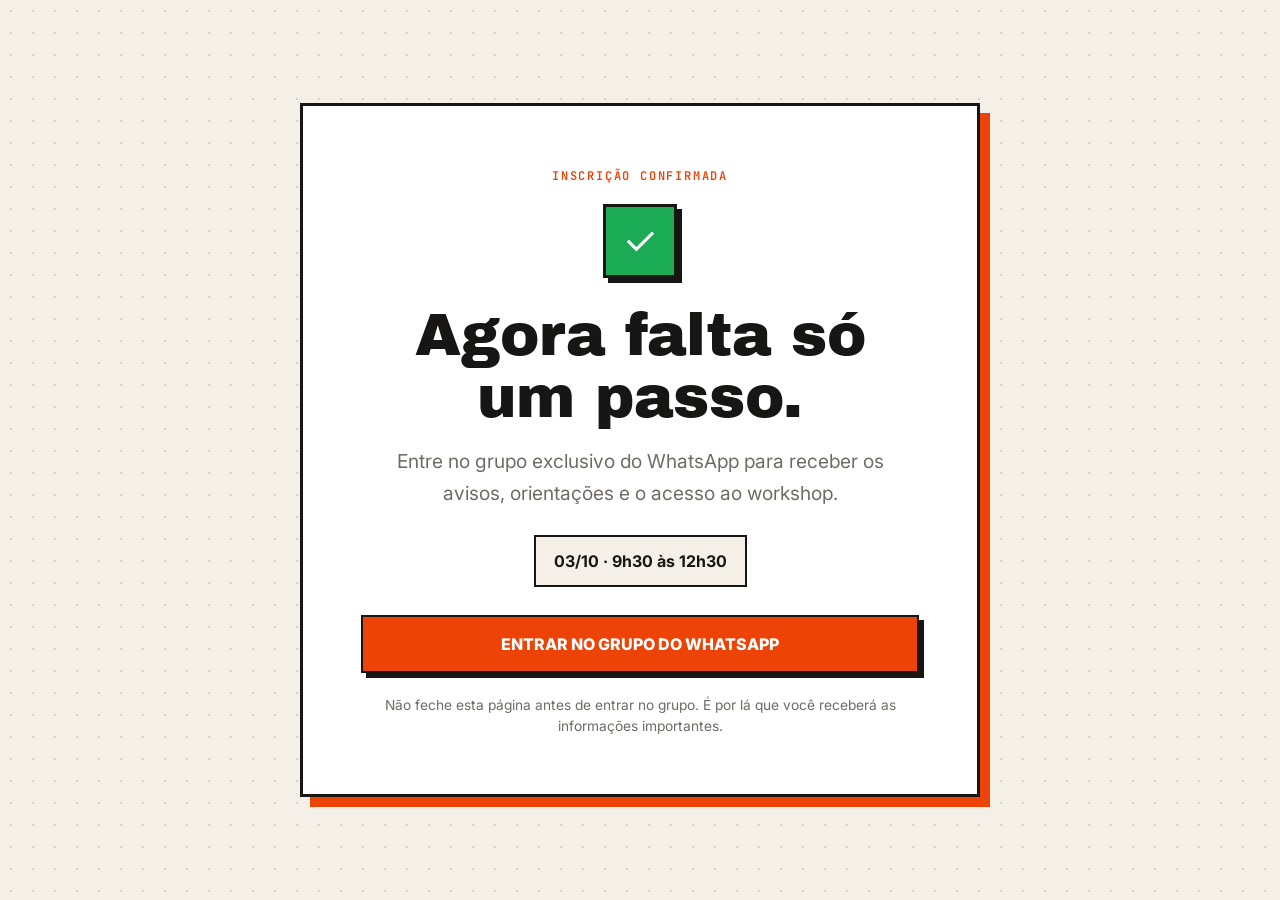
<file: obrigado/index.html>
<!doctype html>
<html lang="pt-BR">
<head>
  <meta charset="utf-8">
  <meta name="viewport" content="width=device-width, initial-scale=1">
  <meta name="robots" content="noindex,nofollow">
  <title>Inscrição confirmada · Claude na Prática</title>
  <meta name="description" content="Entre no grupo exclusivo do WhatsApp para receber os avisos do workshop Claude na Prática.">
  <link rel="preconnect" href="https://fonts.googleapis.com">
  <link rel="preconnect" href="https://fonts.gstatic.com" crossorigin>
  <link href="https://fonts.googleapis.com/css2?family=Archivo+Black&family=Inter:wght@400;500;600;700&family=JetBrains+Mono:wght@600&display=swap" rel="stylesheet">
  <style>
    :root{--ink:#171614;--cream:#f5f0e7;--card:#fff;--orange:#ed4307;--muted:#6f6a64;--green:#1cab55}
    *{box-sizing:border-box}body{margin:0;background:var(--cream);color:var(--ink);font-family:Inter,system-ui,sans-serif;min-height:100vh;display:grid;place-items:center;padding:28px 18px;background-image:radial-gradient(#d9d1c5 1px,transparent 1px);background-size:22px 22px}
    main{width:min(680px,100%);background:var(--card);border:3px solid var(--ink);padding:clamp(28px,6vw,58px);text-align:center;box-shadow:10px 10px 0 var(--orange)}
    .tag{display:inline-block;font:600 .75rem/1 JetBrains Mono,monospace;letter-spacing:.15em;text-transform:uppercase;color:var(--orange);margin-bottom:22px}
    .check{width:74px;height:74px;border:3px solid var(--ink);background:var(--green);color:#fff;display:grid;place-items:center;margin:0 auto 26px;font-size:2.5rem;box-shadow:5px 5px 0 var(--ink)}
    h1{font:clamp(2rem,7vw,3.7rem)/1.05 Archivo Black,Inter,sans-serif;margin:0 0 18px}
    .lead{font-size:clamp(1rem,3vw,1.2rem);line-height:1.65;color:var(--muted);max-width:550px;margin:0 auto 26px}
    .date{border:2px solid var(--ink);padding:14px 18px;margin:0 auto 28px;display:inline-block;font-weight:700;background:var(--cream)}
    .button{display:flex;align-items:center;justify-content:center;width:100%;min-height:58px;padding:15px 22px;background:var(--orange);color:#fff;border:2px solid var(--ink);box-shadow:5px 5px 0 var(--ink);font-weight:800;text-decoration:none;text-transform:uppercase;transition:.18s transform,.18s box-shadow}
    .button:hover{transform:translate(3px,3px);box-shadow:2px 2px 0 var(--ink)}
    .note{font-size:.86rem;line-height:1.5;color:var(--muted);margin:22px 0 0}
    @media(max-width:440px){main{padding:28px 20px}.button{font-size:.9rem}}
  </style>
  <script>
    !function(f,b,e,v,n,t,s){if(f.fbq)return;n=f.fbq=function(){n.callMethod?n.callMethod.apply(n,arguments):n.queue.push(arguments)};if(!f._fbq)f._fbq=n;n.push=n;n.loaded=!0;n.version='2.0';n.queue=[];t=b.createElement(e);t.async=!0;t.src=v;s=b.getElementsByTagName(e)[0];s.parentNode.insertBefore(t,s)}(window,document,'script','https://connect.facebook.net/en_US/fbevents.js');
    fbq('init','3140482732829083');fbq('track','PageView');
  </script>
</head>
<body>
  <main>
    <span class="tag">Inscrição confirmada</span>
    <div class="check" aria-hidden="true">✓</div>
    <h1>Agora falta só um passo.</h1>
    <p class="lead">Entre no grupo exclusivo do WhatsApp para receber os avisos, orientações e o acesso ao workshop.</p>
    <div class="date">03/10 · 9h30 às 12h30</div>
    <a class="button" href="https://chat.whatsapp.com/GLgCyGlvCQX1nO7WYfrYA8?s=cl&amp;p=i&amp;mlu=4&amp;ilr=4" target="_blank" rel="noopener noreferrer" onclick="if(window.fbq){fbq('track','Contact')}">Entrar no grupo do WhatsApp</a>
    <p class="note">Não feche esta página antes de entrar no grupo. É por lá que você receberá as informações importantes.</p>
  </main>
  <noscript><img height="1" width="1" style="display:none" src="https://www.facebook.com/tr?id=3140482732829083&amp;ev=PageView&amp;noscript=1" alt=""></noscript>
</body>
</html>
</file>
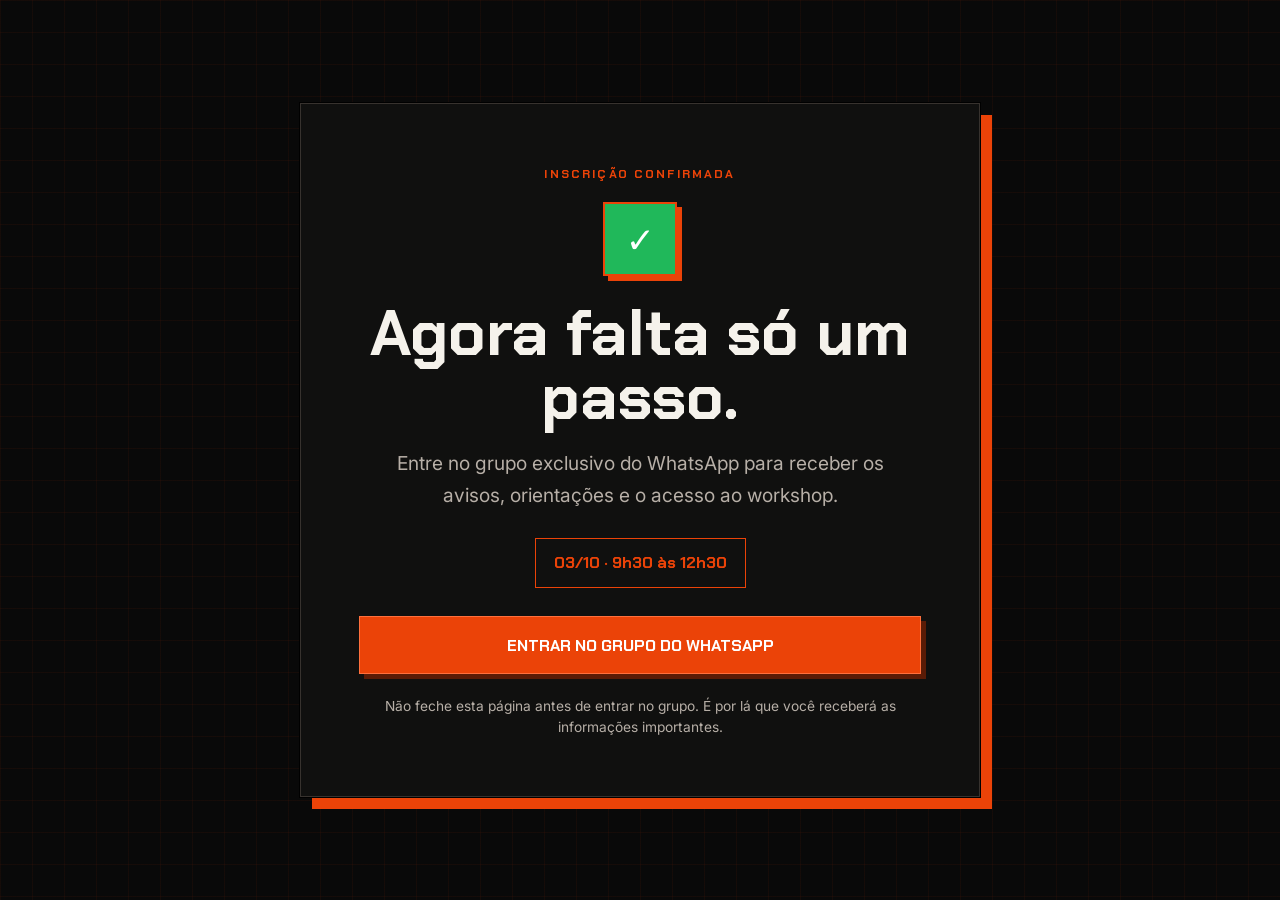
<file: b/obrigado/index.html>
<!doctype html>
<html lang="pt-BR">
<head>
  <meta charset="utf-8">
  <meta name="viewport" content="width=device-width, initial-scale=1">
  <meta name="robots" content="noindex,nofollow">
  <title>Inscrição confirmada · Claude na Prática</title>
  <meta name="description" content="Entre no grupo exclusivo do WhatsApp para receber os avisos do workshop Claude na Prática.">
  <link rel="preconnect" href="https://fonts.googleapis.com">
  <link rel="preconnect" href="https://fonts.gstatic.com" crossorigin>
  <link href="https://fonts.googleapis.com/css2?family=Chakra+Petch:wght@500;600;700&family=Doto:wght@700&family=Inter:wght@400;500;600;700&display=swap" rel="stylesheet">
  <style>
    :root{--black:#090909;--white:#f5f2eb;--orange:#eb4308;--line:#37322e;--muted:#b7afa7;--green:#20b85a}
    *{box-sizing:border-box}body{margin:0;background:var(--black);color:var(--white);font-family:Inter,system-ui,sans-serif;min-height:100vh;display:grid;place-items:center;padding:28px 18px;background-image:linear-gradient(rgba(235,67,8,.06) 1px,transparent 1px),linear-gradient(90deg,rgba(235,67,8,.06) 1px,transparent 1px);background-size:32px 32px}
    main{width:min(680px,100%);border:1px solid var(--line);padding:clamp(28px,6vw,58px);text-align:center;background:#10100f;box-shadow:0 0 0 1px #000,12px 12px 0 var(--orange)}
    .tag{display:inline-block;font:700 .75rem/1 Chakra Petch,sans-serif;letter-spacing:.18em;text-transform:uppercase;color:var(--orange);margin-bottom:22px}
    .check{width:74px;height:74px;border:2px solid var(--orange);background:var(--green);color:#fff;display:grid;place-items:center;margin:0 auto 26px;font:700 2.5rem/1 Doto,monospace;box-shadow:5px 5px 0 var(--orange)}
    h1{font:700 clamp(2.2rem,7vw,4rem)/1 Chakra Petch,sans-serif;margin:0 0 18px}
    .lead{font-size:clamp(1rem,3vw,1.2rem);line-height:1.65;color:var(--muted);max-width:550px;margin:0 auto 26px}
    .date{border:1px solid var(--orange);padding:14px 18px;margin:0 auto 28px;display:inline-block;font:700 1rem/1.3 Chakra Petch,sans-serif;color:var(--orange)}
    .button{display:flex;align-items:center;justify-content:center;width:100%;min-height:58px;padding:15px 22px;background:var(--orange);color:#fff;border:1px solid #ff703d;box-shadow:5px 5px 0 #5a1b06;font:700 1rem/1.2 Chakra Petch,sans-serif;text-decoration:none;text-transform:uppercase;transition:.18s transform,.18s box-shadow}
    .button:hover{transform:translate(3px,3px);box-shadow:2px 2px 0 #5a1b06}
    .note{font-size:.86rem;line-height:1.5;color:var(--muted);margin:22px 0 0}
    @media(max-width:440px){main{padding:28px 20px}.button{font-size:.9rem}}
  </style>
  <script>
    !function(f,b,e,v,n,t,s){if(f.fbq)return;n=f.fbq=function(){n.callMethod?n.callMethod.apply(n,arguments):n.queue.push(arguments)};if(!f._fbq)f._fbq=n;n.push=n;n.loaded=!0;n.version='2.0';n.queue=[];t=b.createElement(e);t.async=!0;t.src=v;s=b.getElementsByTagName(e)[0];s.parentNode.insertBefore(t,s)}(window,document,'script','https://connect.facebook.net/en_US/fbevents.js');
    fbq('init','3140482732829083');fbq('track','PageView');
  </script>
</head>
<body>
  <main>
    <span class="tag">Inscrição confirmada</span>
    <div class="check" aria-hidden="true">✓</div>
    <h1>Agora falta só um passo.</h1>
    <p class="lead">Entre no grupo exclusivo do WhatsApp para receber os avisos, orientações e o acesso ao workshop.</p>
    <div class="date">03/10 · 9h30 às 12h30</div>
    <a class="button" href="https://chat.whatsapp.com/GLgCyGlvCQX1nO7WYfrYA8?s=cl&amp;p=i&amp;mlu=4&amp;ilr=4" target="_blank" rel="noopener noreferrer" onclick="if(window.fbq){fbq('track','Contact')}">Entrar no grupo do WhatsApp</a>
    <p class="note">Não feche esta página antes de entrar no grupo. É por lá que você receberá as informações importantes.</p>
  </main>
  <noscript><img height="1" width="1" style="display:none" src="https://www.facebook.com/tr?id=3140482732829083&amp;ev=PageView&amp;noscript=1" alt=""></noscript>
</body>
</html>
</file>
